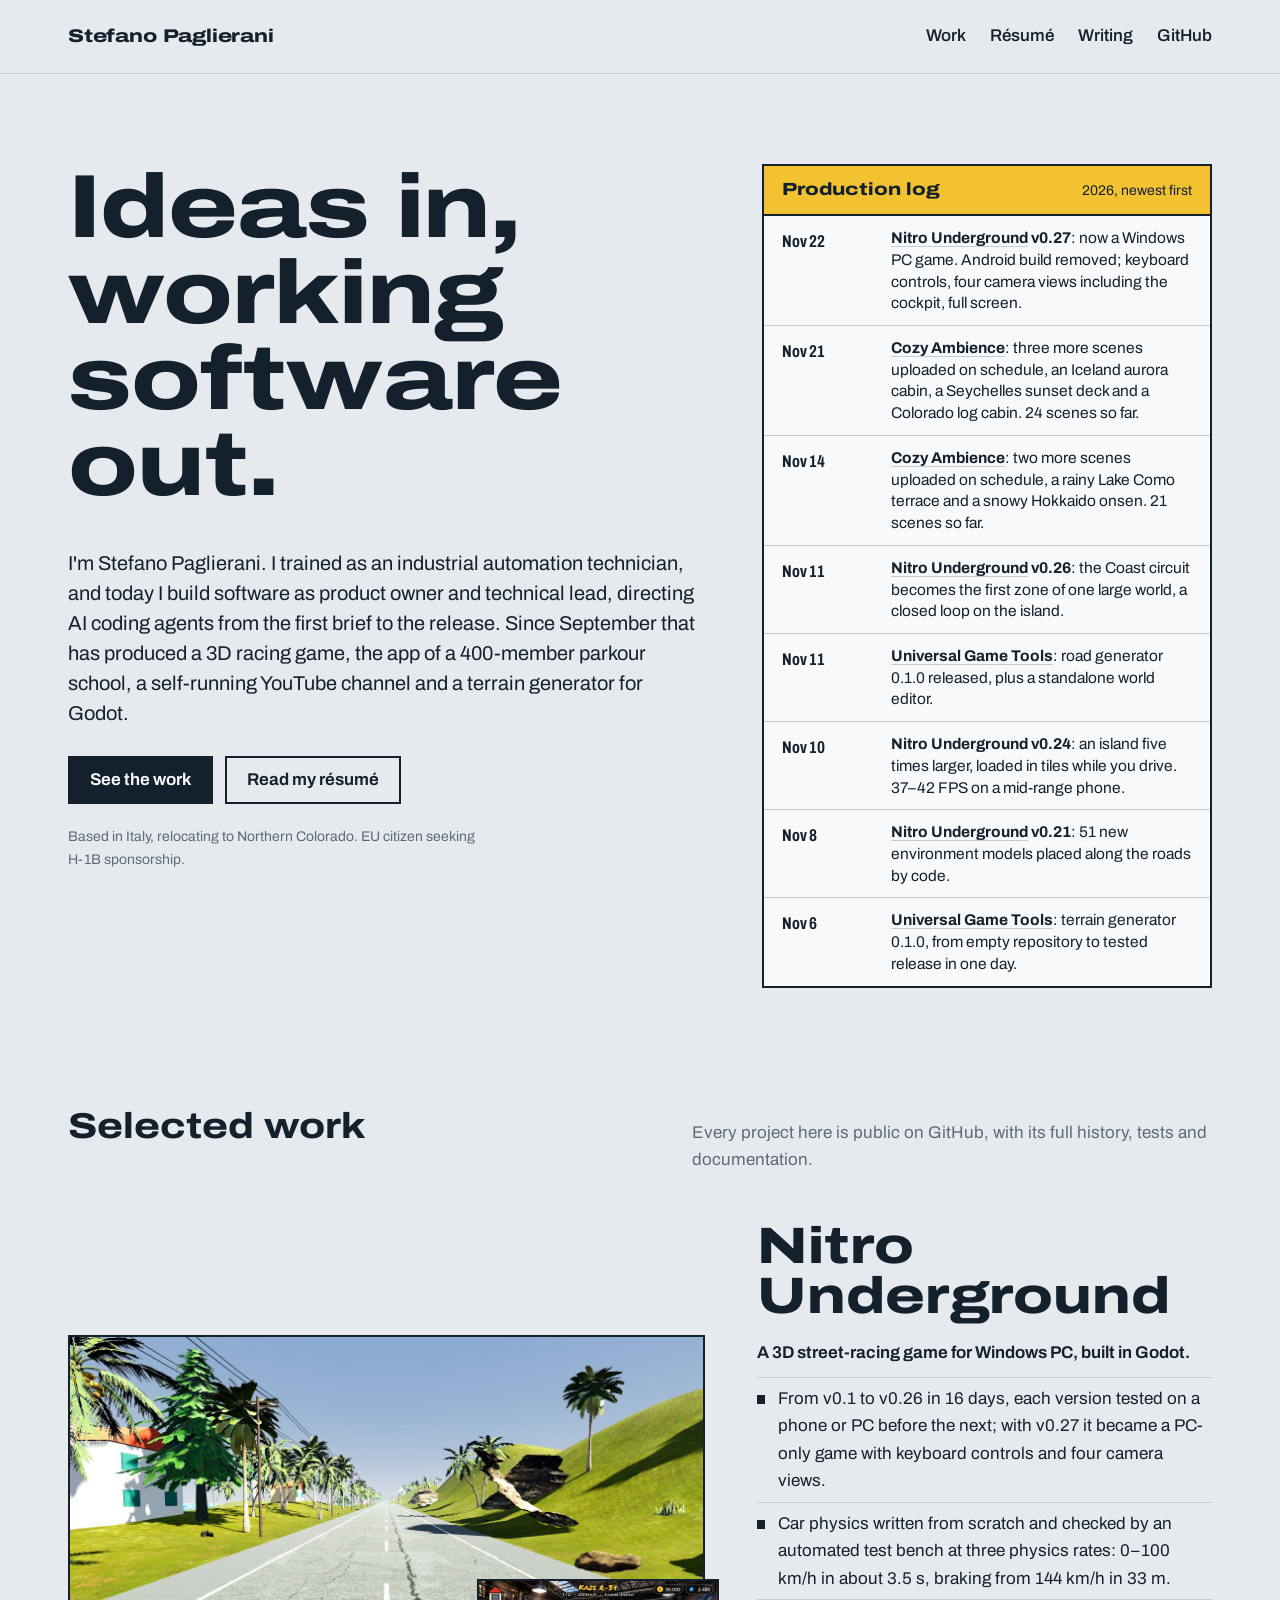
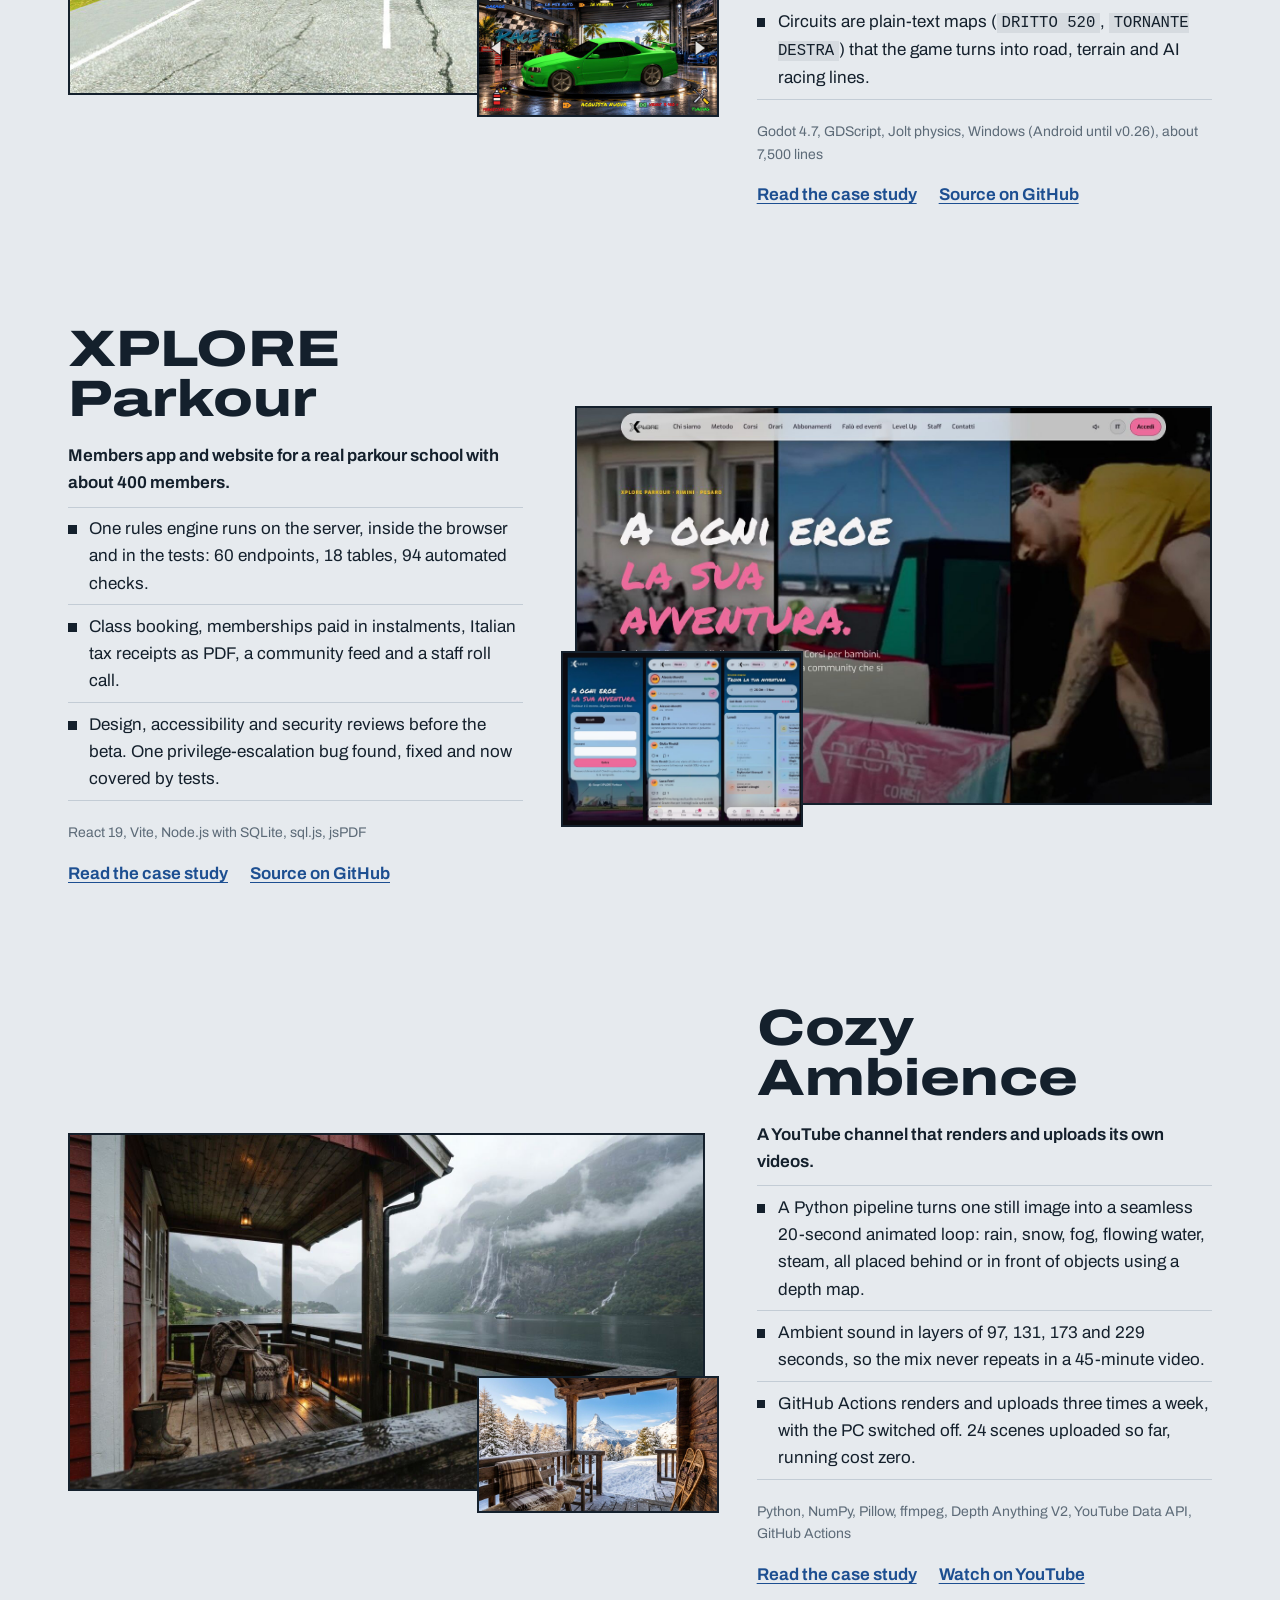
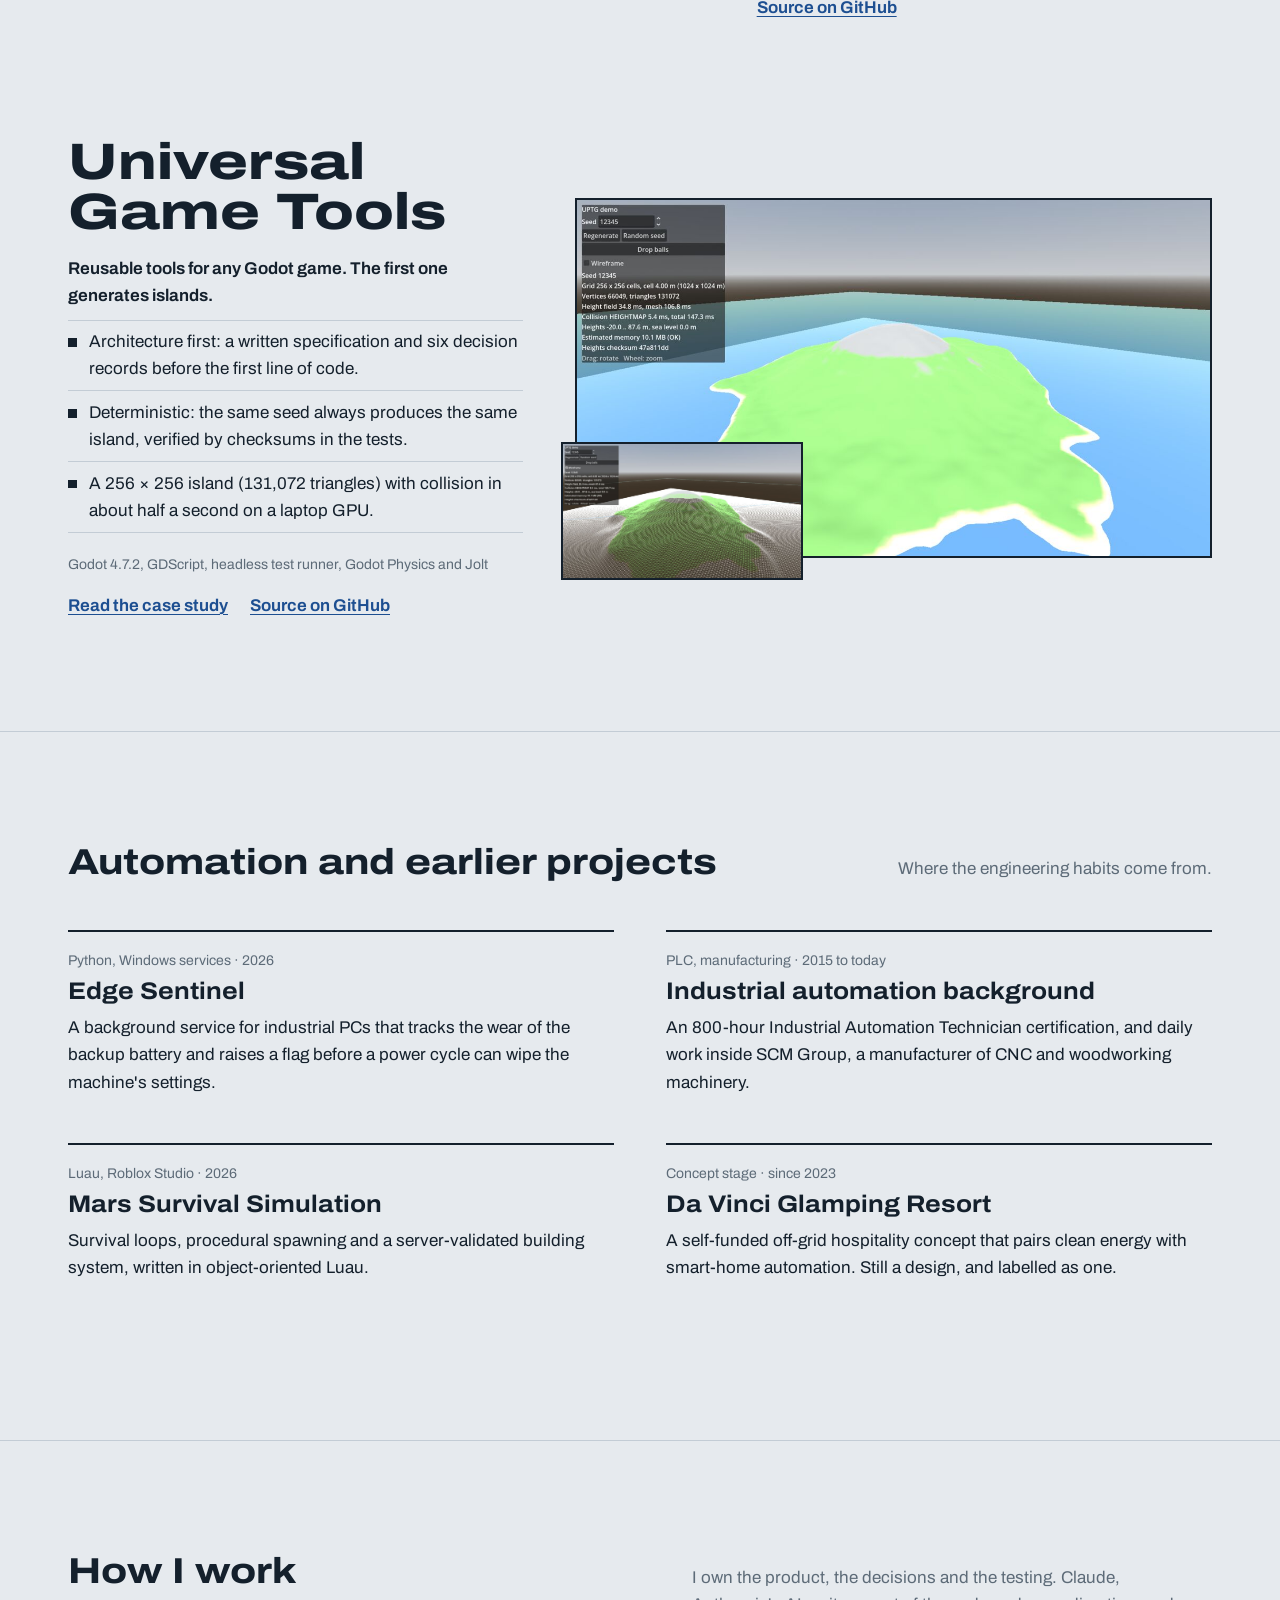
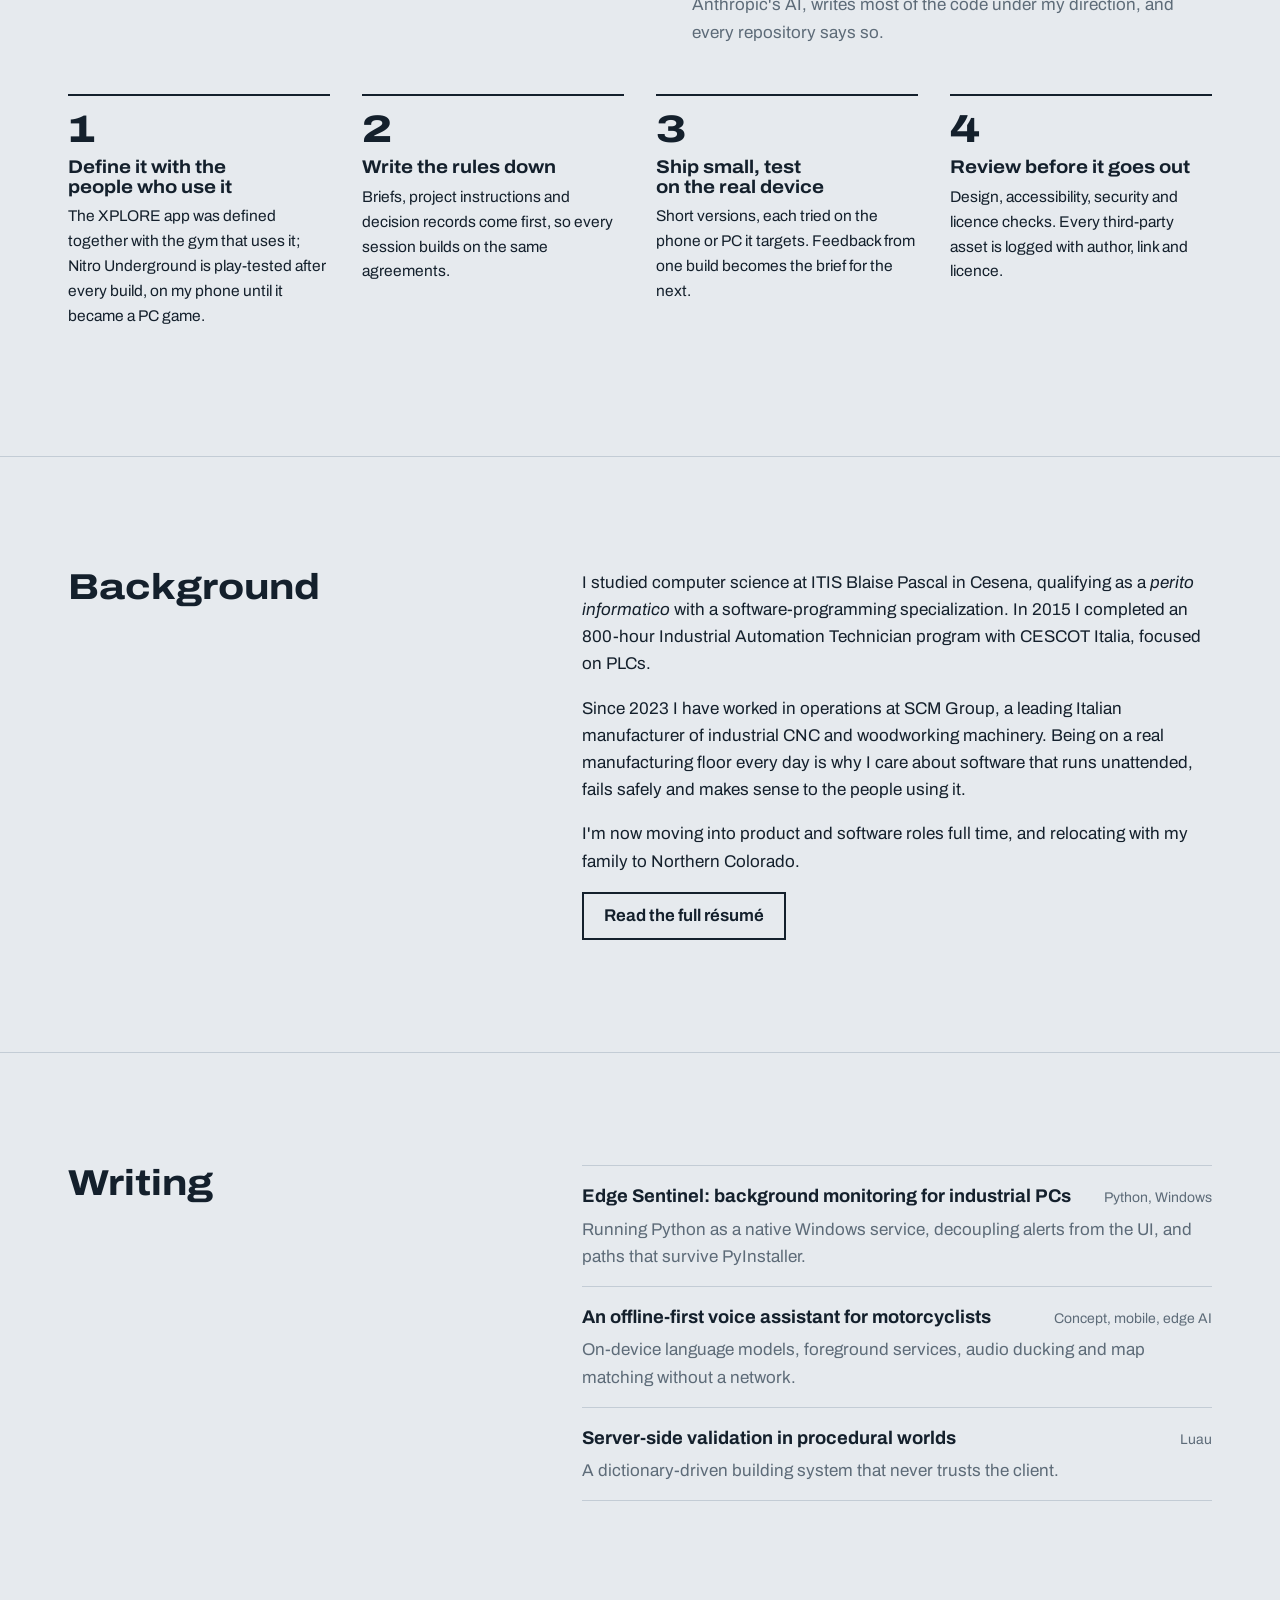
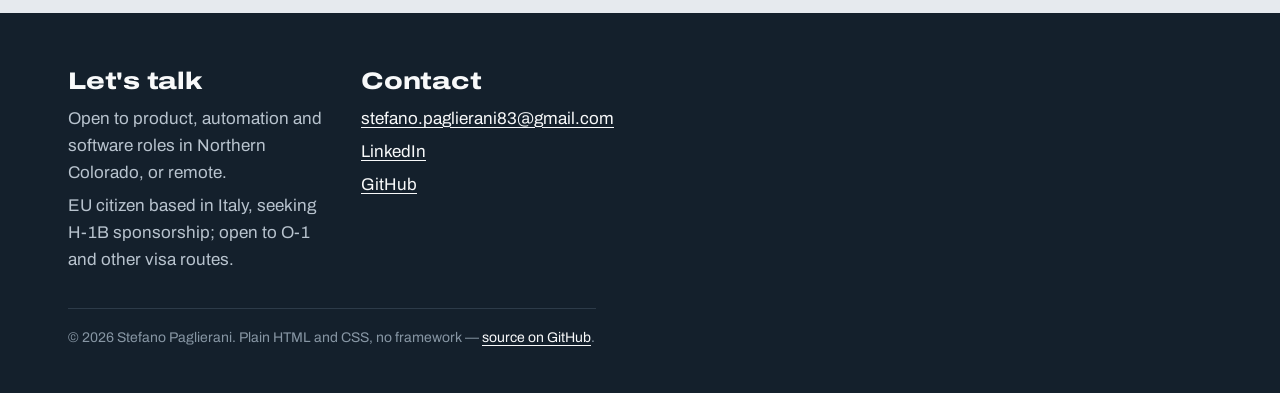
<file: index.html>
<!DOCTYPE html>
<html lang="en">
<head>
<meta charset="UTF-8">
<meta name="viewport" content="width=device-width, initial-scale=1">
<title>Stefano Paglierani — product builder, AI-directed software, industrial automation</title>
<meta name="description" content="Portfolio of Stefano Paglierani: a 3D racing game, a parkour school app, a self-running YouTube channel and a Godot terrain generator, built as product owner directing AI coding agents.">
<meta property="og:title" content="Stefano Paglierani — product builder, AI-directed software, industrial automation">
<meta property="og:description" content="Portfolio of Stefano Paglierani: a 3D racing game, a parkour school app, a self-running YouTube channel and a Godot terrain generator, built as product owner directing AI coding agents.">
<meta property="og:type" content="website">
<meta property="og:image" content="assets/img/nitro/v0.21-costa.jpg">
<meta name="theme-color" content="#e6eaee">
<link rel="icon" href="assets/img/favicon.svg" type="image/svg+xml">
<link rel="preload" href="assets/fonts/archivo-latin-wdth-normal.woff2" as="font" type="font/woff2" crossorigin>
<link rel="stylesheet" href="assets/css/site.css">
<script>document.documentElement.classList.add("js")</script>
</head>
<body>
<a class="skip" href="#main">Skip to content</a>
<header class="site-header">
  <div class="wrap">
    <a class="brand" href="index.html">Stefano Paglierani</a>
    <nav class="site-nav" aria-label="Main"><a href="index.html#work">Work</a><a href="resume.html">Résumé</a><a href="articles.html">Writing</a><a href="https://github.com/stefanopaglierani">GitHub</a></nav>
  </div>
</header>
<main id="main">

<section class="hero">
  <div class="wrap hero-grid">
    <div>
      <h1 class="wide">Ideas in, working software out.</h1>
      <p class="lead">I'm Stefano Paglierani. I trained as an industrial automation technician, and today I build software as product owner and technical lead, directing AI coding agents from the first brief to the release. Since September that has produced a 3D racing game, the app of a 400-member parkour school, a self-running YouTube channel and a terrain generator for Godot.</p>
      <div class="actions">
        <a class="btn solid" href="#work">See the work</a>
        <a class="btn" href="resume.html">Read my résumé</a>
      </div>
      <p class="status-line">Based in Italy, relocating to Northern Colorado. EU citizen seeking H-1B sponsorship.</p>
    </div>
    <aside class="log" aria-labelledby="log-title">
      <div class="log-title"><h2 id="log-title">Production log</h2><span>2026, newest first</span></div>
      <ol>
<li><time datetime="2026-11-22">Nov 22</time><span class="what"><b><a href="project-nitro-underground.html">Nitro Underground</a> v0.27</b>: now a Windows PC game. Android build removed; keyboard controls, four camera views including the cockpit, full screen.</span></li>
<li><time datetime="2026-11-21">Nov 21</time><span class="what"><b><a href="project-cozy-ambience.html">Cozy Ambience</a></b>: three more scenes uploaded on schedule, an Iceland aurora cabin, a Seychelles sunset deck and a Colorado log cabin. 24 scenes so far.</span></li>
<li><time datetime="2026-11-14">Nov 14</time><span class="what"><b><a href="project-cozy-ambience.html">Cozy Ambience</a></b>: two more scenes uploaded on schedule, a rainy Lake Como terrace and a snowy Hokkaido onsen. 21 scenes so far.</span></li>
<li><time datetime="2026-11-11">Nov 11</time><span class="what"><b><a href="project-nitro-underground.html">Nitro Underground</a> v0.26</b>: the Coast circuit becomes the first zone of one large world, a closed loop on the island.</span></li>
<li><time datetime="2026-11-11">Nov 11</time><span class="what"><b><a href="project-universal-game-tools.html">Universal Game Tools</a></b>: road generator 0.1.0 released, plus a standalone world editor.</span></li>
<li><time datetime="2026-11-10">Nov 10</time><span class="what"><b>Nitro Underground v0.24</b>: an island five times larger, loaded in tiles while you drive. 37&ndash;42 FPS on a mid-range phone.</span></li>
<li><time datetime="2026-11-08">Nov 8</time><span class="what"><b><a href="project-nitro-underground.html">Nitro Underground</a> v0.21</b>: 51 new environment models placed along the roads by code.</span></li>
<li><time datetime="2026-11-06">Nov 6</time><span class="what"><b><a href="project-universal-game-tools.html">Universal Game Tools</a></b>: terrain generator 0.1.0, from empty repository to tested release in one day.</span></li>
      </ol>
    </aside>
  </div>
</section>

<section class="section" id="work">
  <div class="wrap">
    <div class="section-head">
      <h2>Selected work</h2>
      <p>Every project here is public on GitHub, with its full history, tests and documentation.</p>
    </div>
    <div class="work">
<article class="work-item">
  <div class="work-media">
    <a href="project-nitro-underground.html" tabindex="-1" aria-hidden="true"><img src="assets/img/nitro/v0.21-costa.jpg" alt="Nitro Underground v0.21: coastal road with palm trees, hills and white houses" width="1280" height="720"></a>
    <img src="assets/img/nitro/v0.20.4-dealer.jpg" alt="The dealer screen with a green coupé on a turntable" width="1280" height="720" loading="lazy" class="inset">
  </div>
  <div class="work-text">
    <h3><a href="project-nitro-underground.html">Nitro Underground</a></h3>
    <p class="kind">A 3D street-racing game for Windows PC, built in Godot.</p>
    <ul class="facts"><li>From v0.1 to v0.26 in 16 days, each version tested on a phone or PC before the next; with v0.27 it became a PC-only game with keyboard controls and four camera views.</li><li>Car physics written from scratch and checked by an automated test bench at three physics rates: 0&ndash;100 km/h in about 3.5 s, braking from 144 km/h in 33 m.</li><li>Circuits are plain-text maps (<code>DRITTO 520</code>, <code>TORNANTE DESTRA</code>) that the game turns into road, terrain and AI racing lines.</li></ul>
    <p class="stack">Godot 4.7, GDScript, Jolt physics, Windows (Android until v0.26), about 7,500 lines</p>
    <div class="links"><a href="project-nitro-underground.html">Read the case study</a><a href="https://github.com/stefanopaglierani/nitro-underground">Source on GitHub</a></div>
  </div>
</article>
<article class="work-item">
  <div class="work-media">
    <a href="project-xplore-parkour.html" tabindex="-1" aria-hidden="true"><img src="assets/img/xplore/site-hero.jpg" alt="XPLORE Parkour website: 'A ogni eroe la sua avventura' over a parkour training video" width="1440" height="900" loading="lazy"></a>
    <img src="assets/img/xplore/app-screens-left.jpg" alt="Three app screens: sign-in, community feed and the weekly class timetable" width="1000" height="723" loading="lazy" class="inset">
  </div>
  <div class="work-text">
    <h3><a href="project-xplore-parkour.html">XPLORE Parkour</a></h3>
    <p class="kind">Members app and website for a real parkour school with about 400 members.</p>
    <ul class="facts"><li>One rules engine runs on the server, inside the browser and in the tests: 60 endpoints, 18 tables, 94 automated checks.</li><li>Class booking, memberships paid in instalments, Italian tax receipts as PDF, a community feed and a staff roll call.</li><li>Design, accessibility and security reviews before the beta. One privilege-escalation bug found, fixed and now covered by tests.</li></ul>
    <p class="stack">React 19, Vite, Node.js with SQLite, sql.js, jsPDF</p>
    <div class="links"><a href="project-xplore-parkour.html">Read the case study</a><a href="https://github.com/stefanopaglierani/xplore-parkour-app">Source on GitHub</a></div>
  </div>
</article>
<article class="work-item">
  <div class="work-media">
    <a href="project-cozy-ambience.html" tabindex="-1" aria-hidden="true"><img src="assets/img/cozy/fjord-porch-rain.jpg" alt="A wooden porch above a Norwegian fjord in the rain, with a lantern and a blanket" width="1376" height="768" loading="lazy"></a>
    <img src="assets/img/cozy/zermatt-snow-porch.jpg" alt="A snowy porch facing the Matterhorn, with a blanket and snowshoes" width="1376" height="768" loading="lazy" class="inset">
  </div>
  <div class="work-text">
    <h3><a href="project-cozy-ambience.html">Cozy Ambience</a></h3>
    <p class="kind">A YouTube channel that renders and uploads its own videos.</p>
    <ul class="facts"><li>A Python pipeline turns one still image into a seamless 20-second animated loop: rain, snow, fog, flowing water, steam, all placed behind or in front of objects using a depth map.</li><li>Ambient sound in layers of 97, 131, 173 and 229 seconds, so the mix never repeats in a 45-minute video.</li><li>GitHub Actions renders and uploads three times a week, with the PC switched off. 24 scenes uploaded so far, running cost zero.</li></ul>
    <p class="stack">Python, NumPy, Pillow, ffmpeg, Depth Anything V2, YouTube Data API, GitHub Actions</p>
    <div class="links"><a href="project-cozy-ambience.html">Read the case study</a><a href="https://www.youtube.com/@relaxing-video-b1k">Watch on YouTube</a><a href="https://github.com/stefanopaglierani/cozy-ambience">Source on GitHub</a></div>
  </div>
</article>
<article class="work-item">
  <div class="work-media">
    <a href="project-universal-game-tools.html" tabindex="-1" aria-hidden="true"><img src="assets/img/ugt/uptg_12345_solid.jpg" alt="A generated island with sandy coast, green slopes and a rocky peak, seed 12345" width="1200" height="675" loading="lazy"></a>
    <img src="assets/img/ugt/uptg_12345_wire.jpg" alt="The same island in wireframe, showing the triangle grid" width="1200" height="675" loading="lazy" class="inset">
  </div>
  <div class="work-text">
    <h3><a href="project-universal-game-tools.html">Universal Game Tools</a></h3>
    <p class="kind">Reusable tools for any Godot game. The first one generates islands.</p>
    <ul class="facts"><li>Architecture first: a written specification and six decision records before the first line of code.</li><li>Deterministic: the same seed always produces the same island, verified by checksums in the tests.</li><li>A 256 &times; 256 island (131,072 triangles) with collision in about half a second on a laptop GPU.</li></ul>
    <p class="stack">Godot 4.7.2, GDScript, headless test runner, Godot Physics and Jolt</p>
    <div class="links"><a href="project-universal-game-tools.html">Read the case study</a><a href="https://github.com/stefanopaglierani/universal-game-tools">Source on GitHub</a></div>
  </div>
</article>
    </div>
  </div>
</section>

<section class="section" id="more">
  <div class="wrap">
    <div class="section-head">
      <h2>Automation and earlier projects</h2>
      <p>Where the engineering habits come from.</p>
    </div>
    <div class="register">
      <article>
        <p class="meta">Python, Windows services &middot; 2026</p>
        <h3><a href="project-edge-sentinel.html">Edge Sentinel</a></h3>
        <p>A background service for industrial PCs that tracks the wear of the backup battery and raises a flag before a power cycle can wipe the machine's settings.</p>
      </article>
      <article>
        <p class="meta">PLC, manufacturing &middot; 2015 to today</p>
        <h3><a href="project-cnc.html">Industrial automation background</a></h3>
        <p>An 800-hour Industrial Automation Technician certification, and daily work inside SCM Group, a manufacturer of CNC and woodworking machinery.</p>
      </article>
      <article>
        <p class="meta">Luau, Roblox Studio &middot; 2026</p>
        <h3><a href="project-mars.html">Mars Survival Simulation</a></h3>
        <p>Survival loops, procedural spawning and a server-validated building system, written in object-oriented Luau.</p>
      </article>
      <article>
        <p class="meta">Concept stage &middot; since 2023</p>
        <h3><a href="project-integration.html">Da Vinci Glamping Resort</a></h3>
        <p>A self-funded off-grid hospitality concept that pairs clean energy with smart-home automation. Still a design, and labelled as one.</p>
      </article>
    </div>
  </div>
</section>

<section class="section" id="how">
  <div class="wrap">
    <div class="section-head">
      <h2>How I work</h2>
      <p>I own the product, the decisions and the testing. Claude, Anthropic's AI, writes most of the code under my direction, and every repository says so.</p>
    </div>
    <ol class="process">
      <li><h3>Define it with the people who use it</h3><p>The XPLORE app was defined together with the gym that uses it; Nitro Underground is play-tested after every build, on my phone until it became a PC game.</p></li>
      <li><h3>Write the rules down</h3><p>Briefs, project instructions and decision records come first, so every session builds on the same agreements.</p></li>
      <li><h3>Ship small, test on the real device</h3><p>Short versions, each tried on the phone or PC it targets. Feedback from one build becomes the brief for the next.</p></li>
      <li><h3>Review before it goes out</h3><p>Design, accessibility, security and licence checks. Every third-party asset is logged with author, link and licence.</p></li>
    </ol>
  </div>
</section>

<section class="section" id="background">
  <div class="wrap split">
    <h2>Background</h2>
    <div>
      <p>I studied computer science at ITIS Blaise Pascal in Cesena, qualifying as a <i>perito informatico</i> with a software-programming specialization. In 2015 I completed an 800-hour Industrial Automation Technician program with CESCOT Italia, focused on PLCs.</p>
      <p>Since 2023 I have worked in operations at SCM Group, a leading Italian manufacturer of industrial CNC and woodworking machinery. Being on a real manufacturing floor every day is why I care about software that runs unattended, fails safely and makes sense to the people using it.</p>
      <p>I'm now moving into product and software roles full time, and relocating with my family to Northern Colorado.</p>
      <div class="actions"><a class="btn" href="resume.html">Read the full résumé</a></div>
    </div>
  </div>
</section>

<section class="section" id="writing">
  <div class="wrap split">
    <h2>Writing</h2>
    <ul class="writing">
      <li><a href="project-edge-sentinel.html">Edge Sentinel: background monitoring for industrial PCs</a><span>Python, Windows</span><p>Running Python as a native Windows service, decoupling alerts from the UI, and paths that survive PyInstaller.</p></li>
      <li><a href="article-motorcycle-ai.html">An offline-first voice assistant for motorcyclists</a><span>Concept, mobile, edge AI</span><p>On-device language models, foreground services, audio ducking and map matching without a network.</p></li>
      <li><a href="article-luau-architecture.html">Server-side validation in procedural worlds</a><span>Luau</span><p>A dictionary-driven building system that never trusts the client.</p></li>
    </ul>
  </div>
</section>

</main>
<footer class="site-footer">
  <div class="wrap">
    <div>
      <h2 class="wide">Let's talk</h2>
      <p>Open to product, automation and software roles in Northern Colorado, or remote.</p>
      <p>EU citizen based in Italy, seeking H-1B sponsorship; open to O-1 and other visa routes.</p>
    </div>
    <div>
      <h2 class="wide">Contact</h2>
      <p><a href="mailto:stefano.paglierani83@gmail.com">stefano.paglierani83@gmail.com</a></p>
      <p><a href="https://www.linkedin.com/in/stefano-paglierani-a4067a398/">LinkedIn</a></p>
      <p><a href="https://github.com/stefanopaglierani">GitHub</a></p>
    </div>
    <p class="fine">&copy; 2026 Stefano Paglierani. Plain HTML and CSS, no framework &mdash; <a href="https://github.com/stefanopaglierani/Portfolio">source on GitHub</a>.</p>
  </div>
</footer>
<script src="assets/js/site.js" defer></script>
</body>
</html>
</file>
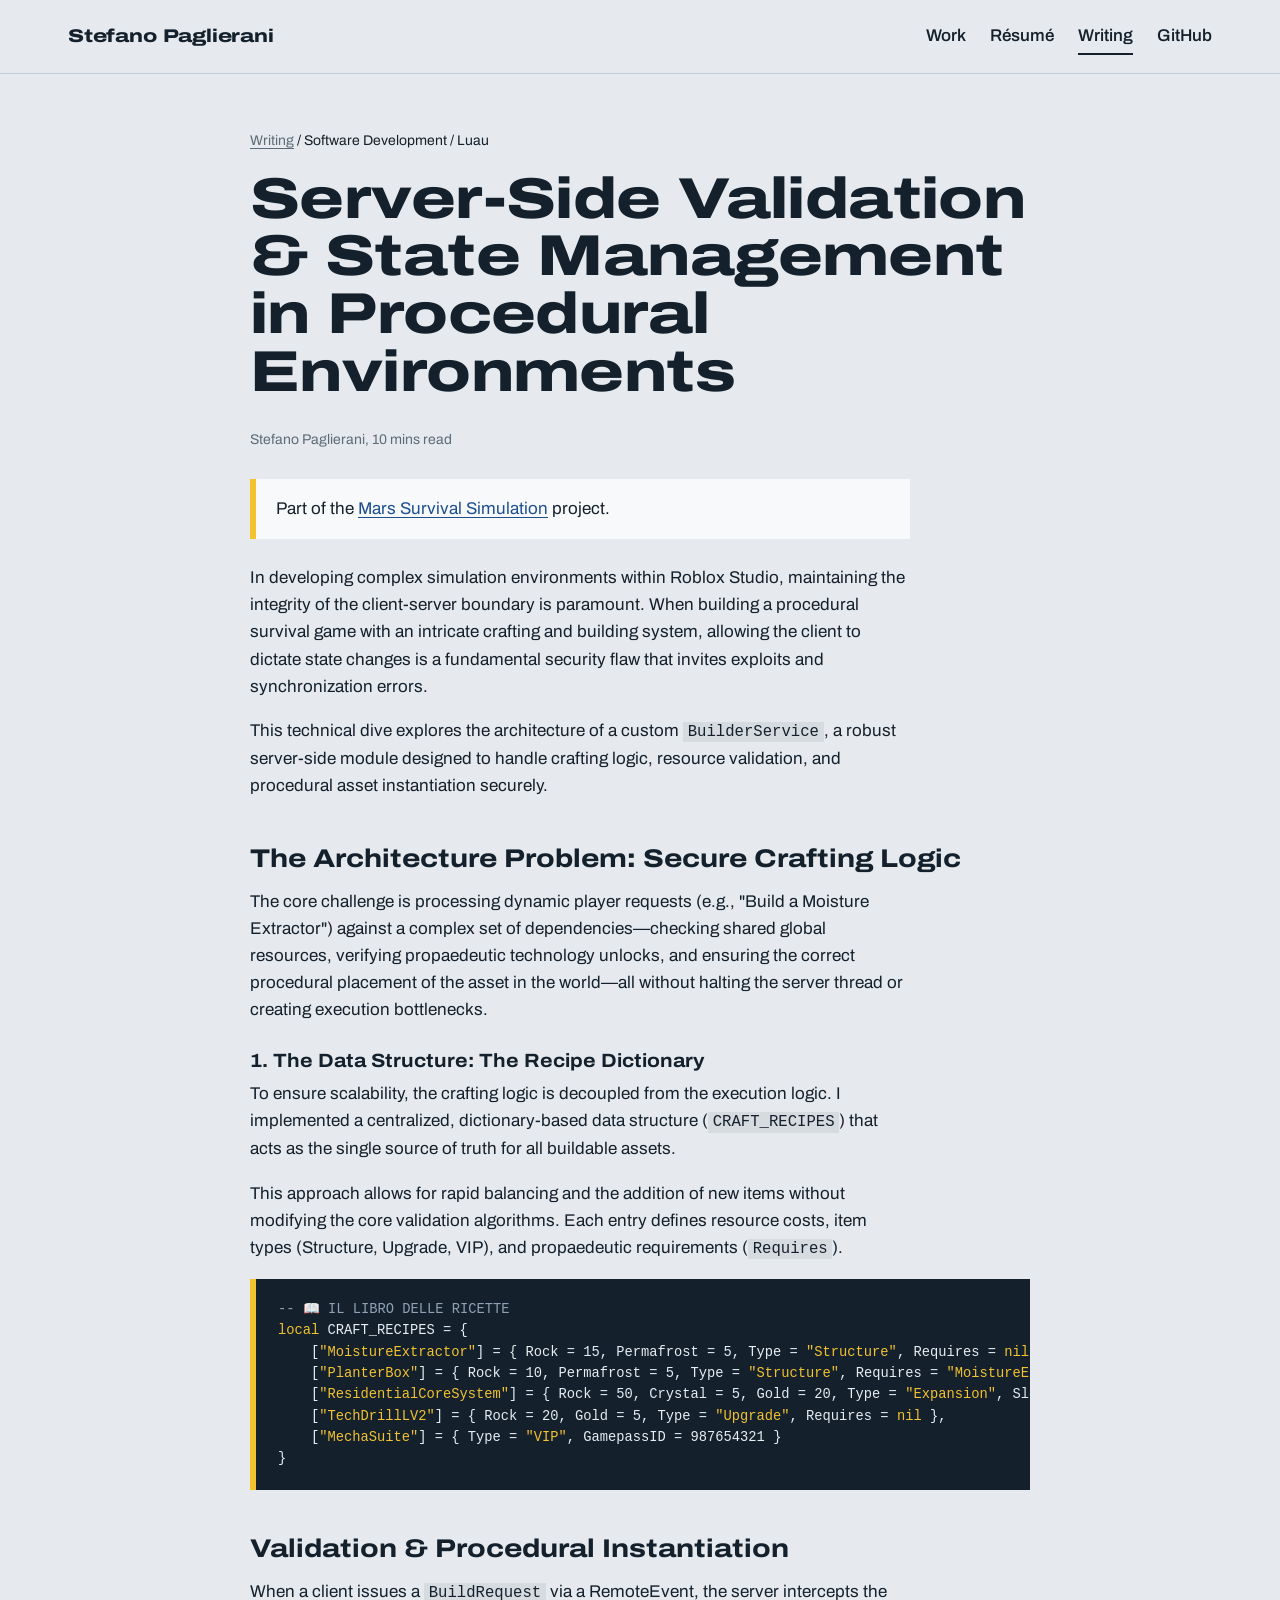
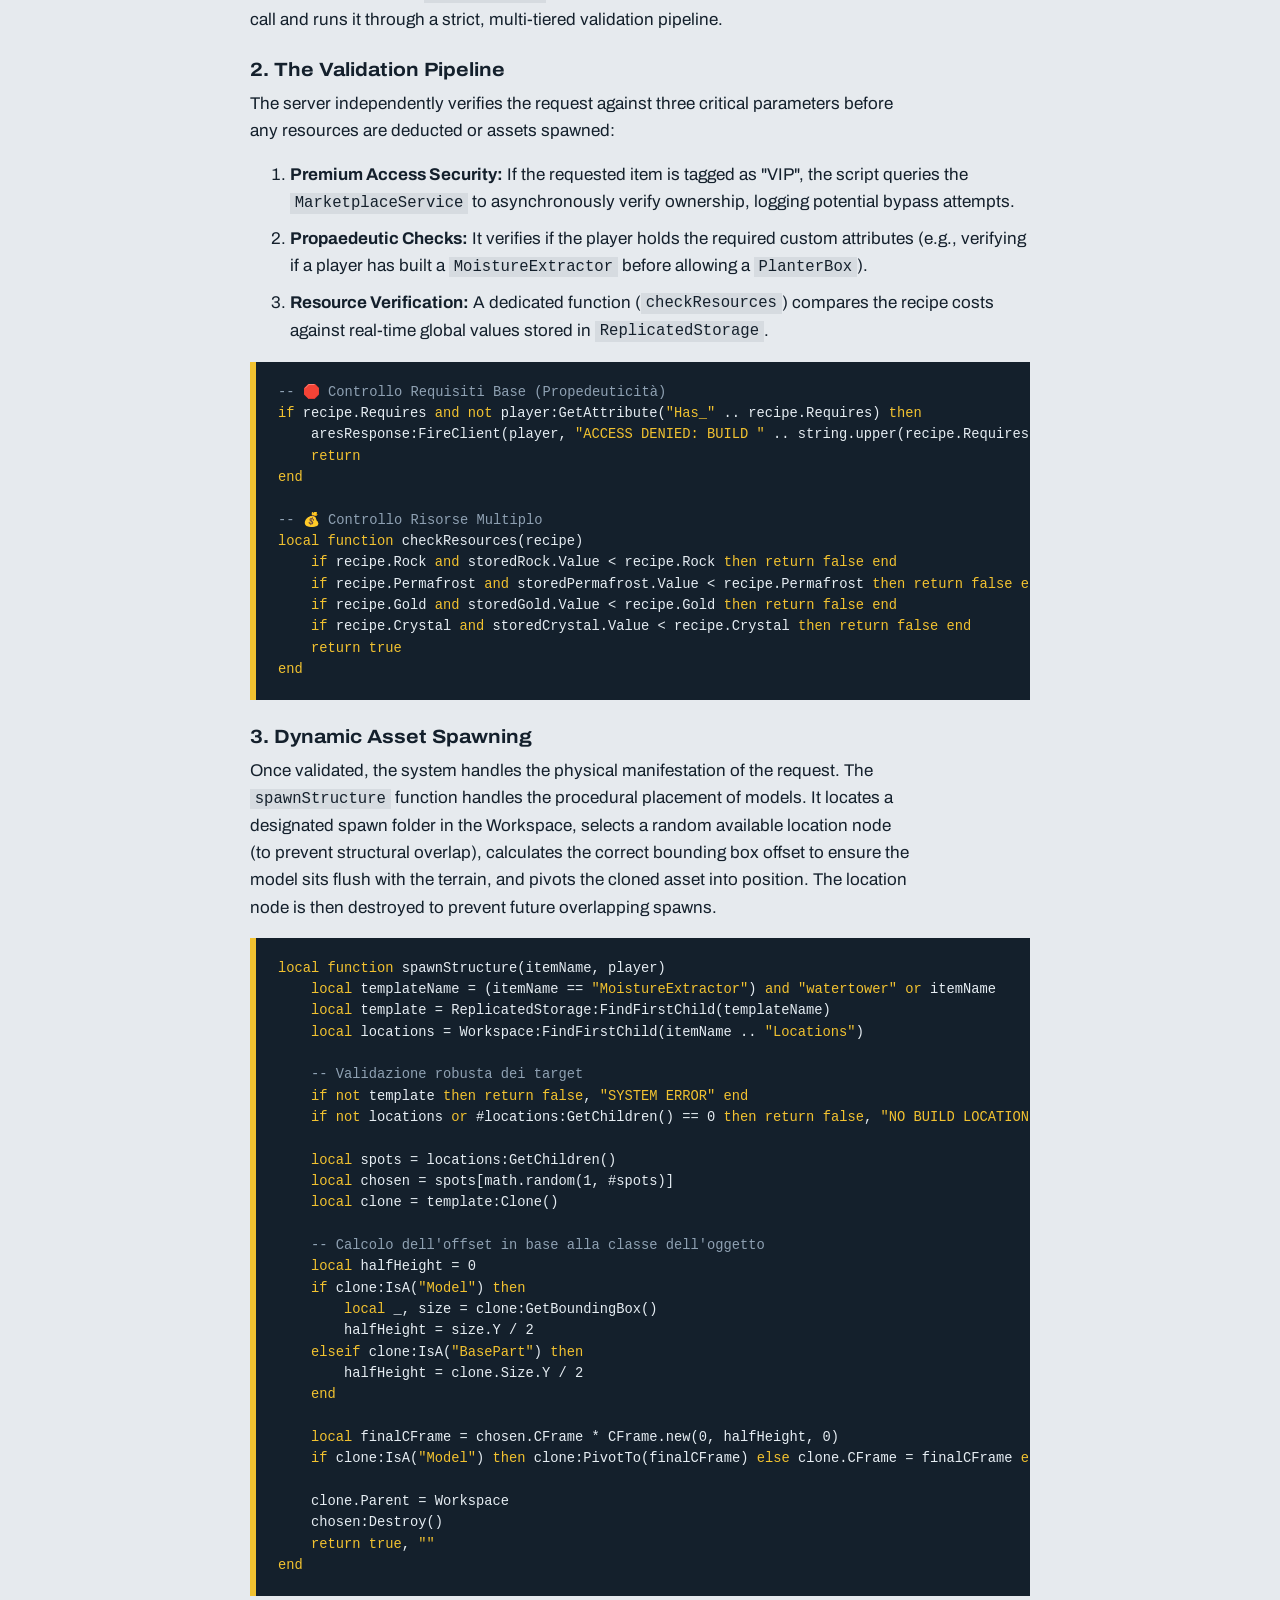
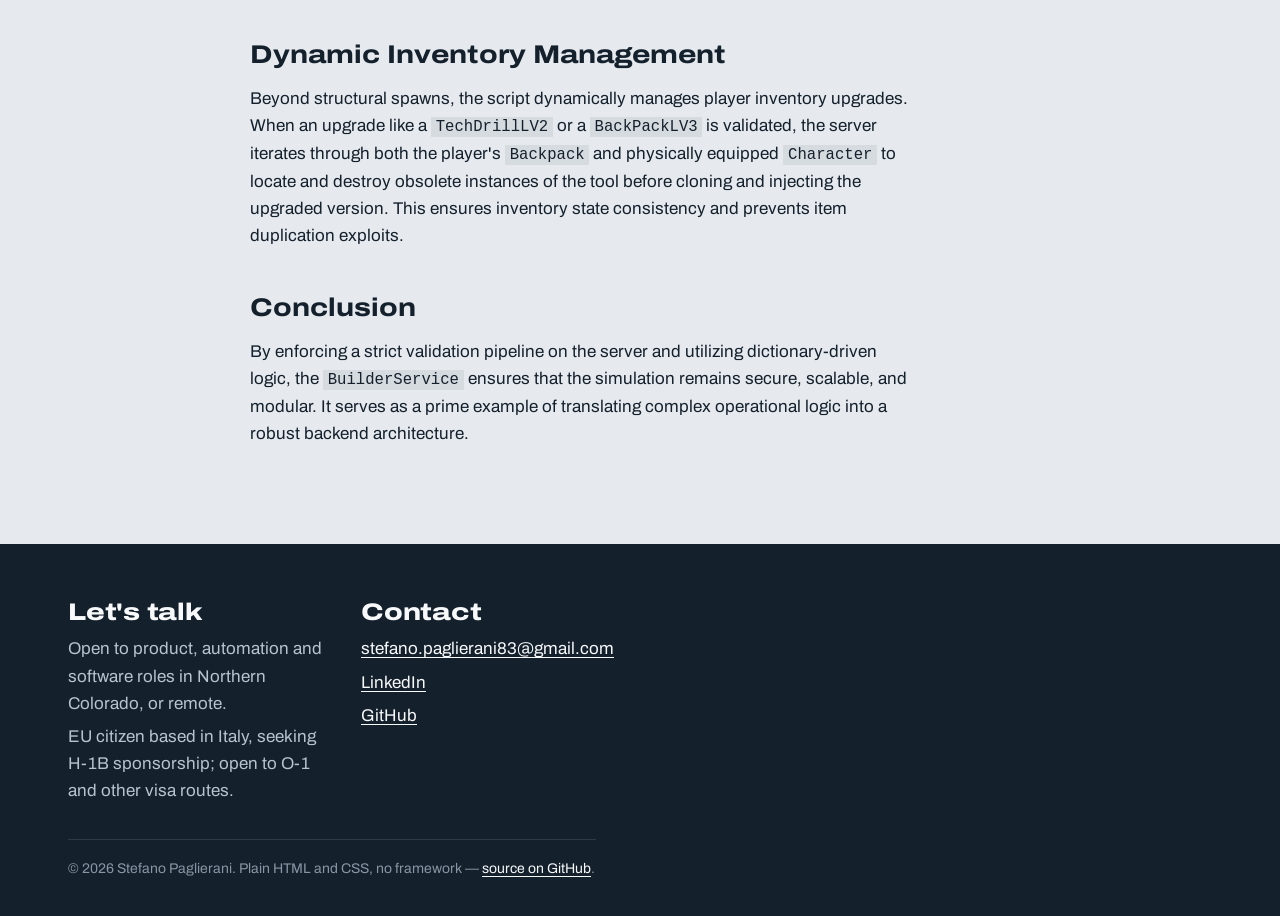
<file: article-luau-architecture.html>
<!DOCTYPE html>
<html lang="en">
<head>
<meta charset="UTF-8">
<meta name="viewport" content="width=device-width, initial-scale=1">
<title>Server-side validation in procedural worlds | Stefano Paglierani</title>
<meta name="description" content="A dictionary-driven, server-validated building system in Luau: recipes, prerequisite checks, resource verification and procedural placement.">
<meta property="og:title" content="Server-side validation in procedural worlds | Stefano Paglierani">
<meta property="og:description" content="A dictionary-driven, server-validated building system in Luau: recipes, prerequisite checks, resource verification and procedural placement.">
<meta property="og:type" content="website">
<meta name="theme-color" content="#e6eaee">
<link rel="icon" href="assets/img/favicon.svg" type="image/svg+xml">
<link rel="preload" href="assets/fonts/archivo-latin-wdth-normal.woff2" as="font" type="font/woff2" crossorigin>
<link rel="stylesheet" href="assets/css/site.css">
<script>document.documentElement.classList.add("js")</script>
</head>
<body>
<a class="skip" href="#main">Skip to content</a>
<header class="site-header">
  <div class="wrap">
    <a class="brand" href="index.html">Stefano Paglierani</a>
    <nav class="site-nav" aria-label="Main"><a href="index.html#work">Work</a><a href="resume.html">Résumé</a><a href="articles.html" aria-current="page">Writing</a><a href="https://github.com/stefanopaglierani">GitHub</a></nav>
  </div>
</header>
<main id="main">
<div class="wrap"><article class="article">
  <p class="crumbs"><a href="articles.html">Writing</a> / Software Development / Luau</p>
  <h1 class="wide">Server-Side Validation & State Management in Procedural Environments</h1>
  <p class="byline">Stefano Paglierani, 10 mins read</p>
  <div class="callout"><p>Part of the <a href="project-mars.html">Mars Survival Simulation</a> project.</p></div>

        
        <p>In developing complex simulation environments within Roblox Studio, maintaining the integrity of the client-server boundary is paramount. When building a procedural survival game with an intricate crafting and building system, allowing the client to dictate state changes is a fundamental security flaw that invites exploits and synchronization errors.</p>
        
        <p>This technical dive explores the architecture of a custom <code>BuilderService</code>, a robust server-side module designed to handle crafting logic, resource validation, and procedural asset instantiation securely.</p>

        <h2>The Architecture Problem: Secure Crafting Logic</h2>
        <p>The core challenge is processing dynamic player requests (e.g., "Build a Moisture Extractor") against a complex set of dependencies—checking shared global resources, verifying propaedeutic technology unlocks, and ensuring the correct procedural placement of the asset in the world—all without halting the server thread or creating execution bottlenecks.</p>

        <h3>1. The Data Structure: The Recipe Dictionary</h3>
        <p>To ensure scalability, the crafting logic is decoupled from the execution logic. I implemented a centralized, dictionary-based data structure (<code>CRAFT_RECIPES</code>) that acts as the single source of truth for all buildable assets.</p>
        
        <p>This approach allows for rapid balancing and the addition of new items without modifying the core validation algorithms. Each entry defines resource costs, item types (Structure, Upgrade, VIP), and propaedeutic requirements (<code>Requires</code>).</p>

        <pre class="code"><code><span class="c">-- 📖 IL LIBRO DELLE RICETTE</span>
<span class="k">local</span> CRAFT_RECIPES = {
    [<span class="k">"MoistureExtractor"</span>] = { Rock = 15, Permafrost = 5, Type = <span class="k">"Structure"</span>, Requires = <span class="k">nil</span> },
    [<span class="k">"PlanterBox"</span>] = { Rock = 10, Permafrost = 5, Type = <span class="k">"Structure"</span>, Requires = <span class="k">"MoistureExtractor"</span> },
    [<span class="k">"ResidentialCoreSystem"</span>] = { Rock = 50, Crystal = 5, Gold = 20, Type = <span class="k">"Expansion"</span>, Slot = <span class="k">"Slot_Residential"</span>, Blueprint = <span class="k">"Residential"</span> },
    [<span class="k">"TechDrillLV2"</span>] = { Rock = 20, Gold = 5, Type = <span class="k">"Upgrade"</span>, Requires = <span class="k">nil</span> },
    [<span class="k">"MechaSuite"</span>] = { Type = <span class="k">"VIP"</span>, GamepassID = 987654321 }      
}</code></pre>

        <h2>Validation & Procedural Instantiation</h2>
        <p>When a client issues a <code>BuildRequest</code> via a RemoteEvent, the server intercepts the call and runs it through a strict, multi-tiered validation pipeline.</p>

        <h3>2. The Validation Pipeline</h3>
        <p>The server independently verifies the request against three critical parameters before any resources are deducted or assets spawned:</p>
        <ol>
            <li><strong>Premium Access Security:</strong> If the requested item is tagged as "VIP", the script queries the <code>MarketplaceService</code> to asynchronously verify ownership, logging potential bypass attempts.</li>
            <li><strong>Propaedeutic Checks:</strong> It verifies if the player holds the required custom attributes (e.g., verifying if a player has built a <code>MoistureExtractor</code> before allowing a <code>PlanterBox</code>).</li>
            <li><strong>Resource Verification:</strong> A dedicated function (<code>checkResources</code>) compares the recipe costs against real-time global values stored in <code>ReplicatedStorage</code>.</li>
        </ol>

        <pre class="code"><code><span class="c">-- 🛑 Controllo Requisiti Base (Propedeuticità)</span>
<span class="k">if</span> recipe.Requires <span class="k">and not</span> player:GetAttribute(<span class="k">"Has_"</span> .. recipe.Requires) <span class="k">then</span>
    aresResponse:FireClient(player, <span class="k">"ACCESS DENIED: BUILD "</span> .. string.upper(recipe.Requires) .. <span class="k">" FIRST."</span>, <span class="k">true</span>)
    <span class="k">return</span>
<span class="k">end</span>

<span class="c">-- 💰 Controllo Risorse Multiplo</span>
<span class="k">local function</span> checkResources(recipe)
    <span class="k">if</span> recipe.Rock <span class="k">and</span> storedRock.Value < recipe.Rock <span class="k">then return false end</span>
    <span class="k">if</span> recipe.Permafrost <span class="k">and</span> storedPermafrost.Value < recipe.Permafrost <span class="k">then return false end</span>
    <span class="k">if</span> recipe.Gold <span class="k">and</span> storedGold.Value < recipe.Gold <span class="k">then return false end</span>
    <span class="k">if</span> recipe.Crystal <span class="k">and</span> storedCrystal.Value < recipe.Crystal <span class="k">then return false end</span>
    <span class="k">return true</span>
<span class="k">end</span></code></pre>

        <h3>3. Dynamic Asset Spawning</h3>
        <p>Once validated, the system handles the physical manifestation of the request. The <code>spawnStructure</code> function handles the procedural placement of models. It locates a designated spawn folder in the Workspace, selects a random available location node (to prevent structural overlap), calculates the correct bounding box offset to ensure the model sits flush with the terrain, and pivots the cloned asset into position. The location node is then destroyed to prevent future overlapping spawns.</p>

        <pre class="code"><code><span class="k">local function</span> spawnStructure(itemName, player)
    <span class="k">local</span> templateName = (itemName == <span class="k">"MoistureExtractor"</span>) <span class="k">and "watertower" or</span> itemName
    <span class="k">local</span> template = ReplicatedStorage:FindFirstChild(templateName)
    <span class="k">local</span> locations = Workspace:FindFirstChild(itemName .. <span class="k">"Locations"</span>)

    <span class="c">-- Validazione robusta dei target</span>
    <span class="k">if not</span> template <span class="k">then return false</span>, <span class="k">"SYSTEM ERROR" end</span>
    <span class="k">if not</span> locations <span class="k">or</span> #locations:GetChildren() == 0 <span class="k">then return false</span>, <span class="k">"NO BUILD LOCATION" end</span>

    <span class="k">local</span> spots = locations:GetChildren()
    <span class="k">local</span> chosen = spots[math.random(1, #spots)]
    <span class="k">local</span> clone = template:Clone()

    <span class="c">-- Calcolo dell'offset in base alla classe dell'oggetto</span>
    <span class="k">local</span> halfHeight = 0
    <span class="k">if</span> clone:IsA(<span class="k">"Model"</span>) <span class="k">then</span>
        <span class="k">local</span> _, size = clone:GetBoundingBox()
        halfHeight = size.Y / 2
    <span class="k">elseif</span> clone:IsA(<span class="k">"BasePart"</span>) <span class="k">then</span>
        halfHeight = clone.Size.Y / 2
    <span class="k">end</span>

    <span class="k">local</span> finalCFrame = chosen.CFrame * CFrame.new(0, halfHeight, 0)
    <span class="k">if</span> clone:IsA(<span class="k">"Model"</span>) <span class="k">then</span> clone:PivotTo(finalCFrame) <span class="k">else</span> clone.CFrame = finalCFrame <span class="k">end</span>

    clone.Parent = Workspace
    chosen:Destroy()
    <span class="k">return true</span>, <span class="k">""</span>
<span class="k">end</span></code></pre>

        <h2>Dynamic Inventory Management</h2>
        <p>Beyond structural spawns, the script dynamically manages player inventory upgrades. When an upgrade like a <code>TechDrillLV2</code> or a <code>BackPackLV3</code> is validated, the server iterates through both the player's <code>Backpack</code> and physically equipped <code>Character</code> to locate and destroy obsolete instances of the tool before cloning and injecting the upgraded version. This ensures inventory state consistency and prevents item duplication exploits.</p>

        <h2>Conclusion</h2>
        <p>By enforcing a strict validation pipeline on the server and utilizing dictionary-driven logic, the <code>BuilderService</code> ensures that the simulation remains secure, scalable, and modular. It serves as a prime example of translating complex operational logic into a robust backend architecture.</p>

    
</article></div>
</main>
<footer class="site-footer">
  <div class="wrap">
    <div>
      <h2 class="wide">Let's talk</h2>
      <p>Open to product, automation and software roles in Northern Colorado, or remote.</p>
      <p>EU citizen based in Italy, seeking H-1B sponsorship; open to O-1 and other visa routes.</p>
    </div>
    <div>
      <h2 class="wide">Contact</h2>
      <p><a href="mailto:stefano.paglierani83@gmail.com">stefano.paglierani83@gmail.com</a></p>
      <p><a href="https://www.linkedin.com/in/stefano-paglierani-a4067a398/">LinkedIn</a></p>
      <p><a href="https://github.com/stefanopaglierani">GitHub</a></p>
    </div>
    <p class="fine">&copy; 2026 Stefano Paglierani. Plain HTML and CSS, no framework &mdash; <a href="https://github.com/stefanopaglierani/Portfolio">source on GitHub</a>.</p>
  </div>
</footer>
<script src="assets/js/site.js" defer></script>
</body>
</html>
</file>
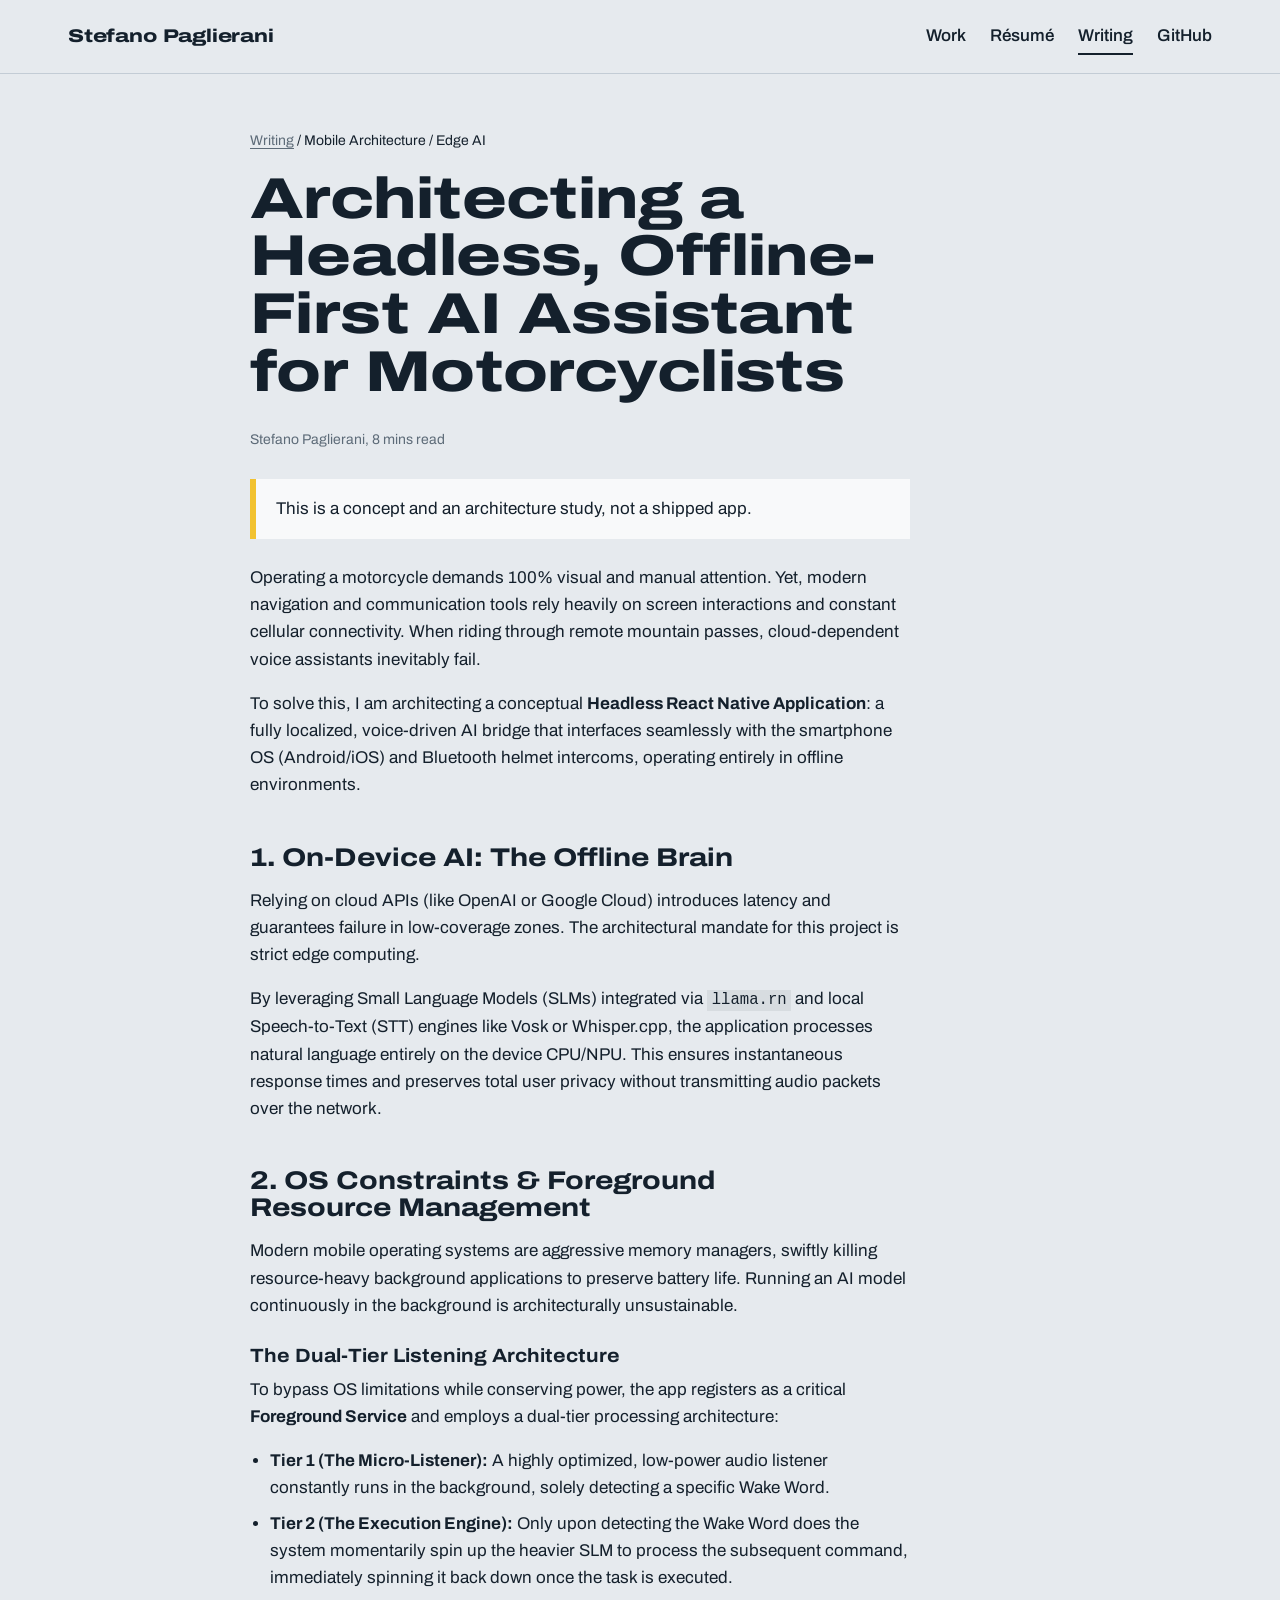
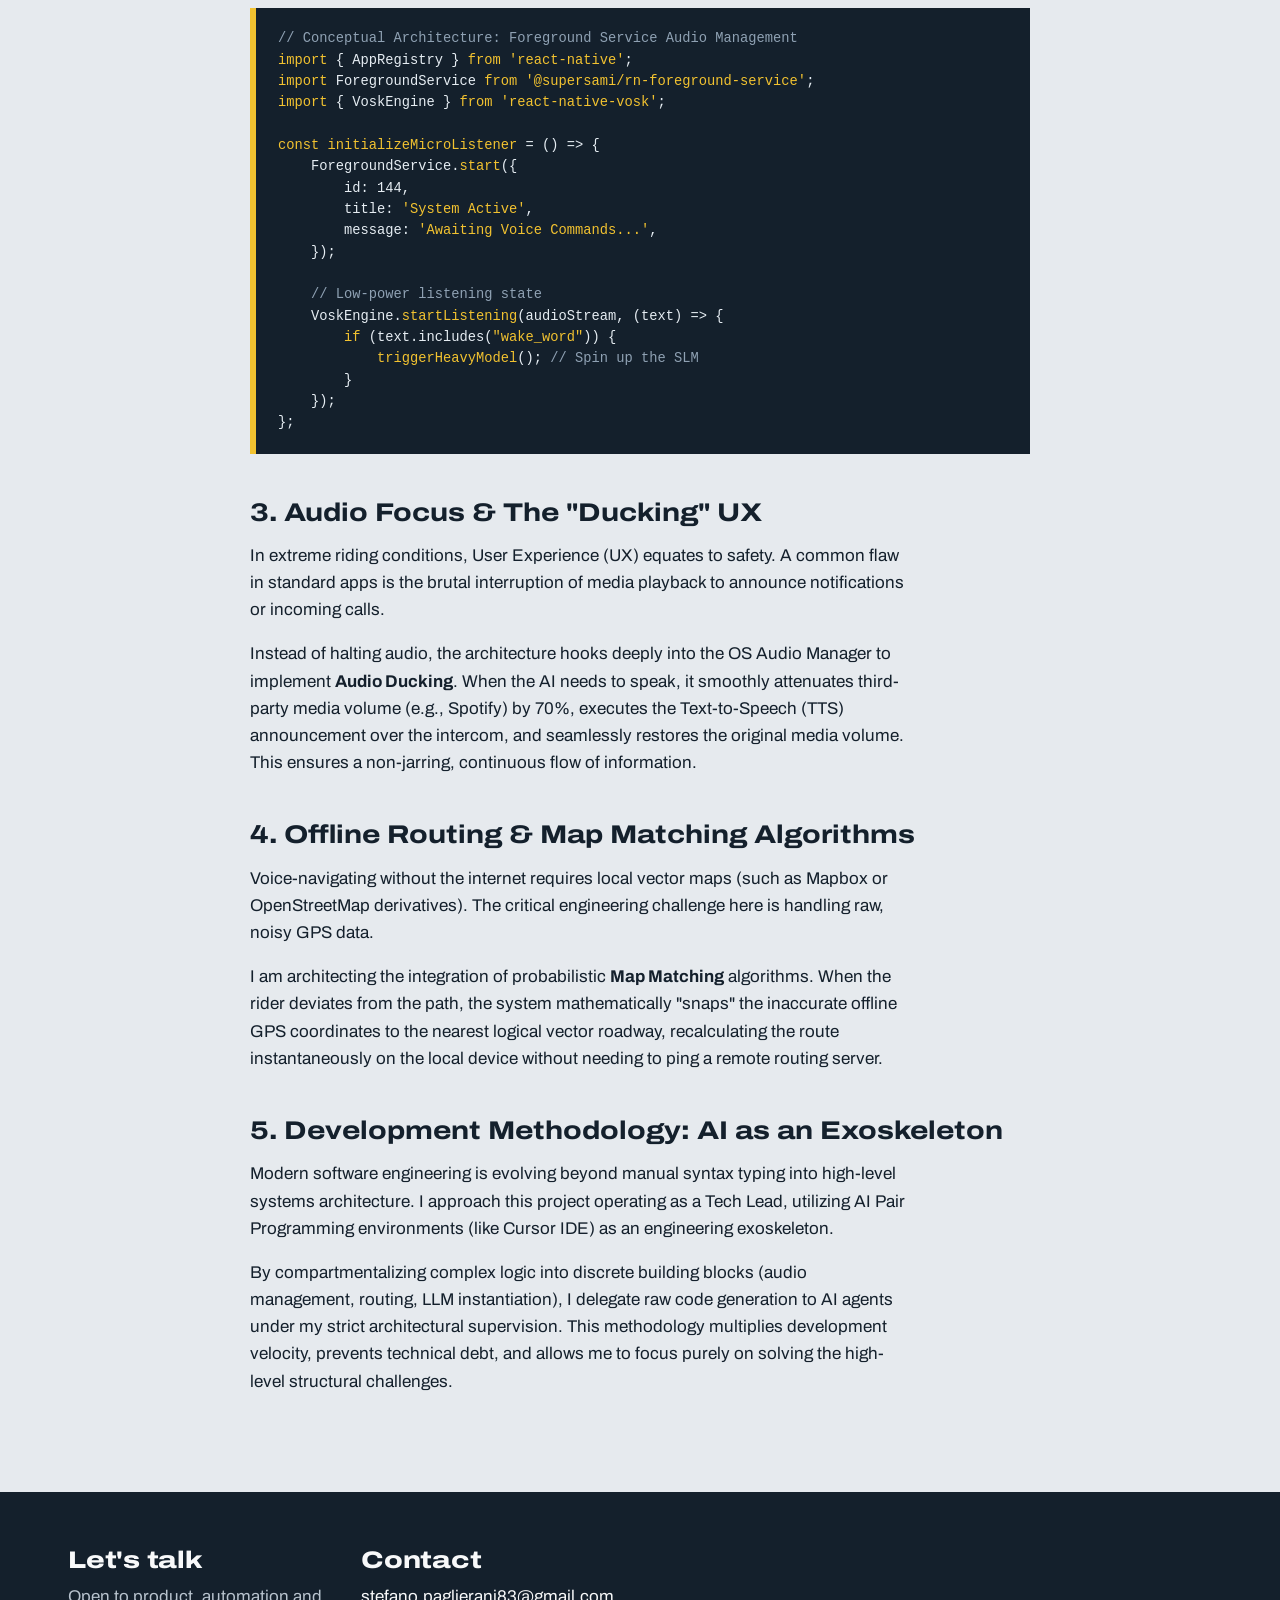
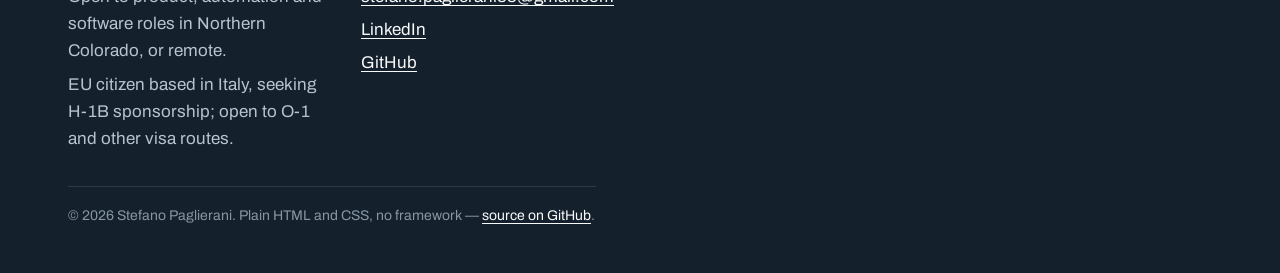
<file: article-motorcycle-ai.html>
<!DOCTYPE html>
<html lang="en">
<head>
<meta charset="UTF-8">
<meta name="viewport" content="width=device-width, initial-scale=1">
<title>An offline-first voice assistant for motorcyclists | Stefano Paglierani</title>
<meta name="description" content="A conceptual architecture for a headless, offline React Native voice assistant: on-device language models, foreground services, audio ducking and map matching.">
<meta property="og:title" content="An offline-first voice assistant for motorcyclists | Stefano Paglierani">
<meta property="og:description" content="A conceptual architecture for a headless, offline React Native voice assistant: on-device language models, foreground services, audio ducking and map matching.">
<meta property="og:type" content="website">
<meta name="theme-color" content="#e6eaee">
<link rel="icon" href="assets/img/favicon.svg" type="image/svg+xml">
<link rel="preload" href="assets/fonts/archivo-latin-wdth-normal.woff2" as="font" type="font/woff2" crossorigin>
<link rel="stylesheet" href="assets/css/site.css">
<script>document.documentElement.classList.add("js")</script>
</head>
<body>
<a class="skip" href="#main">Skip to content</a>
<header class="site-header">
  <div class="wrap">
    <a class="brand" href="index.html">Stefano Paglierani</a>
    <nav class="site-nav" aria-label="Main"><a href="index.html#work">Work</a><a href="resume.html">Résumé</a><a href="articles.html" aria-current="page">Writing</a><a href="https://github.com/stefanopaglierani">GitHub</a></nav>
  </div>
</header>
<main id="main">
<div class="wrap"><article class="article">
  <p class="crumbs"><a href="articles.html">Writing</a> / Mobile Architecture / Edge AI</p>
  <h1 class="wide">Architecting a Headless, Offline-First AI Assistant for Motorcyclists</h1>
  <p class="byline">Stefano Paglierani, 8 mins read</p>
  <div class="callout"><p>This is a concept and an architecture study, not a shipped app.</p></div>

        
        <p>Operating a motorcycle demands 100% visual and manual attention. Yet, modern navigation and communication tools rely heavily on screen interactions and constant cellular connectivity. When riding through remote mountain passes, cloud-dependent voice assistants inevitably fail.</p>
        
        <p>To solve this, I am architecting a conceptual <strong>Headless React Native Application</strong>: a fully localized, voice-driven AI bridge that interfaces seamlessly with the smartphone OS (Android/iOS) and Bluetooth helmet intercoms, operating entirely in offline environments.</p>

        <h2>1. On-Device AI: The Offline Brain</h2>
        <p>Relying on cloud APIs (like OpenAI or Google Cloud) introduces latency and guarantees failure in low-coverage zones. The architectural mandate for this project is strict edge computing.</p>
        
        <p>By leveraging Small Language Models (SLMs) integrated via <code>llama.rn</code> and local Speech-to-Text (STT) engines like Vosk or Whisper.cpp, the application processes natural language entirely on the device CPU/NPU. This ensures instantaneous response times and preserves total user privacy without transmitting audio packets over the network.</p>

        <h2>2. OS Constraints & Foreground Resource Management</h2>
        <p>Modern mobile operating systems are aggressive memory managers, swiftly killing resource-heavy background applications to preserve battery life. Running an AI model continuously in the background is architecturally unsustainable.</p>

        <h3>The Dual-Tier Listening Architecture</h3>
        <p>To bypass OS limitations while conserving power, the app registers as a critical <strong>Foreground Service</strong> and employs a dual-tier processing architecture:</p>
        <ul>
            <li><strong>Tier 1 (The Micro-Listener):</strong> A highly optimized, low-power audio listener constantly runs in the background, solely detecting a specific Wake Word.</li>
            <li><strong>Tier 2 (The Execution Engine):</strong> Only upon detecting the Wake Word does the system momentarily spin up the heavier SLM to process the subsequent command, immediately spinning it back down once the task is executed.</li>
        </ul>

        
        <pre class="code"><code><span class="c">// Conceptual Architecture: Foreground Service Audio Management</span>
<span class="k">import</span> { AppRegistry } <span class="k">from</span> <span class="k">'react-native'</span>;
<span class="k">import</span> ForegroundService <span class="k">from</span> <span class="k">'@supersami/rn-foreground-service'</span>;
<span class="k">import</span> { VoskEngine } <span class="k">from</span> <span class="k">'react-native-vosk'</span>;

<span class="k">const</span> <span class="k">initializeMicroListener</span> = () => {
    ForegroundService.<span class="k">start</span>({
        id: 144,
        title: <span class="k">'System Active'</span>,
        message: <span class="k">'Awaiting Voice Commands...'</span>,
    });

    <span class="c">// Low-power listening state</span>
    VoskEngine.<span class="k">startListening</span>(audioStream, (text) => {
        <span class="k">if</span> (text.includes(<span class="k">"wake_word"</span>)) {
            <span class="k">triggerHeavyModel</span>(); <span class="c">// Spin up the SLM</span>
        }
    });
};</code></pre>

        <h2>3. Audio Focus & The "Ducking" UX</h2>
        <p>In extreme riding conditions, User Experience (UX) equates to safety. A common flaw in standard apps is the brutal interruption of media playback to announce notifications or incoming calls.</p>
        
        <p>Instead of halting audio, the architecture hooks deeply into the OS Audio Manager to implement <strong>Audio Ducking</strong>. When the AI needs to speak, it smoothly attenuates third-party media volume (e.g., Spotify) by 70%, executes the Text-to-Speech (TTS) announcement over the intercom, and seamlessly restores the original media volume. This ensures a non-jarring, continuous flow of information.</p>

        <h2>4. Offline Routing & Map Matching Algorithms</h2>
        <p>Voice-navigating without the internet requires local vector maps (such as Mapbox or OpenStreetMap derivatives). The critical engineering challenge here is handling raw, noisy GPS data.</p>
        
        <p>I am architecting the integration of probabilistic <strong>Map Matching</strong> algorithms. When the rider deviates from the path, the system mathematically "snaps" the inaccurate offline GPS coordinates to the nearest logical vector roadway, recalculating the route instantaneously on the local device without needing to ping a remote routing server.</p>

        <h2>5. Development Methodology: AI as an Exoskeleton</h2>
        <p>Modern software engineering is evolving beyond manual syntax typing into high-level systems architecture. I approach this project operating as a Tech Lead, utilizing AI Pair Programming environments (like Cursor IDE) as an engineering exoskeleton.</p>
        
        <p>By compartmentalizing complex logic into discrete building blocks (audio management, routing, LLM instantiation), I delegate raw code generation to AI agents under my strict architectural supervision. This methodology multiplies development velocity, prevents technical debt, and allows me to focus purely on solving the high-level structural challenges.</p>

    
</article></div>
</main>
<footer class="site-footer">
  <div class="wrap">
    <div>
      <h2 class="wide">Let's talk</h2>
      <p>Open to product, automation and software roles in Northern Colorado, or remote.</p>
      <p>EU citizen based in Italy, seeking H-1B sponsorship; open to O-1 and other visa routes.</p>
    </div>
    <div>
      <h2 class="wide">Contact</h2>
      <p><a href="mailto:stefano.paglierani83@gmail.com">stefano.paglierani83@gmail.com</a></p>
      <p><a href="https://www.linkedin.com/in/stefano-paglierani-a4067a398/">LinkedIn</a></p>
      <p><a href="https://github.com/stefanopaglierani">GitHub</a></p>
    </div>
    <p class="fine">&copy; 2026 Stefano Paglierani. Plain HTML and CSS, no framework &mdash; <a href="https://github.com/stefanopaglierani/Portfolio">source on GitHub</a>.</p>
  </div>
</footer>
<script src="assets/js/site.js" defer></script>
</body>
</html>
</file>
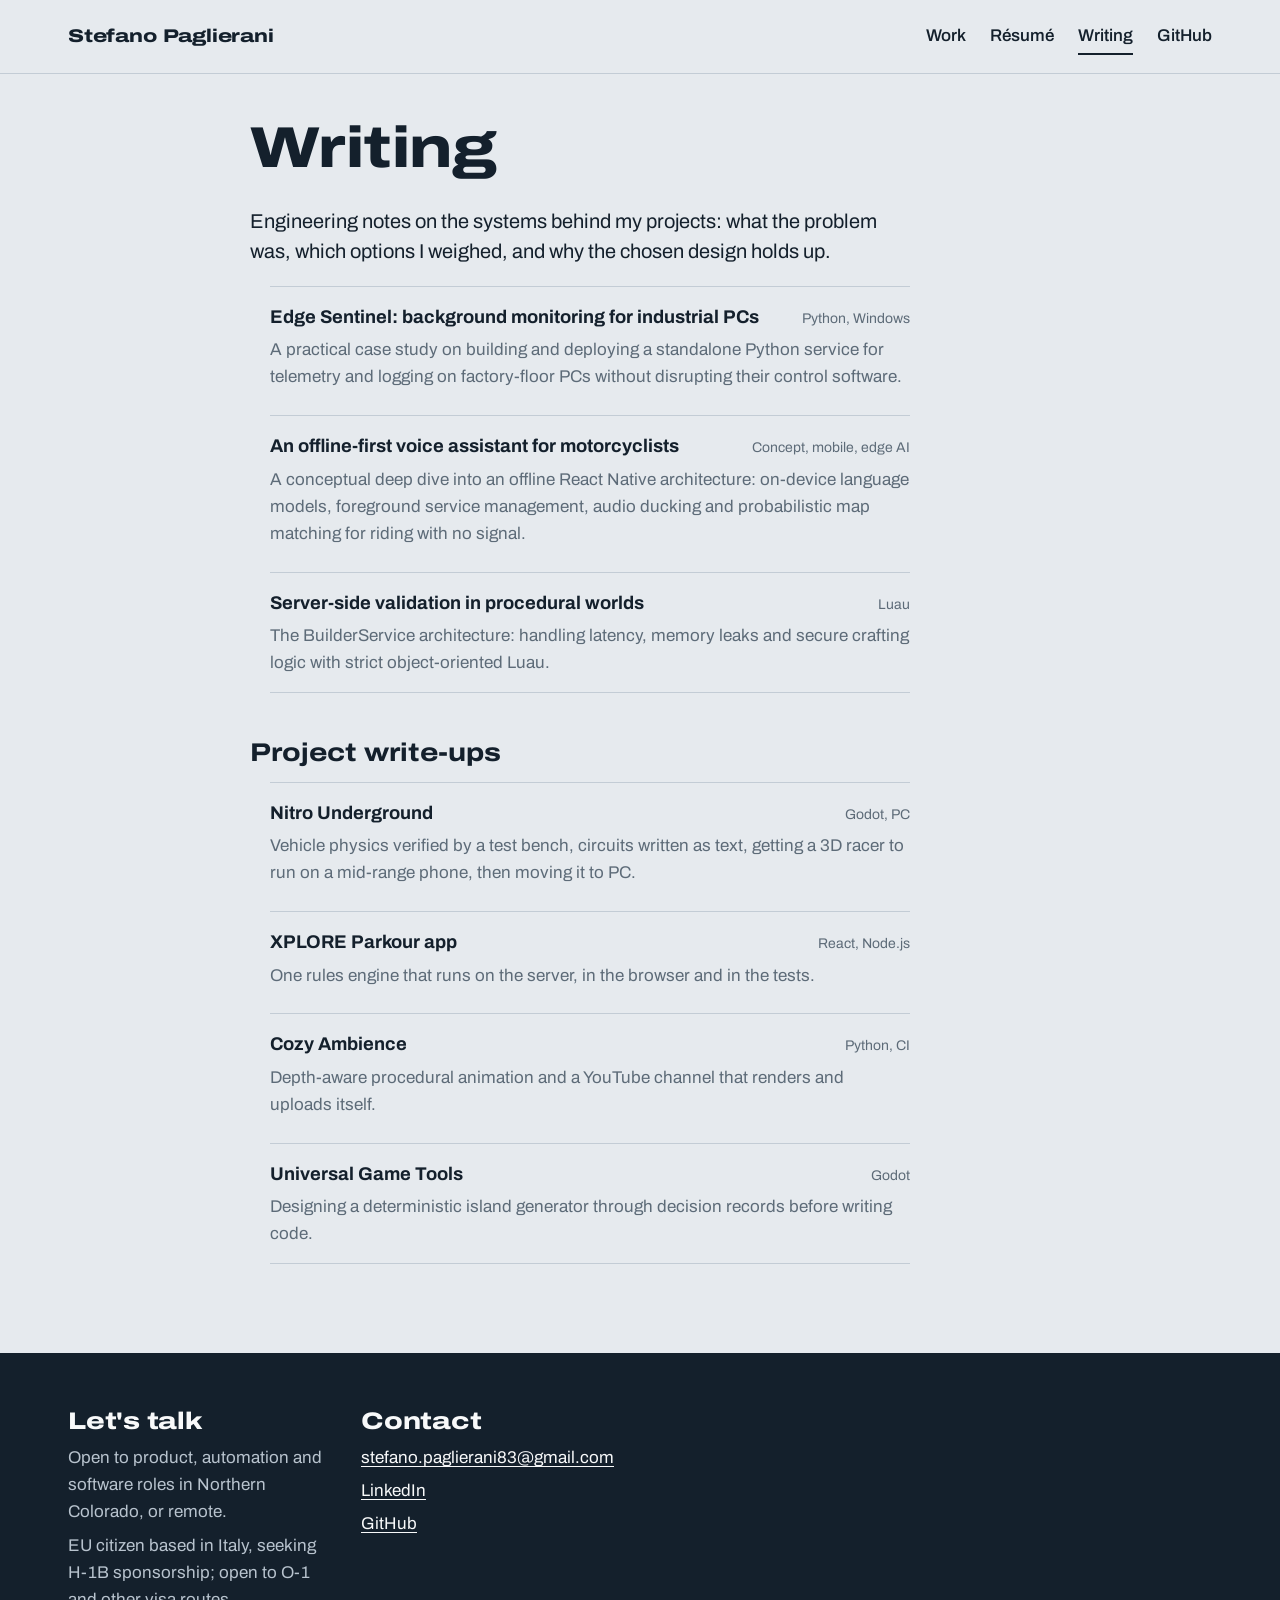
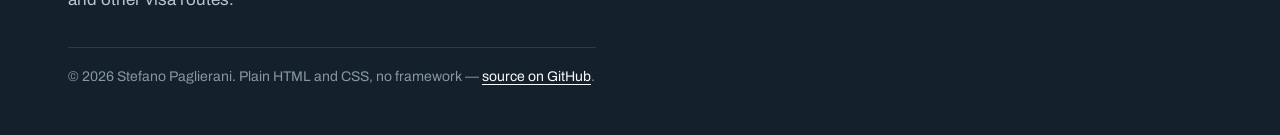
<file: articles.html>
<!DOCTYPE html>
<html lang="en">
<head>
<meta charset="UTF-8">
<meta name="viewport" content="width=device-width, initial-scale=1">
<title>Writing | Stefano Paglierani</title>
<meta name="description" content="Engineering notes by Stefano Paglierani on industrial PC monitoring, offline mobile AI, Luau server validation and the systems behind his projects.">
<meta property="og:title" content="Writing | Stefano Paglierani">
<meta property="og:description" content="Engineering notes by Stefano Paglierani on industrial PC monitoring, offline mobile AI, Luau server validation and the systems behind his projects.">
<meta property="og:type" content="website">
<meta name="theme-color" content="#e6eaee">
<link rel="icon" href="assets/img/favicon.svg" type="image/svg+xml">
<link rel="preload" href="assets/fonts/archivo-latin-wdth-normal.woff2" as="font" type="font/woff2" crossorigin>
<link rel="stylesheet" href="assets/css/site.css">
<script>document.documentElement.classList.add("js")</script>
</head>
<body>
<a class="skip" href="#main">Skip to content</a>
<header class="site-header">
  <div class="wrap">
    <a class="brand" href="index.html">Stefano Paglierani</a>
    <nav class="site-nav" aria-label="Main"><a href="index.html#work">Work</a><a href="resume.html">Résumé</a><a href="articles.html" aria-current="page">Writing</a><a href="https://github.com/stefanopaglierani">GitHub</a></nav>
  </div>
</header>
<main id="main">
<div class="wrap"><div class="article">
  <h1 class="wide">Writing</h1>
  <p class="lead">Engineering notes on the systems behind my projects: what the problem was, which options I weighed, and why the chosen design holds up.</p>
  <ul class="writing">
    <li><a href="project-edge-sentinel.html">Edge Sentinel: background monitoring for industrial PCs</a><span>Python, Windows</span><p>A practical case study on building and deploying a standalone Python service for telemetry and logging on factory-floor PCs without disrupting their control software.</p></li>
    <li><a href="article-motorcycle-ai.html">An offline-first voice assistant for motorcyclists</a><span>Concept, mobile, edge AI</span><p>A conceptual deep dive into an offline React Native architecture: on-device language models, foreground service management, audio ducking and probabilistic map matching for riding with no signal.</p></li>
    <li><a href="article-luau-architecture.html">Server-side validation in procedural worlds</a><span>Luau</span><p>The BuilderService architecture: handling latency, memory leaks and secure crafting logic with strict object-oriented Luau.</p></li>
  </ul>
  <h2>Project write-ups</h2>
  <ul class="writing">
    <li><a href="project-nitro-underground.html">Nitro Underground</a><span>Godot, PC</span><p>Vehicle physics verified by a test bench, circuits written as text, getting a 3D racer to run on a mid-range phone, then moving it to PC.</p></li>
    <li><a href="project-xplore-parkour.html">XPLORE Parkour app</a><span>React, Node.js</span><p>One rules engine that runs on the server, in the browser and in the tests.</p></li>
    <li><a href="project-cozy-ambience.html">Cozy Ambience</a><span>Python, CI</span><p>Depth-aware procedural animation and a YouTube channel that renders and uploads itself.</p></li>
    <li><a href="project-universal-game-tools.html">Universal Game Tools</a><span>Godot</span><p>Designing a deterministic island generator through decision records before writing code.</p></li>
  </ul>
</div></div>
</main>
<footer class="site-footer">
  <div class="wrap">
    <div>
      <h2 class="wide">Let's talk</h2>
      <p>Open to product, automation and software roles in Northern Colorado, or remote.</p>
      <p>EU citizen based in Italy, seeking H-1B sponsorship; open to O-1 and other visa routes.</p>
    </div>
    <div>
      <h2 class="wide">Contact</h2>
      <p><a href="mailto:stefano.paglierani83@gmail.com">stefano.paglierani83@gmail.com</a></p>
      <p><a href="https://www.linkedin.com/in/stefano-paglierani-a4067a398/">LinkedIn</a></p>
      <p><a href="https://github.com/stefanopaglierani">GitHub</a></p>
    </div>
    <p class="fine">&copy; 2026 Stefano Paglierani. Plain HTML and CSS, no framework &mdash; <a href="https://github.com/stefanopaglierani/Portfolio">source on GitHub</a>.</p>
  </div>
</footer>
<script src="assets/js/site.js" defer></script>
</body>
</html>
</file>
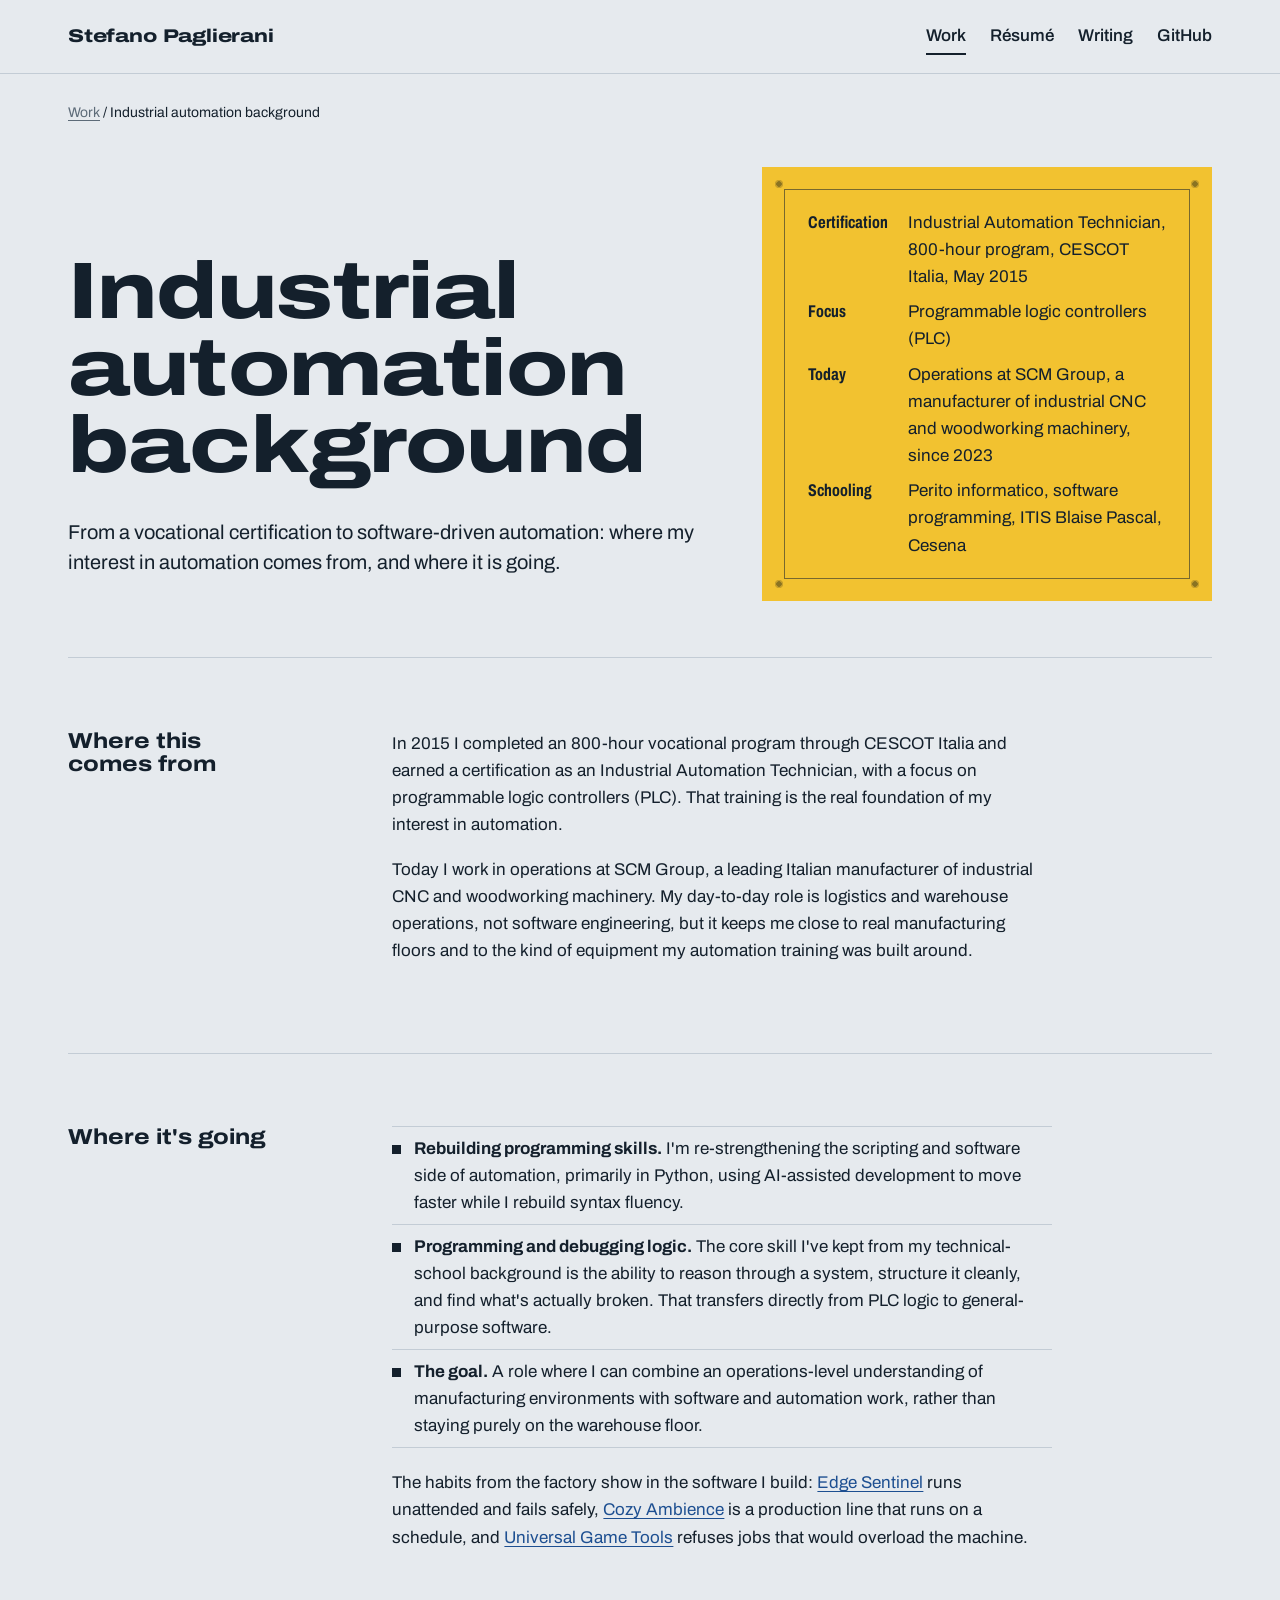
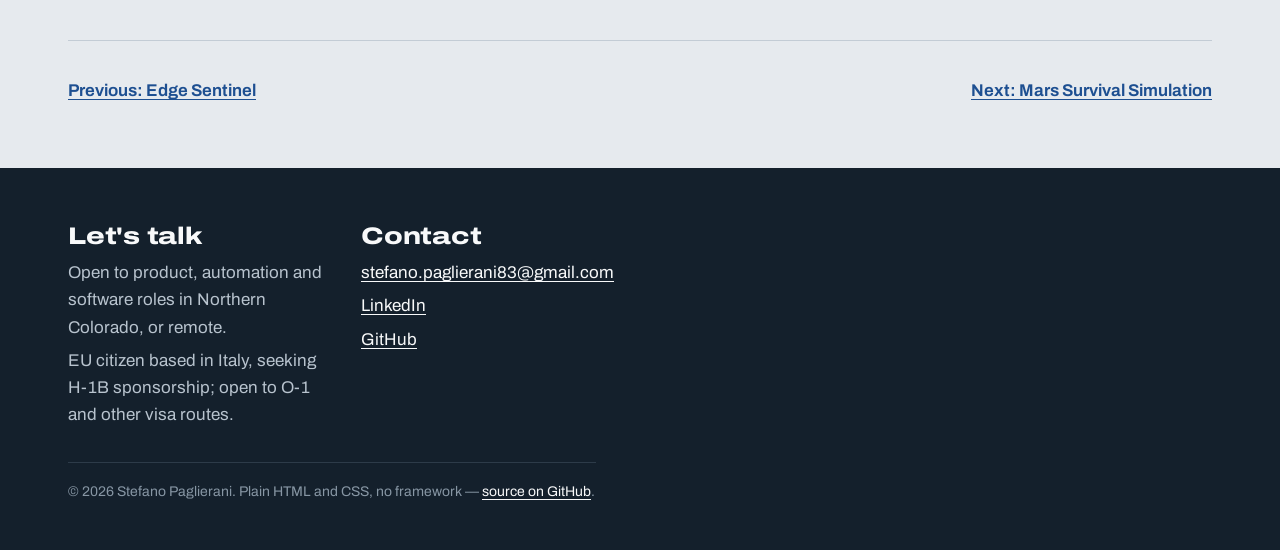
<file: project-cnc.html>
<!DOCTYPE html>
<html lang="en">
<head>
<meta charset="UTF-8">
<meta name="viewport" content="width=device-width, initial-scale=1">
<title>Industrial automation background | Stefano Paglierani</title>
<meta name="description" content="Industrial Automation Technician (800 hours, CESCOT Italia, PLC focus), working in operations at SCM Group, moving into automation-adjacent software.">
<meta property="og:title" content="Industrial automation background | Stefano Paglierani">
<meta property="og:description" content="Industrial Automation Technician (800 hours, CESCOT Italia, PLC focus), working in operations at SCM Group, moving into automation-adjacent software.">
<meta property="og:type" content="website">
<meta name="theme-color" content="#e6eaee">
<link rel="icon" href="assets/img/favicon.svg" type="image/svg+xml">
<link rel="preload" href="assets/fonts/archivo-latin-wdth-normal.woff2" as="font" type="font/woff2" crossorigin>
<link rel="stylesheet" href="assets/css/site.css">
<script>document.documentElement.classList.add("js")</script>
</head>
<body>
<a class="skip" href="#main">Skip to content</a>
<header class="site-header">
  <div class="wrap">
    <a class="brand" href="index.html">Stefano Paglierani</a>
    <nav class="site-nav" aria-label="Main"><a href="index.html#work" aria-current="page">Work</a><a href="resume.html">Résumé</a><a href="articles.html">Writing</a><a href="https://github.com/stefanopaglierani">GitHub</a></nav>
  </div>
</header>
<main id="main">
<div class="wrap">
  <p class="crumbs"><a href="index.html#work">Work</a> / Industrial automation background</p>
  <div class="case-head">
    <div>
      <h1 class="wide">Industrial automation background</h1>
      <p class="lead">From a vocational certification to software-driven automation: where my interest in automation comes from, and where it is going.</p>
      
    </div>
    <div class="plate"><dl><dt>Certification</dt><dd>Industrial Automation Technician, 800-hour program, CESCOT Italia, May 2015</dd><dt>Focus</dt><dd>Programmable logic controllers (PLC)</dd><dt>Today</dt><dd>Operations at SCM Group, a manufacturer of industrial CNC and woodworking machinery, since 2023</dd><dt>Schooling</dt><dd>Perito informatico, software programming, ITIS Blaise Pascal, Cesena</dd></dl></div>
  </div>
</div><div class="wrap"><section class="case-body">
  <h2>Where this comes from</h2>
  <div>

<p>In 2015 I completed an 800-hour vocational program through CESCOT Italia and earned a certification as an Industrial Automation Technician, with a focus on programmable logic controllers (PLC). That training is the real foundation of my interest in automation.</p>
<p>Today I work in operations at SCM Group, a leading Italian manufacturer of industrial CNC and woodworking machinery. My day-to-day role is logistics and warehouse operations, not software engineering, but it keeps me close to real manufacturing floors and to the kind of equipment my automation training was built around.</p>

  </div>
</section></div><div class="wrap"><section class="case-body">
  <h2>Where it's going</h2>
  <div>

<ul class="facts">
<li><b>Rebuilding programming skills.</b> I'm re-strengthening the scripting and software side of automation, primarily in Python, using AI-assisted development to move faster while I rebuild syntax fluency.</li>
<li><b>Programming and debugging logic.</b> The core skill I've kept from my technical-school background is the ability to reason through a system, structure it cleanly, and find what's actually broken. That transfers directly from PLC logic to general-purpose software.</li>
<li><b>The goal.</b> A role where I can combine an operations-level understanding of manufacturing environments with software and automation work, rather than staying purely on the warehouse floor.</li>
</ul>
<p>The habits from the factory show in the software I build: <a href="project-edge-sentinel.html">Edge Sentinel</a> runs unattended and fails safely, <a href="project-cozy-ambience.html">Cozy Ambience</a> is a production line that runs on a schedule, and <a href="project-universal-game-tools.html">Universal Game Tools</a> refuses jobs that would overload the machine.</p>

  </div>
</section></div><div class="wrap"><nav class="next" aria-label="Projects"><a href="project-edge-sentinel.html">Previous: Edge Sentinel</a><a href="project-mars.html">Next: Mars Survival Simulation</a></nav></div>
</main>
<footer class="site-footer">
  <div class="wrap">
    <div>
      <h2 class="wide">Let's talk</h2>
      <p>Open to product, automation and software roles in Northern Colorado, or remote.</p>
      <p>EU citizen based in Italy, seeking H-1B sponsorship; open to O-1 and other visa routes.</p>
    </div>
    <div>
      <h2 class="wide">Contact</h2>
      <p><a href="mailto:stefano.paglierani83@gmail.com">stefano.paglierani83@gmail.com</a></p>
      <p><a href="https://www.linkedin.com/in/stefano-paglierani-a4067a398/">LinkedIn</a></p>
      <p><a href="https://github.com/stefanopaglierani">GitHub</a></p>
    </div>
    <p class="fine">&copy; 2026 Stefano Paglierani. Plain HTML and CSS, no framework &mdash; <a href="https://github.com/stefanopaglierani/Portfolio">source on GitHub</a>.</p>
  </div>
</footer>
<script src="assets/js/site.js" defer></script>
</body>
</html>
</file>
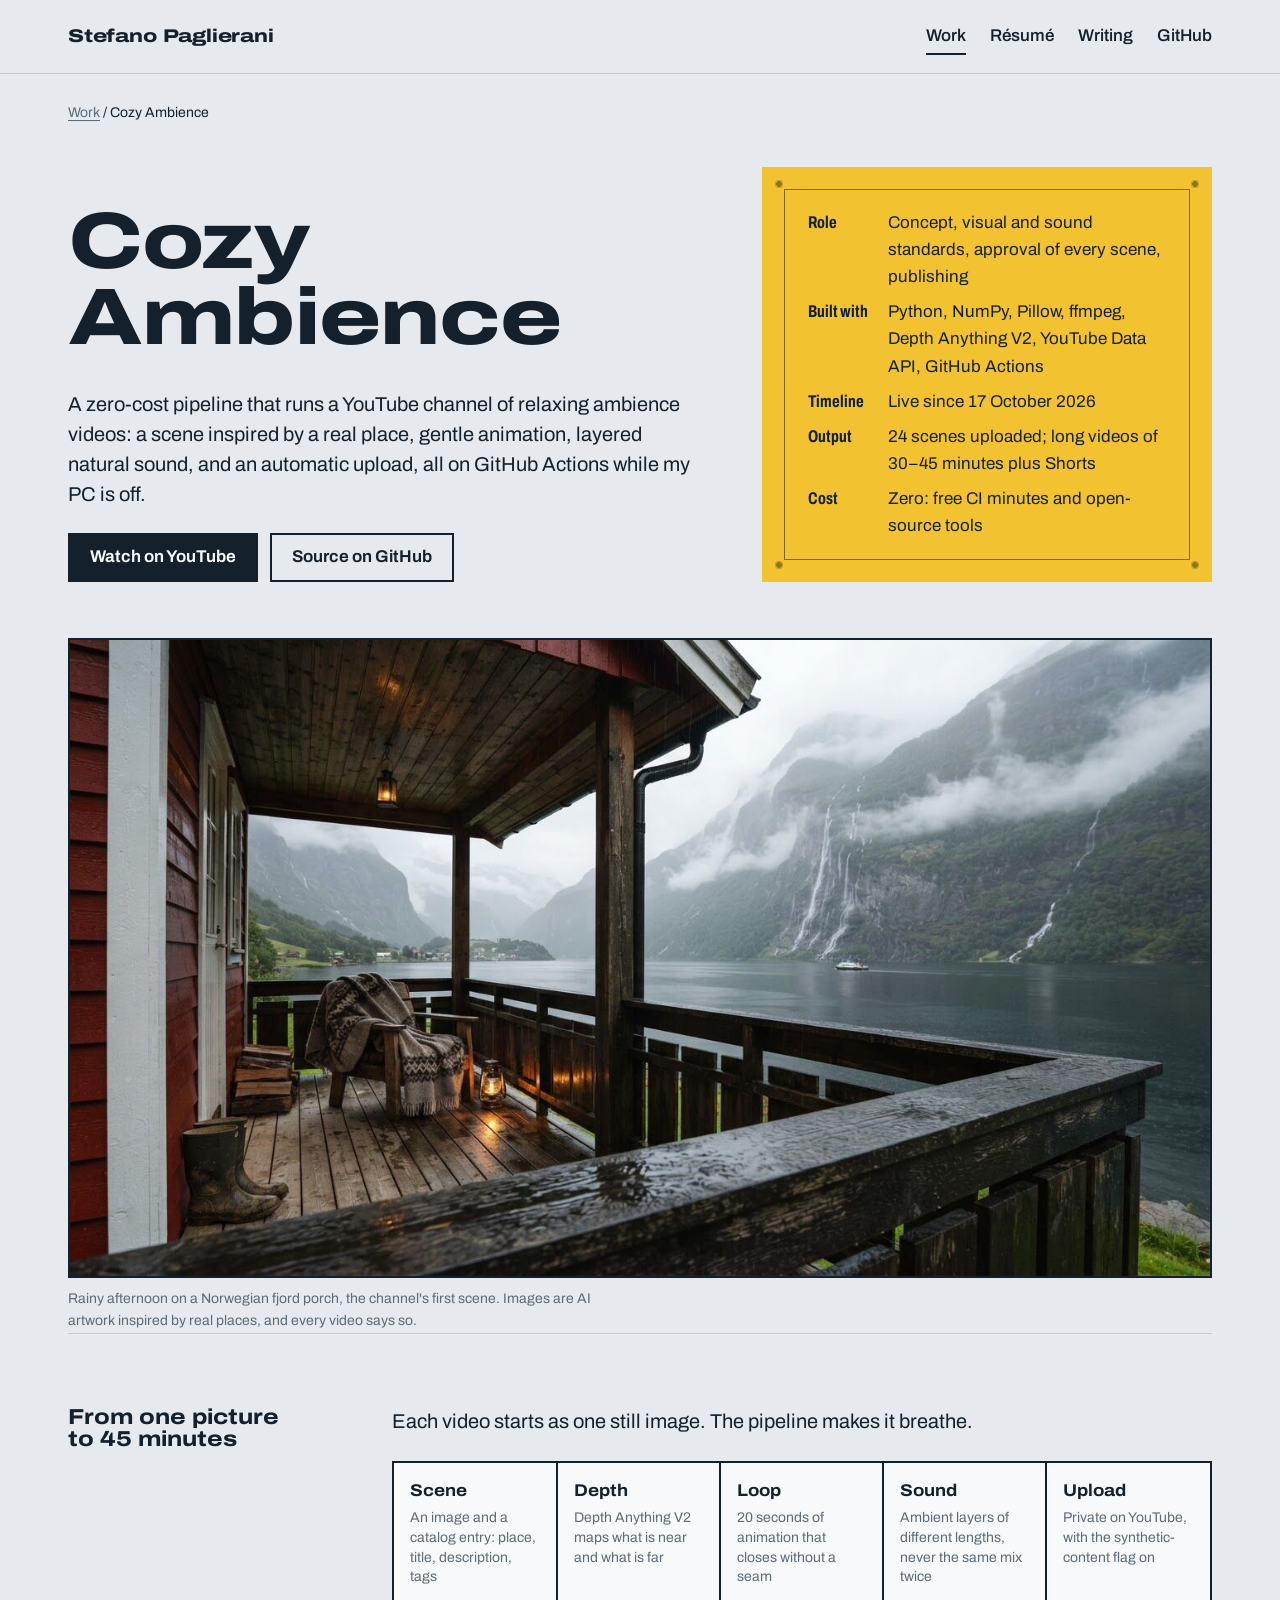
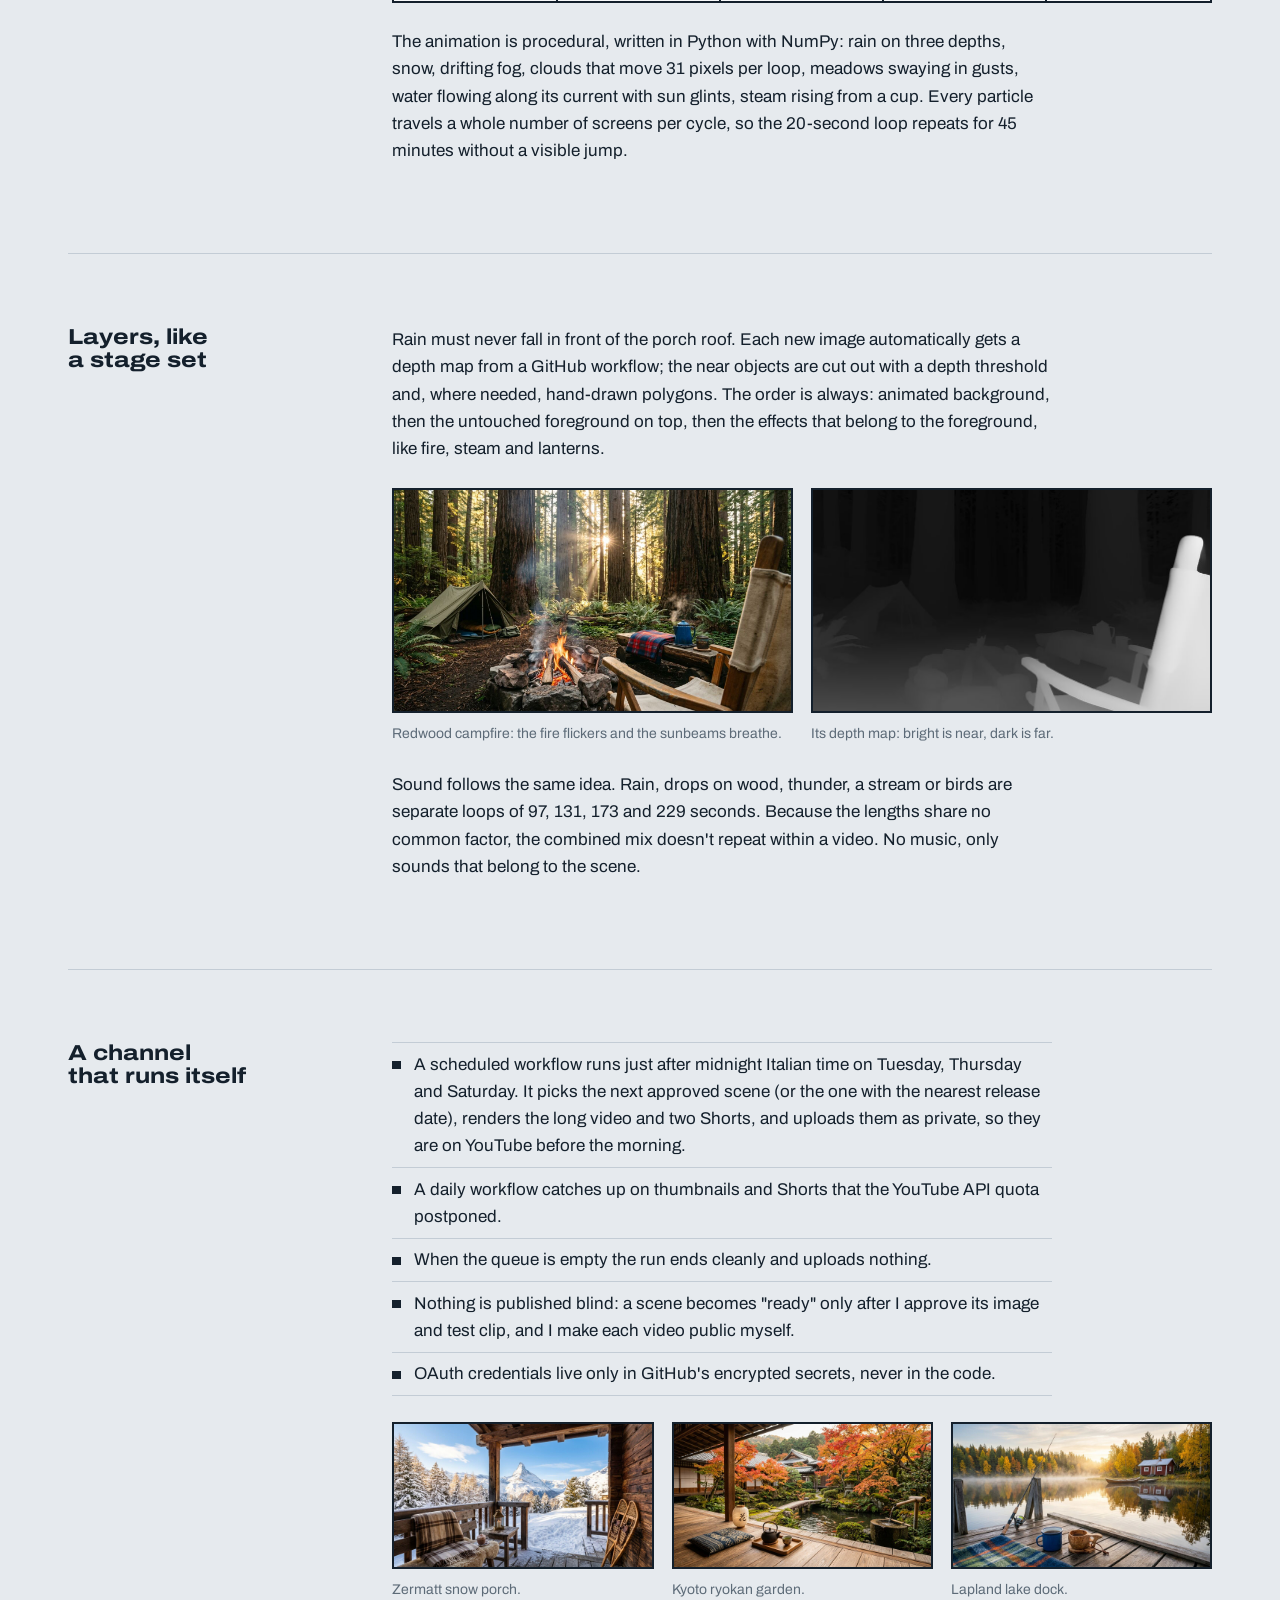
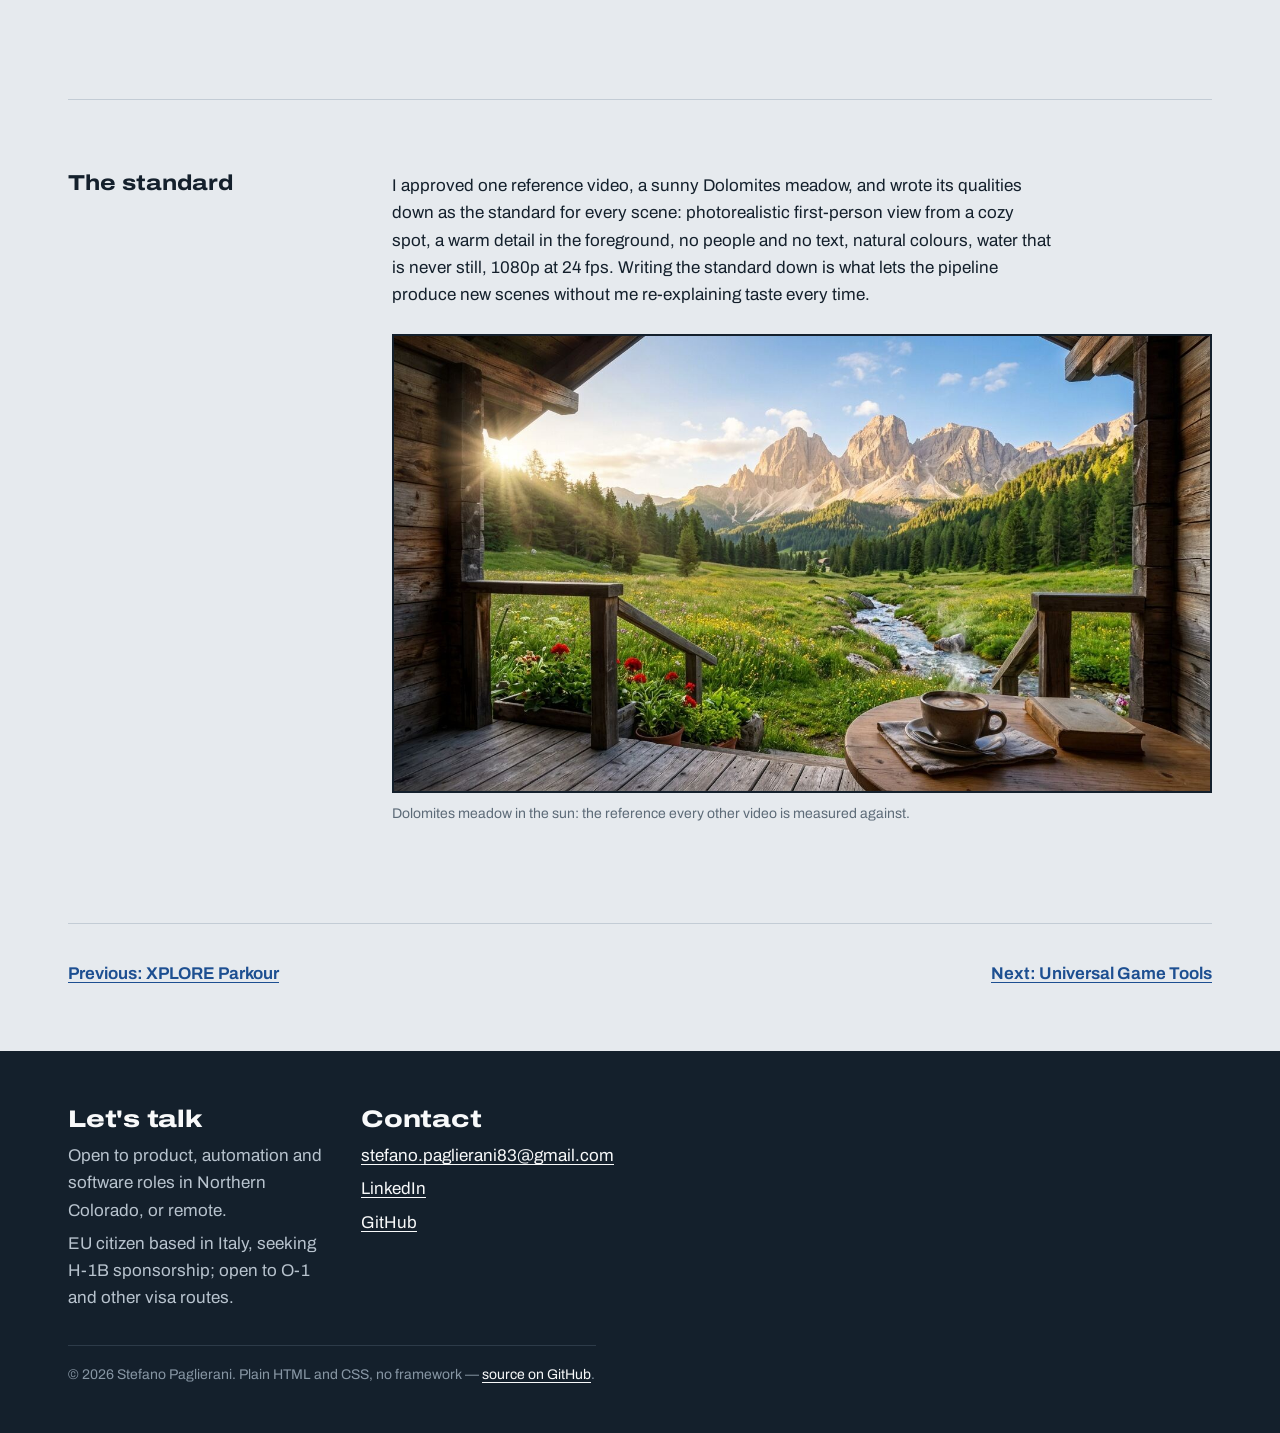
<file: project-cozy-ambience.html>
<!DOCTYPE html>
<html lang="en">
<head>
<meta charset="UTF-8">
<meta name="viewport" content="width=device-width, initial-scale=1">
<title>Cozy Ambience — case study | Stefano Paglierani</title>
<meta name="description" content="A zero-cost pipeline on GitHub Actions that animates a still image with depth-aware rain, snow and water, layers ambient sound and uploads relaxing videos to YouTube on a schedule.">
<meta property="og:title" content="Cozy Ambience — case study | Stefano Paglierani">
<meta property="og:description" content="A zero-cost pipeline on GitHub Actions that animates a still image with depth-aware rain, snow and water, layers ambient sound and uploads relaxing videos to YouTube on a schedule.">
<meta property="og:type" content="website">
<meta property="og:image" content="assets/img/cozy/fjord-porch-rain.jpg">
<meta name="theme-color" content="#e6eaee">
<link rel="icon" href="assets/img/favicon.svg" type="image/svg+xml">
<link rel="preload" href="assets/fonts/archivo-latin-wdth-normal.woff2" as="font" type="font/woff2" crossorigin>
<link rel="stylesheet" href="assets/css/site.css">
<script>document.documentElement.classList.add("js")</script>
</head>
<body>
<a class="skip" href="#main">Skip to content</a>
<header class="site-header">
  <div class="wrap">
    <a class="brand" href="index.html">Stefano Paglierani</a>
    <nav class="site-nav" aria-label="Main"><a href="index.html#work" aria-current="page">Work</a><a href="resume.html">Résumé</a><a href="articles.html">Writing</a><a href="https://github.com/stefanopaglierani">GitHub</a></nav>
  </div>
</header>
<main id="main">
<div class="wrap">
  <p class="crumbs"><a href="index.html#work">Work</a> / Cozy Ambience</p>
  <div class="case-head">
    <div>
      <h1 class="wide">Cozy Ambience</h1>
      <p class="lead">A zero-cost pipeline that runs a YouTube channel of relaxing ambience videos: a scene inspired by a real place, gentle animation, layered natural sound, and an automatic upload, all on GitHub Actions while my PC is off.</p>
      <div class="actions"><a class="btn solid" href="https://www.youtube.com/@relaxing-video-b1k">Watch on YouTube</a><a class="btn" href="https://github.com/stefanopaglierani/cozy-ambience">Source on GitHub</a></div>
    </div>
    <div class="plate"><dl><dt>Role</dt><dd>Concept, visual and sound standards, approval of every scene, publishing</dd><dt>Built with</dt><dd>Python, NumPy, Pillow, ffmpeg, Depth Anything V2, YouTube Data API, GitHub Actions</dd><dt>Timeline</dt><dd>Live since 17 October 2026</dd><dt>Output</dt><dd>24 scenes uploaded; long videos of 30&ndash;45 minutes plus Shorts</dd><dt>Cost</dt><dd>Zero: free CI minutes and open-source tools</dd></dl></div>
  </div>
</div><div class="wrap"><figure class="case-hero"><img src="assets/img/cozy/fjord-porch-rain.jpg" alt="A wooden porch above a Norwegian fjord on a rainy afternoon, with a lantern, a blanket and waterfalls on the cliffs" width="1376" height="768" loading="lazy"><figcaption>Rainy afternoon on a Norwegian fjord porch, the channel's first scene. Images are AI artwork inspired by real places, and every video says so.</figcaption></figure></div><div class="wrap"><section class="case-body">
  <h2>From one picture to 45 minutes</h2>
  <div>

<p class="lead">Each video starts as one still image. The pipeline makes it breathe.</p>
<div class="flow">
  <div><b>Scene</b><span>An image and a catalog entry: place, title, description, tags</span></div>
  <div><b>Depth</b><span>Depth Anything V2 maps what is near and what is far</span></div>
  <div><b>Loop</b><span>20 seconds of animation that closes without a seam</span></div>
  <div><b>Sound</b><span>Ambient layers of different lengths, never the same mix twice</span></div>
  <div><b>Upload</b><span>Private on YouTube, with the synthetic-content flag on</span></div>
</div>
<p>The animation is procedural, written in Python with NumPy: rain on three depths, snow, drifting fog, clouds that move 31 pixels per loop, meadows swaying in gusts, water flowing along its current with sun glints, steam rising from a cup. Every particle travels a whole number of screens per cycle, so the 20-second loop repeats for 45 minutes without a visible jump.</p>

  </div>
</section></div><div class="wrap"><section class="case-body">
  <h2>Layers, like a stage set</h2>
  <div>

<p>Rain must never fall in front of the porch roof. Each new image automatically gets a depth map from a GitHub workflow; the near objects are cut out with a depth threshold and, where needed, hand-drawn polygons. The order is always: animated background, then the untouched foreground on top, then the effects that belong to the foreground, like fire, steam and lanterns.</p>
<div class="gallery">
  <figure class=""><img src="assets/img/cozy/redwood-campfire.jpg" alt="A campfire and a camp chair in a redwood forest with sunbeams" width="1376" height="768" loading="lazy"><figcaption>Redwood campfire: the fire flickers and the sunbeams breathe.</figcaption></figure>
  <figure class=""><img src="assets/img/cozy/redwood-campfire-depth.jpg" alt="Grayscale depth map of the same forest scene" width="800" height="447" loading="lazy"><figcaption>Its depth map: bright is near, dark is far.</figcaption></figure>
</div>
<p>Sound follows the same idea. Rain, drops on wood, thunder, a stream or birds are separate loops of 97, 131, 173 and 229 seconds. Because the lengths share no common factor, the combined mix doesn't repeat within a video. No music, only sounds that belong to the scene.</p>

  </div>
</section></div><div class="wrap"><section class="case-body">
  <h2>A channel that runs itself</h2>
  <div>

<ul class="facts">
<li>A scheduled workflow runs just after midnight Italian time on Tuesday, Thursday and Saturday. It picks the next approved scene (or the one with the nearest release date), renders the long video and two Shorts, and uploads them as private, so they are on YouTube before the morning.</li>
<li>A daily workflow catches up on thumbnails and Shorts that the YouTube API quota postponed.</li>
<li>When the queue is empty the run ends cleanly and uploads nothing.</li>
<li>Nothing is published blind: a scene becomes "ready" only after I approve its image and test clip, and I make each video public myself.</li>
<li>OAuth credentials live only in GitHub's encrypted secrets, never in the code.</li>
</ul>
<div class="gallery three">
  <figure class=""><img src="assets/img/cozy/zermatt-snow-porch.jpg" alt="Snowy porch facing the Matterhorn with a blanket and snowshoes" width="1376" height="768" loading="lazy"><figcaption>Zermatt snow porch.</figcaption></figure>
  <figure class=""><img src="assets/img/cozy/kyoto-ryokan-garden.jpg" alt="Veranda of a Japanese ryokan over an autumn garden with a teapot" width="1376" height="768" loading="lazy"><figcaption>Kyoto ryokan garden.</figcaption></figure>
  <figure class=""><img src="assets/img/cozy/lapland-lake-dock.jpg" alt="Misty lake dock in Lapland at sunrise with a mug and a fishing rod" width="1376" height="768" loading="lazy"><figcaption>Lapland lake dock.</figcaption></figure>
</div>

  </div>
</section></div><div class="wrap"><section class="case-body">
  <h2>The standard</h2>
  <div>

<p>I approved one reference video, a sunny Dolomites meadow, and wrote its qualities down as the standard for every scene: photorealistic first-person view from a cozy spot, a warm detail in the foreground, no people and no text, natural colours, water that is never still, 1080p at 24 fps. Writing the standard down is what lets the pipeline produce new scenes without me re-explaining taste every time.</p>
<figure class="wide-figure"><img src="assets/img/cozy/dolomites-meadow-sun.jpg" alt="Sunny alpine meadow in the Dolomites seen from a wooden porch with a coffee cup and a stream" width="1376" height="768" loading="lazy"><figcaption>Dolomites meadow in the sun: the reference every other video is measured against.</figcaption></figure>

  </div>
</section></div><div class="wrap"><nav class="next" aria-label="Projects"><a href="project-xplore-parkour.html">Previous: XPLORE Parkour</a><a href="project-universal-game-tools.html">Next: Universal Game Tools</a></nav></div>
</main>
<footer class="site-footer">
  <div class="wrap">
    <div>
      <h2 class="wide">Let's talk</h2>
      <p>Open to product, automation and software roles in Northern Colorado, or remote.</p>
      <p>EU citizen based in Italy, seeking H-1B sponsorship; open to O-1 and other visa routes.</p>
    </div>
    <div>
      <h2 class="wide">Contact</h2>
      <p><a href="mailto:stefano.paglierani83@gmail.com">stefano.paglierani83@gmail.com</a></p>
      <p><a href="https://www.linkedin.com/in/stefano-paglierani-a4067a398/">LinkedIn</a></p>
      <p><a href="https://github.com/stefanopaglierani">GitHub</a></p>
    </div>
    <p class="fine">&copy; 2026 Stefano Paglierani. Plain HTML and CSS, no framework &mdash; <a href="https://github.com/stefanopaglierani/Portfolio">source on GitHub</a>.</p>
  </div>
</footer>
<script src="assets/js/site.js" defer></script>
</body>
</html>
</file>
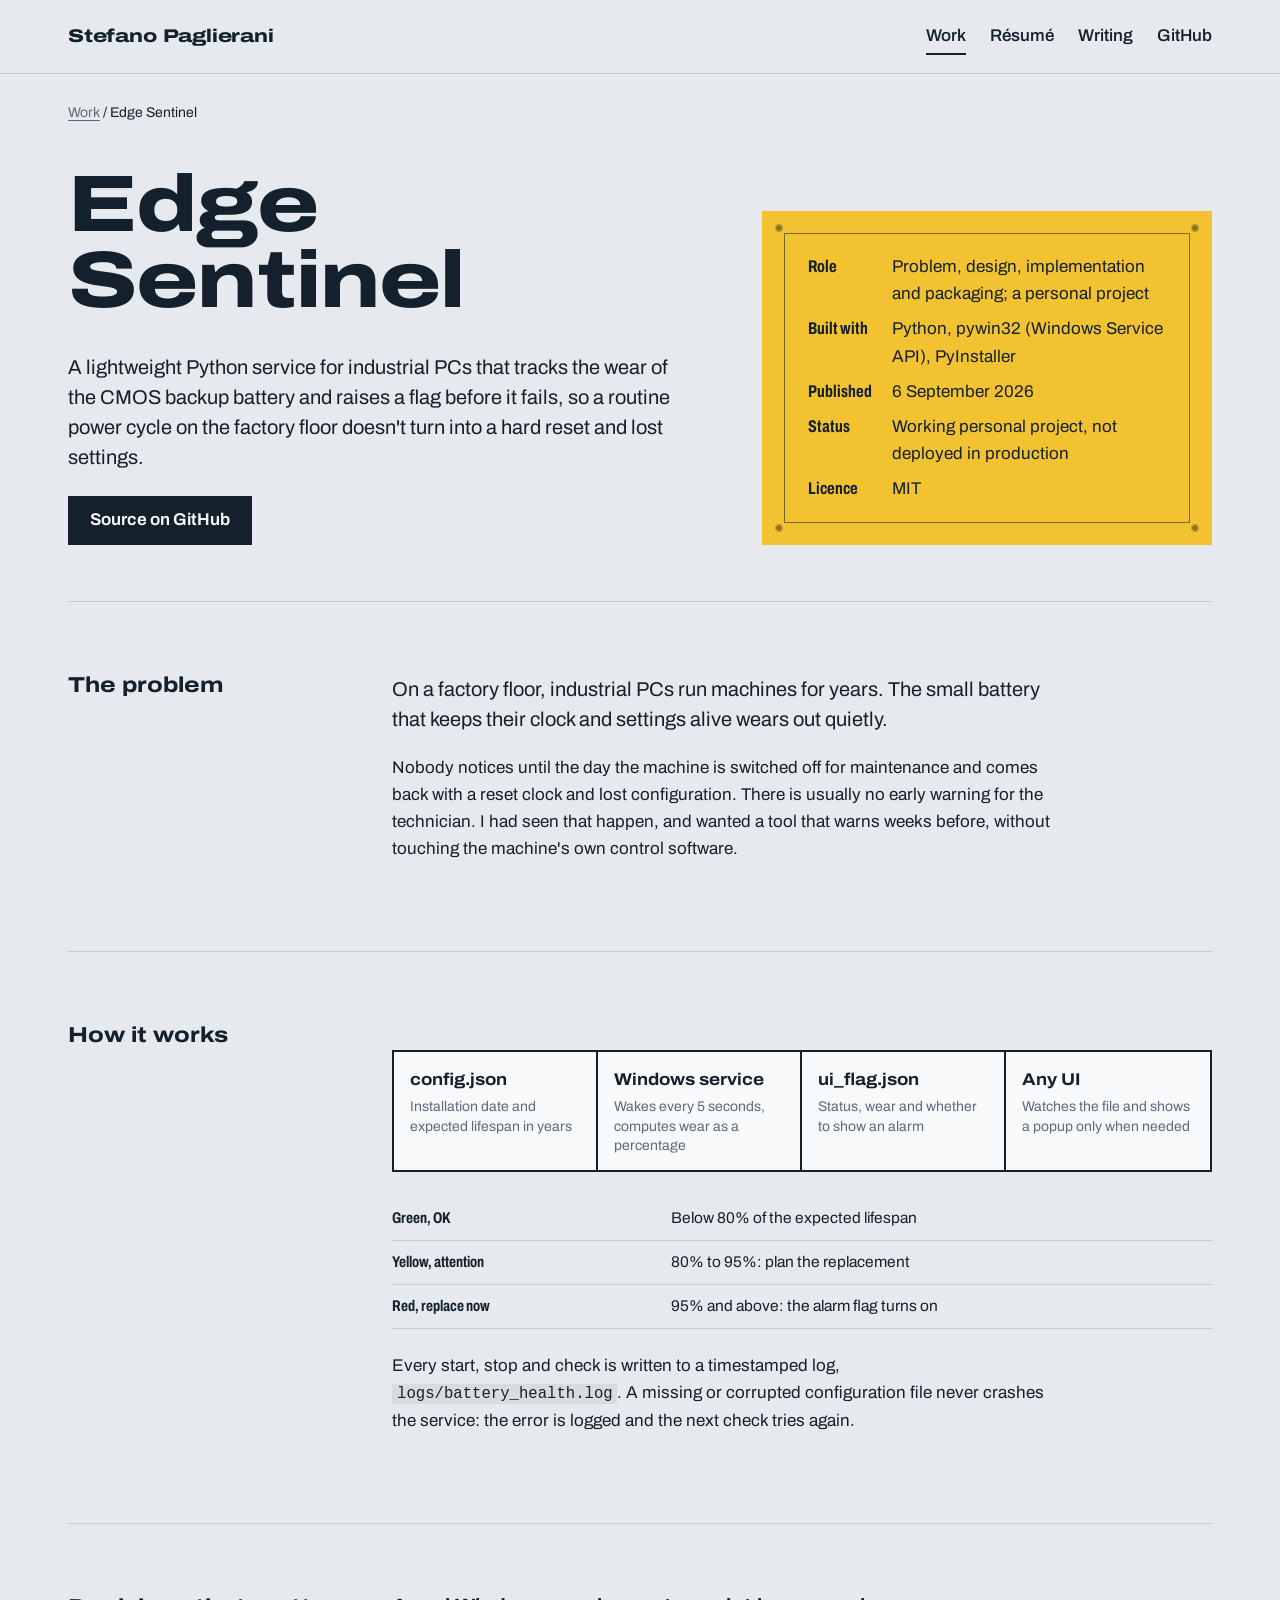
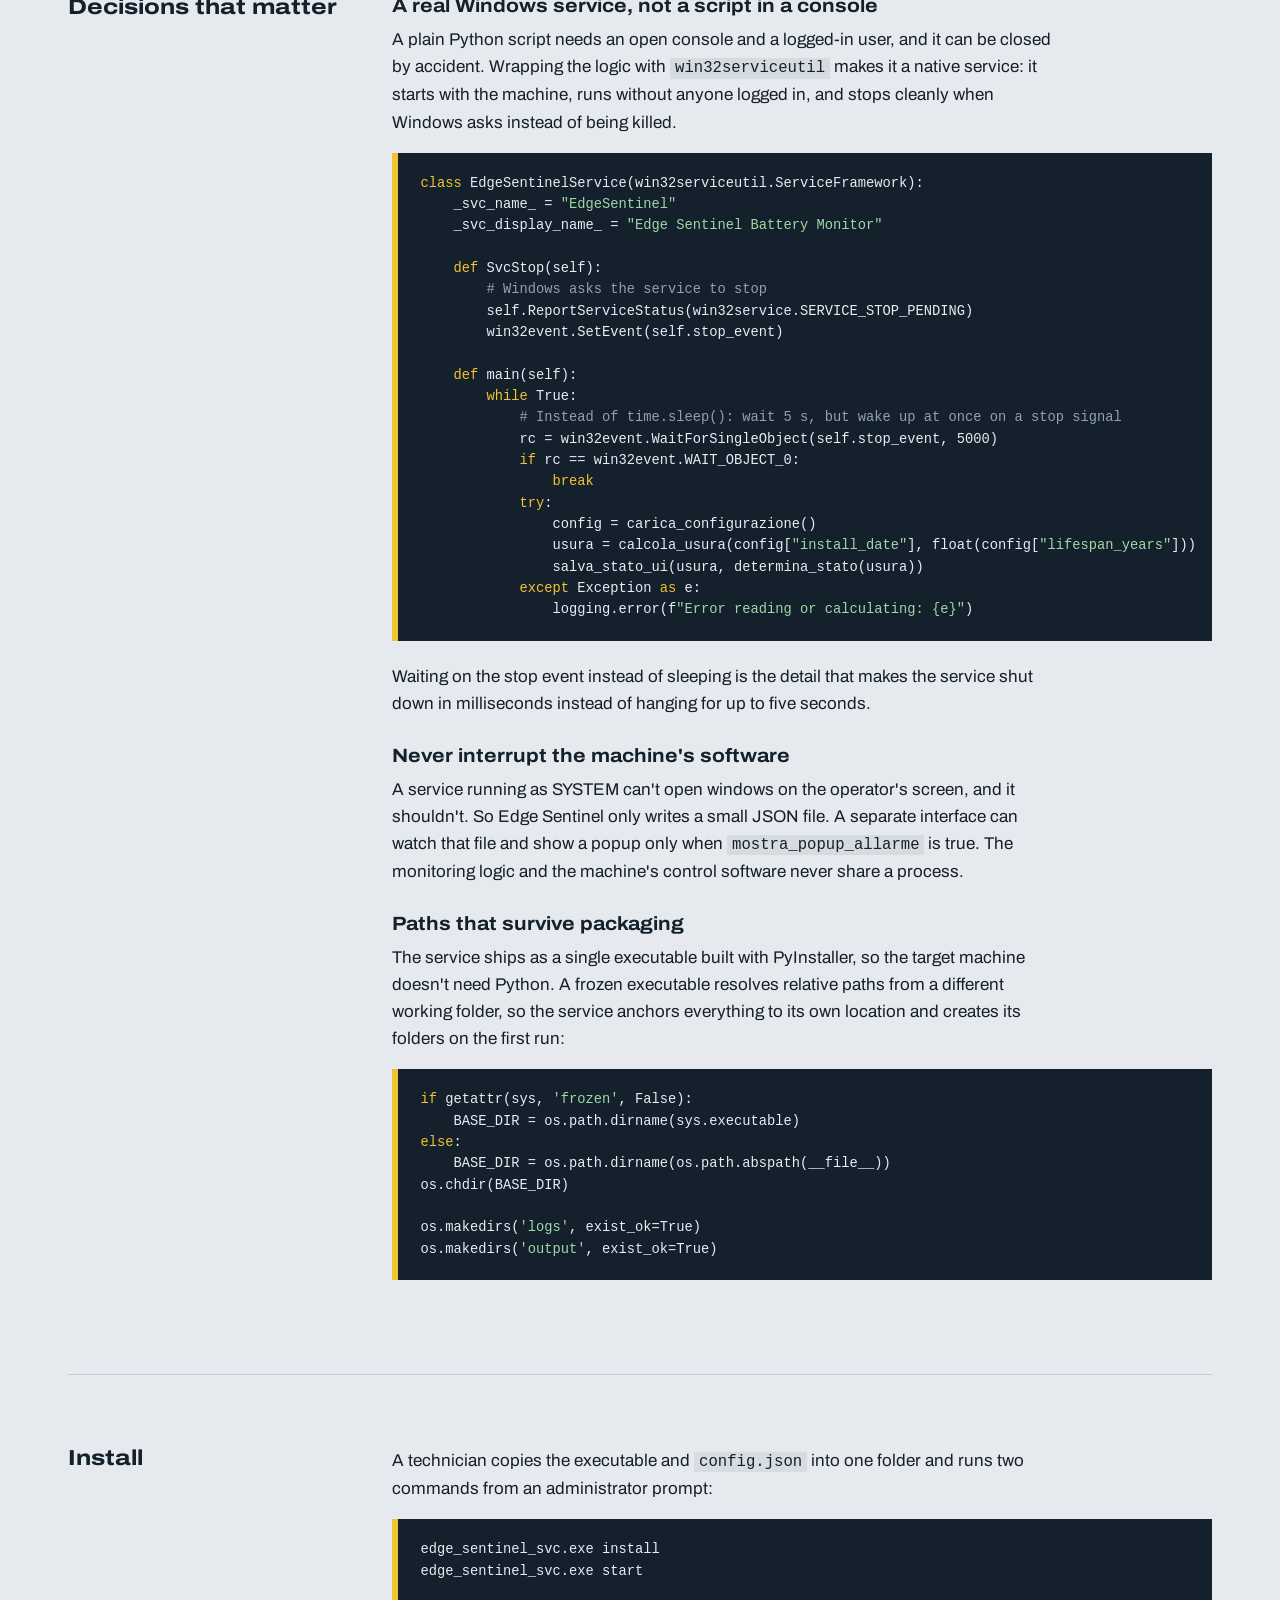
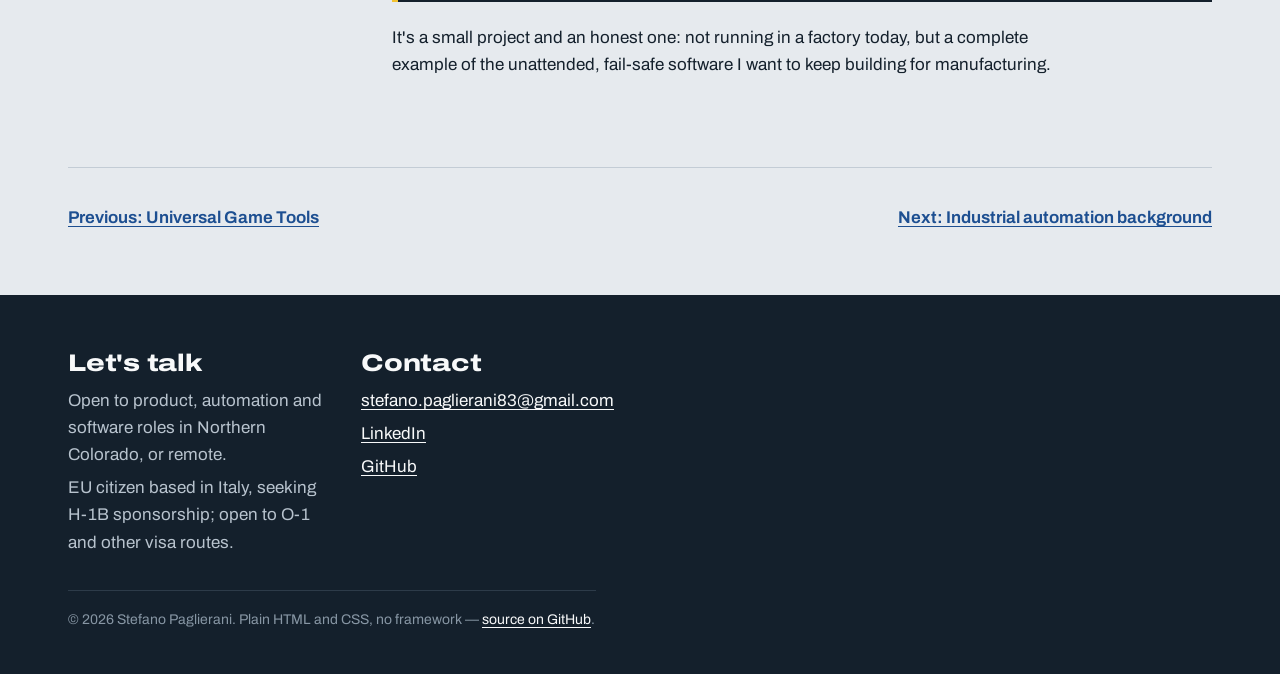
<file: project-edge-sentinel.html>
<!DOCTYPE html>
<html lang="en">
<head>
<meta charset="UTF-8">
<meta name="viewport" content="width=device-width, initial-scale=1">
<title>Edge Sentinel — case study | Stefano Paglierani</title>
<meta name="description" content="A Python Windows service that monitors the backup battery of industrial PCs and raises an alarm flag before failure, packaged with PyInstaller for zero-dependency deployment.">
<meta property="og:title" content="Edge Sentinel — case study | Stefano Paglierani">
<meta property="og:description" content="A Python Windows service that monitors the backup battery of industrial PCs and raises an alarm flag before failure, packaged with PyInstaller for zero-dependency deployment.">
<meta property="og:type" content="website">
<meta name="theme-color" content="#e6eaee">
<link rel="icon" href="assets/img/favicon.svg" type="image/svg+xml">
<link rel="preload" href="assets/fonts/archivo-latin-wdth-normal.woff2" as="font" type="font/woff2" crossorigin>
<link rel="stylesheet" href="assets/css/site.css">
<script>document.documentElement.classList.add("js")</script>
</head>
<body>
<a class="skip" href="#main">Skip to content</a>
<header class="site-header">
  <div class="wrap">
    <a class="brand" href="index.html">Stefano Paglierani</a>
    <nav class="site-nav" aria-label="Main"><a href="index.html#work" aria-current="page">Work</a><a href="resume.html">Résumé</a><a href="articles.html">Writing</a><a href="https://github.com/stefanopaglierani">GitHub</a></nav>
  </div>
</header>
<main id="main">
<div class="wrap">
  <p class="crumbs"><a href="index.html#work">Work</a> / Edge Sentinel</p>
  <div class="case-head">
    <div>
      <h1 class="wide">Edge Sentinel</h1>
      <p class="lead">A lightweight Python service for industrial PCs that tracks the wear of the CMOS backup battery and raises a flag before it fails, so a routine power cycle on the factory floor doesn't turn into a hard reset and lost settings.</p>
      <div class="actions"><a class="btn solid" href="https://github.com/stefanopaglierani/Edge-sentinel">Source on GitHub</a></div>
    </div>
    <div class="plate"><dl><dt>Role</dt><dd>Problem, design, implementation and packaging; a personal project</dd><dt>Built with</dt><dd>Python, pywin32 (Windows Service API), PyInstaller</dd><dt>Published</dt><dd>6 September 2026</dd><dt>Status</dt><dd>Working personal project, not deployed in production</dd><dt>Licence</dt><dd>MIT</dd></dl></div>
  </div>
</div><div class="wrap"><section class="case-body">
  <h2>The problem</h2>
  <div>

<p class="lead">On a factory floor, industrial PCs run machines for years. The small battery that keeps their clock and settings alive wears out quietly.</p>
<p>Nobody notices until the day the machine is switched off for maintenance and comes back with a reset clock and lost configuration. There is usually no early warning for the technician. I had seen that happen, and wanted a tool that warns weeks before, without touching the machine's own control software.</p>

  </div>
</section></div><div class="wrap"><section class="case-body">
  <h2>How it works</h2>
  <div>

<div class="flow">
  <div><b>config.json</b><span>Installation date and expected lifespan in years</span></div>
  <div><b>Windows service</b><span>Wakes every 5 seconds, computes wear as a percentage</span></div>
  <div><b>ui_flag.json</b><span>Status, wear and whether to show an alarm</span></div>
  <div><b>Any UI</b><span>Watches the file and shows a popup only when needed</span></div>
</div>
<table class="numbers">
<tbody>
<tr><th>Green, OK</th><td>Below 80% of the expected lifespan</td></tr>
<tr><th>Yellow, attention</th><td>80% to 95%: plan the replacement</td></tr>
<tr><th>Red, replace now</th><td>95% and above: the alarm flag turns on</td></tr>
</tbody></table>
<p>Every start, stop and check is written to a timestamped log, <code>logs/battery_health.log</code>. A missing or corrupted configuration file never crashes the service: the error is logged and the next check tries again.</p>

  </div>
</section></div><div class="wrap"><section class="case-body">
  <h2>Decisions that matter</h2>
  <div>

<h3>A real Windows service, not a script in a console</h3>
<p>A plain Python script needs an open console and a logged-in user, and it can be closed by accident. Wrapping the logic with <code>win32serviceutil</code> makes it a native service: it starts with the machine, runs without anyone logged in, and stops cleanly when Windows asks instead of being killed.</p>
<pre class="code"><code><span class="k">class</span> EdgeSentinelService(win32serviceutil.ServiceFramework):
    _svc_name_ = <span class="s">"EdgeSentinel"</span>
    _svc_display_name_ = <span class="s">"Edge Sentinel Battery Monitor"</span>

    <span class="k">def</span> SvcStop(self):
        <span class="c"># Windows asks the service to stop</span>
        self.ReportServiceStatus(win32service.SERVICE_STOP_PENDING)
        win32event.SetEvent(self.stop_event)

    <span class="k">def</span> main(self):
        <span class="k">while</span> True:
            <span class="c"># Instead of time.sleep(): wait 5 s, but wake up at once on a stop signal</span>
            rc = win32event.WaitForSingleObject(self.stop_event, 5000)
            <span class="k">if</span> rc == win32event.WAIT_OBJECT_0:
                <span class="k">break</span>
            <span class="k">try</span>:
                config = carica_configurazione()
                usura = calcola_usura(config[<span class="s">"install_date"</span>], float(config[<span class="s">"lifespan_years"</span>]))
                salva_stato_ui(usura, determina_stato(usura))
            <span class="k">except</span> Exception <span class="k">as</span> e:
                logging.error(f<span class="s">"Error reading or calculating: {e}"</span>)</code></pre>
<p>Waiting on the stop event instead of sleeping is the detail that makes the service shut down in milliseconds instead of hanging for up to five seconds.</p>

<h3>Never interrupt the machine's software</h3>
<p>A service running as SYSTEM can't open windows on the operator's screen, and it shouldn't. So Edge Sentinel only writes a small JSON file. A separate interface can watch that file and show a popup only when <code>mostra_popup_allarme</code> is true. The monitoring logic and the machine's control software never share a process.</p>

<h3>Paths that survive packaging</h3>
<p>The service ships as a single executable built with PyInstaller, so the target machine doesn't need Python. A frozen executable resolves relative paths from a different working folder, so the service anchors everything to its own location and creates its folders on the first run:</p>
<pre class="code"><code><span class="k">if</span> getattr(sys, <span class="s">'frozen'</span>, False):
    BASE_DIR = os.path.dirname(sys.executable)
<span class="k">else</span>:
    BASE_DIR = os.path.dirname(os.path.abspath(__file__))
os.chdir(BASE_DIR)

os.makedirs(<span class="s">'logs'</span>, exist_ok=True)
os.makedirs(<span class="s">'output'</span>, exist_ok=True)</code></pre>

  </div>
</section></div><div class="wrap"><section class="case-body">
  <h2>Install</h2>
  <div>

<p>A technician copies the executable and <code>config.json</code> into one folder and runs two commands from an administrator prompt:</p>
<pre class="code"><code>edge_sentinel_svc.exe install
edge_sentinel_svc.exe start</code></pre>
<p>It's a small project and an honest one: not running in a factory today, but a complete example of the unattended, fail-safe software I want to keep building for manufacturing.</p>

  </div>
</section></div><div class="wrap"><nav class="next" aria-label="Projects"><a href="project-universal-game-tools.html">Previous: Universal Game Tools</a><a href="project-cnc.html">Next: Industrial automation background</a></nav></div>
</main>
<footer class="site-footer">
  <div class="wrap">
    <div>
      <h2 class="wide">Let's talk</h2>
      <p>Open to product, automation and software roles in Northern Colorado, or remote.</p>
      <p>EU citizen based in Italy, seeking H-1B sponsorship; open to O-1 and other visa routes.</p>
    </div>
    <div>
      <h2 class="wide">Contact</h2>
      <p><a href="mailto:stefano.paglierani83@gmail.com">stefano.paglierani83@gmail.com</a></p>
      <p><a href="https://www.linkedin.com/in/stefano-paglierani-a4067a398/">LinkedIn</a></p>
      <p><a href="https://github.com/stefanopaglierani">GitHub</a></p>
    </div>
    <p class="fine">&copy; 2026 Stefano Paglierani. Plain HTML and CSS, no framework &mdash; <a href="https://github.com/stefanopaglierani/Portfolio">source on GitHub</a>.</p>
  </div>
</footer>
<script src="assets/js/site.js" defer></script>
</body>
</html>
</file>
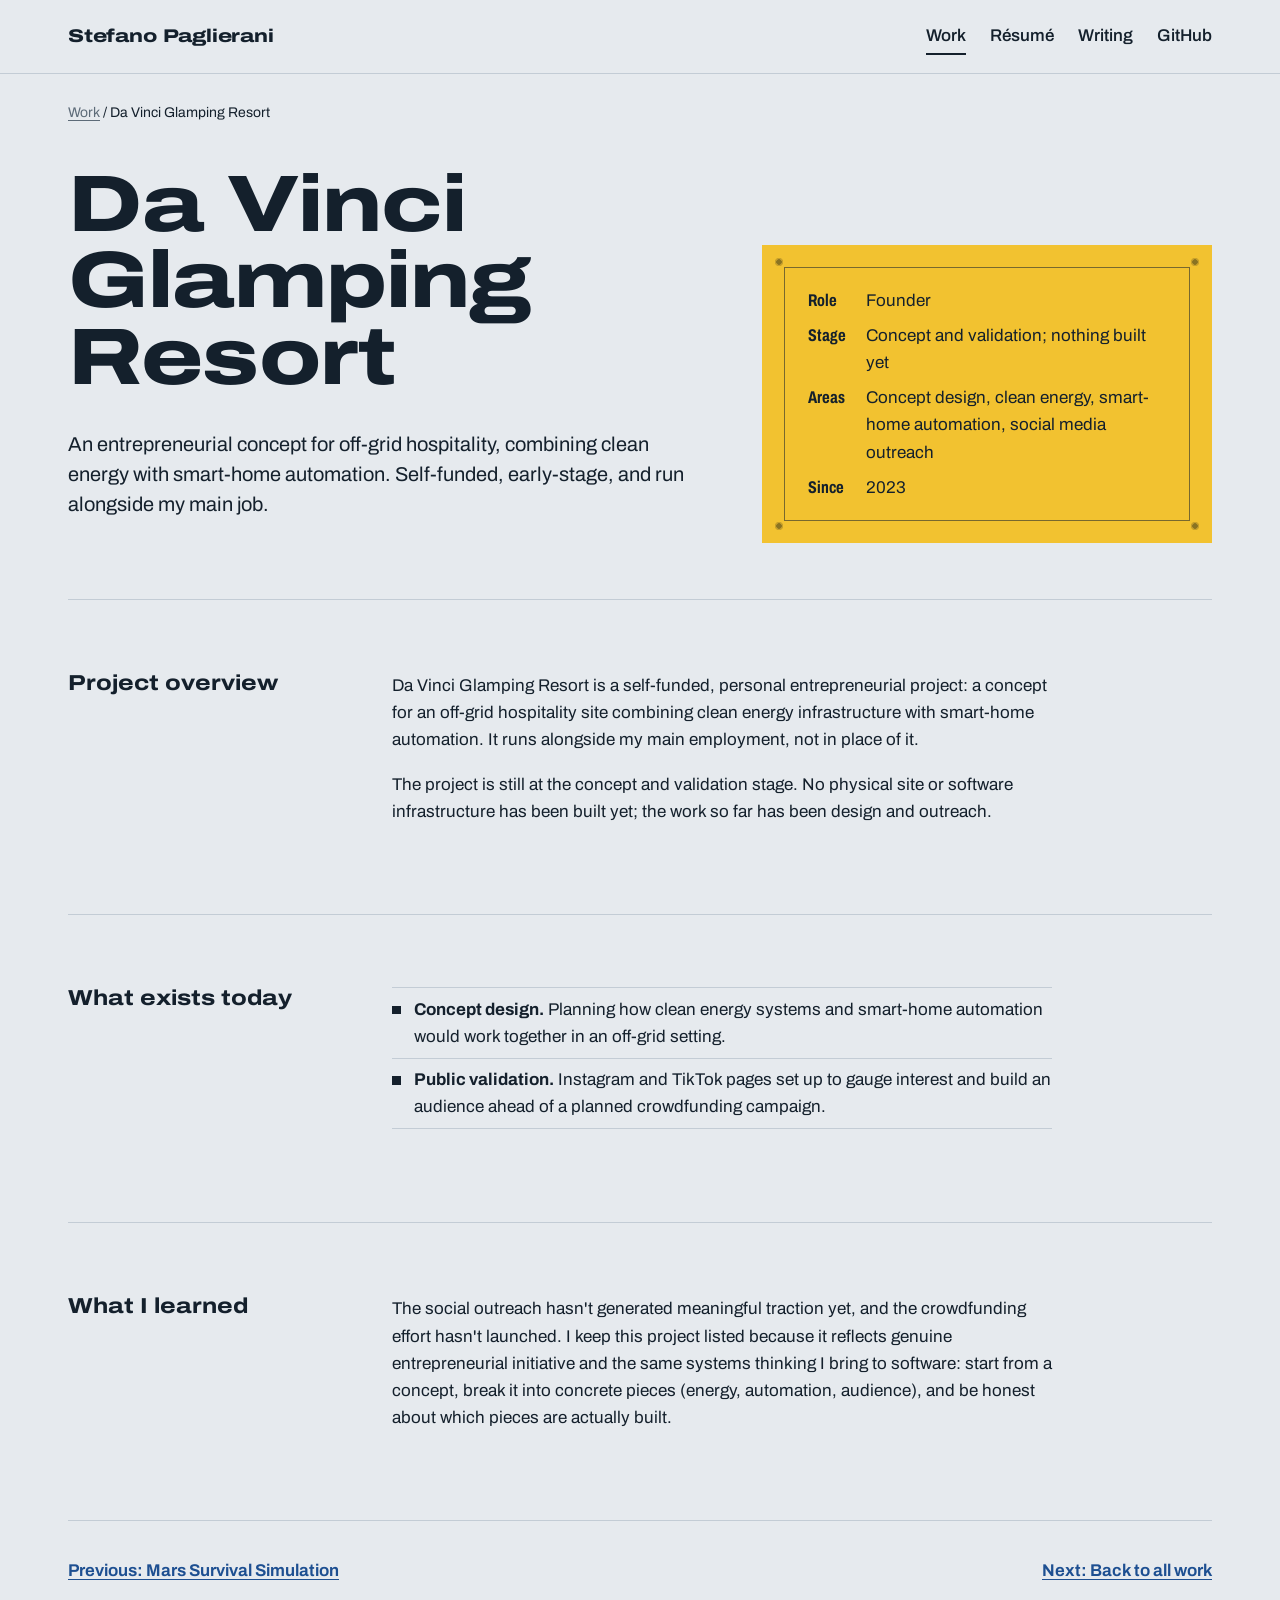
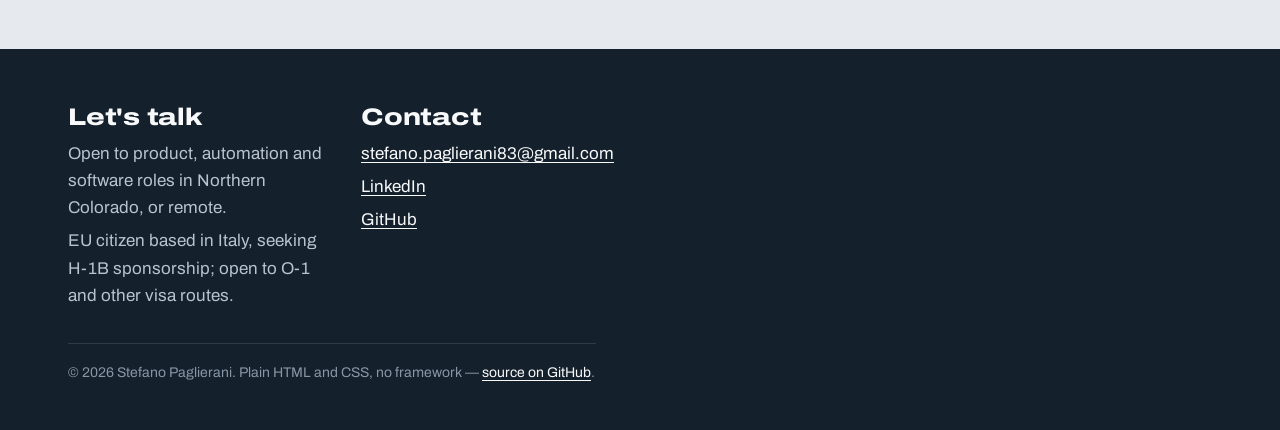
<file: project-integration.html>
<!DOCTYPE html>
<html lang="en">
<head>
<meta charset="UTF-8">
<meta name="viewport" content="width=device-width, initial-scale=1">
<title>Da Vinci Glamping Resort | Stefano Paglierani</title>
<meta name="description" content="A self-funded, early-stage off-grid hospitality concept combining clean energy and smart-home automation, honestly labelled as not yet built.">
<meta property="og:title" content="Da Vinci Glamping Resort | Stefano Paglierani">
<meta property="og:description" content="A self-funded, early-stage off-grid hospitality concept combining clean energy and smart-home automation, honestly labelled as not yet built.">
<meta property="og:type" content="website">
<meta name="theme-color" content="#e6eaee">
<link rel="icon" href="assets/img/favicon.svg" type="image/svg+xml">
<link rel="preload" href="assets/fonts/archivo-latin-wdth-normal.woff2" as="font" type="font/woff2" crossorigin>
<link rel="stylesheet" href="assets/css/site.css">
<script>document.documentElement.classList.add("js")</script>
</head>
<body>
<a class="skip" href="#main">Skip to content</a>
<header class="site-header">
  <div class="wrap">
    <a class="brand" href="index.html">Stefano Paglierani</a>
    <nav class="site-nav" aria-label="Main"><a href="index.html#work" aria-current="page">Work</a><a href="resume.html">Résumé</a><a href="articles.html">Writing</a><a href="https://github.com/stefanopaglierani">GitHub</a></nav>
  </div>
</header>
<main id="main">
<div class="wrap">
  <p class="crumbs"><a href="index.html#work">Work</a> / Da Vinci Glamping Resort</p>
  <div class="case-head">
    <div>
      <h1 class="wide">Da Vinci Glamping Resort</h1>
      <p class="lead">An entrepreneurial concept for off-grid hospitality, combining clean energy with smart-home automation. Self-funded, early-stage, and run alongside my main job.</p>
      
    </div>
    <div class="plate"><dl><dt>Role</dt><dd>Founder</dd><dt>Stage</dt><dd>Concept and validation; nothing built yet</dd><dt>Areas</dt><dd>Concept design, clean energy, smart-home automation, social media outreach</dd><dt>Since</dt><dd>2023</dd></dl></div>
  </div>
</div><div class="wrap"><section class="case-body">
  <h2>Project overview</h2>
  <div>

<p>Da Vinci Glamping Resort is a self-funded, personal entrepreneurial project: a concept for an off-grid hospitality site combining clean energy infrastructure with smart-home automation. It runs alongside my main employment, not in place of it.</p>
<p>The project is still at the concept and validation stage. No physical site or software infrastructure has been built yet; the work so far has been design and outreach.</p>

  </div>
</section></div><div class="wrap"><section class="case-body">
  <h2>What exists today</h2>
  <div>

<ul class="facts">
<li><b>Concept design.</b> Planning how clean energy systems and smart-home automation would work together in an off-grid setting.</li>
<li><b>Public validation.</b> Instagram and TikTok pages set up to gauge interest and build an audience ahead of a planned crowdfunding campaign.</li>
</ul>

  </div>
</section></div><div class="wrap"><section class="case-body">
  <h2>What I learned</h2>
  <div>

<p>The social outreach hasn't generated meaningful traction yet, and the crowdfunding effort hasn't launched. I keep this project listed because it reflects genuine entrepreneurial initiative and the same systems thinking I bring to software: start from a concept, break it into concrete pieces (energy, automation, audience), and be honest about which pieces are actually built.</p>

  </div>
</section></div><div class="wrap"><nav class="next" aria-label="Projects"><a href="project-mars.html">Previous: Mars Survival Simulation</a><a href="index.html#work">Next: Back to all work</a></nav></div>
</main>
<footer class="site-footer">
  <div class="wrap">
    <div>
      <h2 class="wide">Let's talk</h2>
      <p>Open to product, automation and software roles in Northern Colorado, or remote.</p>
      <p>EU citizen based in Italy, seeking H-1B sponsorship; open to O-1 and other visa routes.</p>
    </div>
    <div>
      <h2 class="wide">Contact</h2>
      <p><a href="mailto:stefano.paglierani83@gmail.com">stefano.paglierani83@gmail.com</a></p>
      <p><a href="https://www.linkedin.com/in/stefano-paglierani-a4067a398/">LinkedIn</a></p>
      <p><a href="https://github.com/stefanopaglierani">GitHub</a></p>
    </div>
    <p class="fine">&copy; 2026 Stefano Paglierani. Plain HTML and CSS, no framework &mdash; <a href="https://github.com/stefanopaglierani/Portfolio">source on GitHub</a>.</p>
  </div>
</footer>
<script src="assets/js/site.js" defer></script>
</body>
</html>
</file>
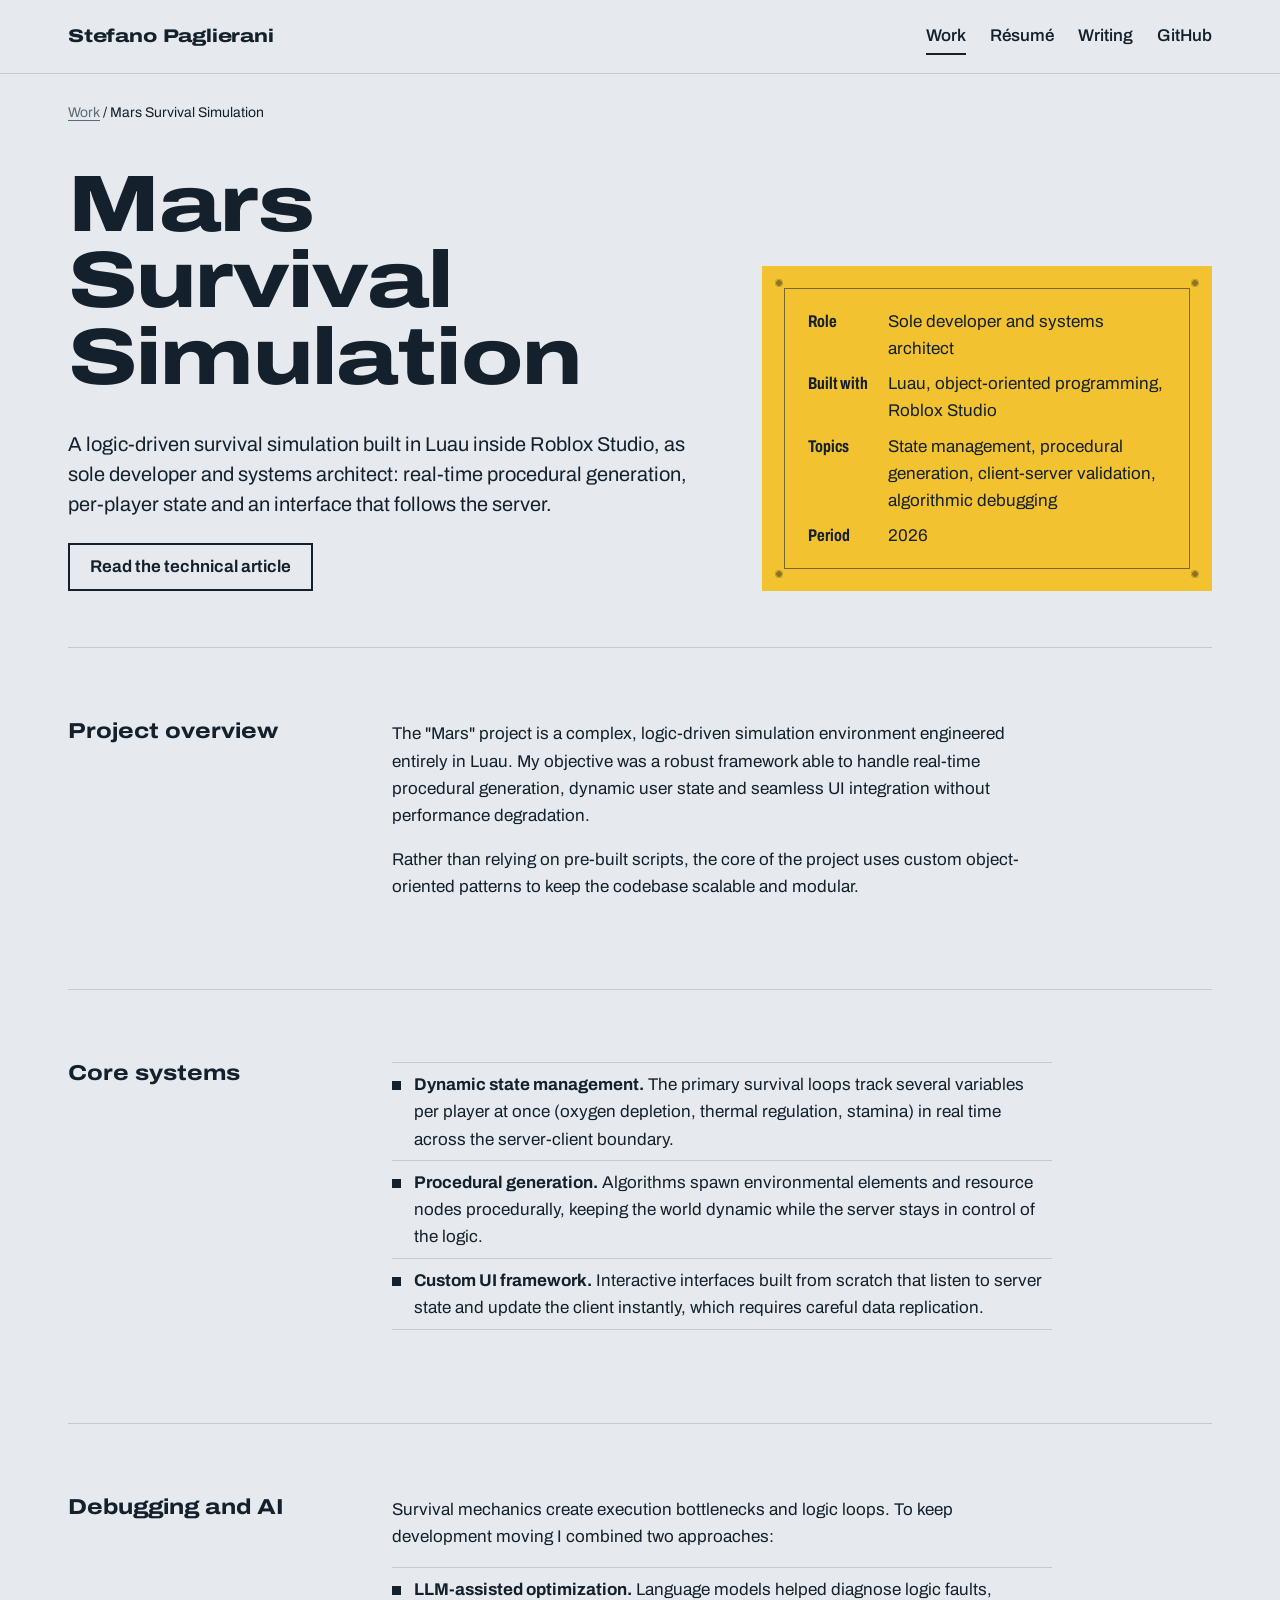
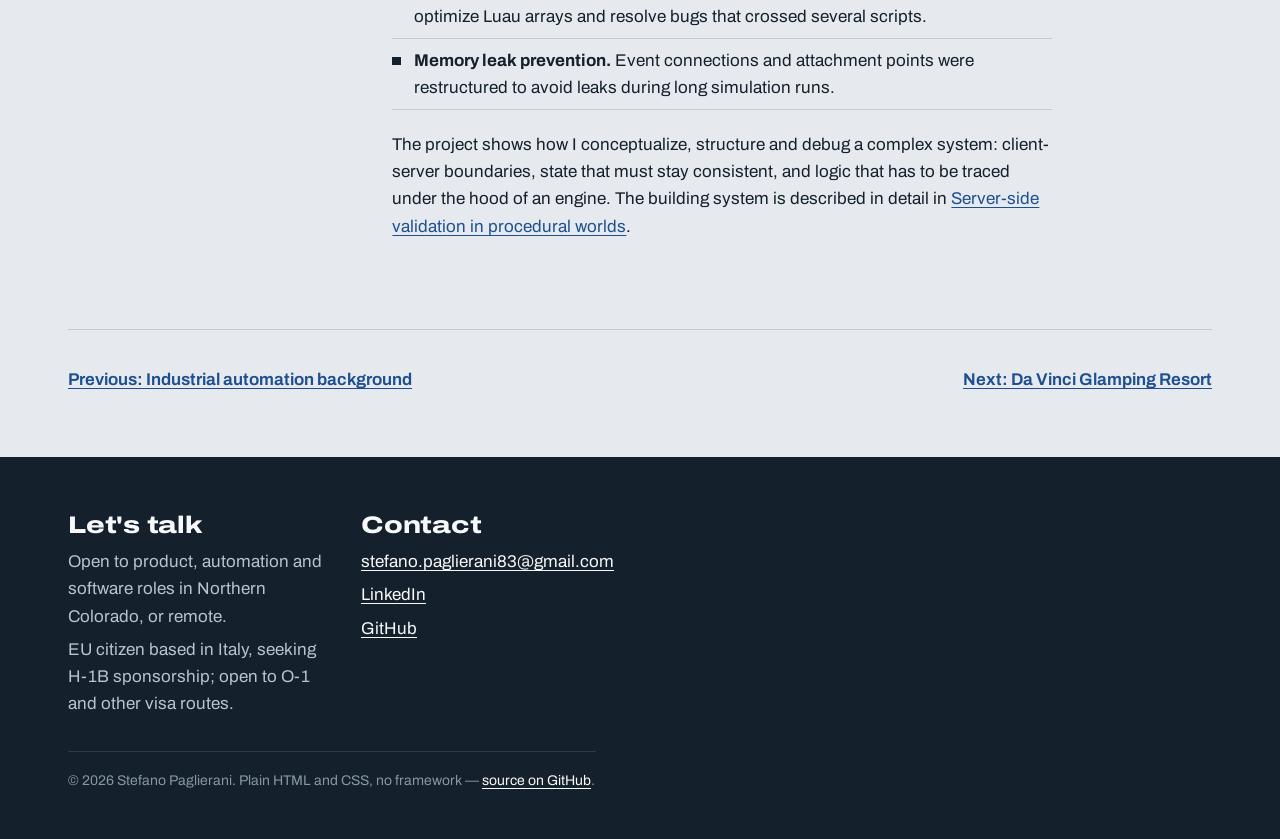
<file: project-mars.html>
<!DOCTYPE html>
<html lang="en">
<head>
<meta charset="UTF-8">
<meta name="viewport" content="width=device-width, initial-scale=1">
<title>Mars Survival Simulation — case study | Stefano Paglierani</title>
<meta name="description" content="A survival simulation in Luau: per-player state loops, procedural spawning, a custom UI and server-side validation.">
<meta property="og:title" content="Mars Survival Simulation — case study | Stefano Paglierani">
<meta property="og:description" content="A survival simulation in Luau: per-player state loops, procedural spawning, a custom UI and server-side validation.">
<meta property="og:type" content="website">
<meta name="theme-color" content="#e6eaee">
<link rel="icon" href="assets/img/favicon.svg" type="image/svg+xml">
<link rel="preload" href="assets/fonts/archivo-latin-wdth-normal.woff2" as="font" type="font/woff2" crossorigin>
<link rel="stylesheet" href="assets/css/site.css">
<script>document.documentElement.classList.add("js")</script>
</head>
<body>
<a class="skip" href="#main">Skip to content</a>
<header class="site-header">
  <div class="wrap">
    <a class="brand" href="index.html">Stefano Paglierani</a>
    <nav class="site-nav" aria-label="Main"><a href="index.html#work" aria-current="page">Work</a><a href="resume.html">Résumé</a><a href="articles.html">Writing</a><a href="https://github.com/stefanopaglierani">GitHub</a></nav>
  </div>
</header>
<main id="main">
<div class="wrap">
  <p class="crumbs"><a href="index.html#work">Work</a> / Mars Survival Simulation</p>
  <div class="case-head">
    <div>
      <h1 class="wide">Mars Survival Simulation</h1>
      <p class="lead">A logic-driven survival simulation built in Luau inside Roblox Studio, as sole developer and systems architect: real-time procedural generation, per-player state and an interface that follows the server.</p>
      <div class="actions"><a class="btn" href="article-luau-architecture.html">Read the technical article</a></div>
    </div>
    <div class="plate"><dl><dt>Role</dt><dd>Sole developer and systems architect</dd><dt>Built with</dt><dd>Luau, object-oriented programming, Roblox Studio</dd><dt>Topics</dt><dd>State management, procedural generation, client-server validation, algorithmic debugging</dd><dt>Period</dt><dd>2026</dd></dl></div>
  </div>
</div><div class="wrap"><section class="case-body">
  <h2>Project overview</h2>
  <div>

<p>The "Mars" project is a complex, logic-driven simulation environment engineered entirely in Luau. My objective was a robust framework able to handle real-time procedural generation, dynamic user state and seamless UI integration without performance degradation.</p>
<p>Rather than relying on pre-built scripts, the core of the project uses custom object-oriented patterns to keep the codebase scalable and modular.</p>

  </div>
</section></div><div class="wrap"><section class="case-body">
  <h2>Core systems</h2>
  <div>

<ul class="facts">
<li><b>Dynamic state management.</b> The primary survival loops track several variables per player at once (oxygen depletion, thermal regulation, stamina) in real time across the server-client boundary.</li>
<li><b>Procedural generation.</b> Algorithms spawn environmental elements and resource nodes procedurally, keeping the world dynamic while the server stays in control of the logic.</li>
<li><b>Custom UI framework.</b> Interactive interfaces built from scratch that listen to server state and update the client instantly, which requires careful data replication.</li>
</ul>

  </div>
</section></div><div class="wrap"><section class="case-body">
  <h2>Debugging and AI</h2>
  <div>

<p>Survival mechanics create execution bottlenecks and logic loops. To keep development moving I combined two approaches:</p>
<ul class="facts">
<li><b>LLM-assisted optimization.</b> Language models helped diagnose logic faults, optimize Luau arrays and resolve bugs that crossed several scripts.</li>
<li><b>Memory leak prevention.</b> Event connections and attachment points were restructured to avoid leaks during long simulation runs.</li>
</ul>
<p>The project shows how I conceptualize, structure and debug a complex system: client-server boundaries, state that must stay consistent, and logic that has to be traced under the hood of an engine. The building system is described in detail in <a href="article-luau-architecture.html">Server-side validation in procedural worlds</a>.</p>

  </div>
</section></div><div class="wrap"><nav class="next" aria-label="Projects"><a href="project-cnc.html">Previous: Industrial automation background</a><a href="project-integration.html">Next: Da Vinci Glamping Resort</a></nav></div>
</main>
<footer class="site-footer">
  <div class="wrap">
    <div>
      <h2 class="wide">Let's talk</h2>
      <p>Open to product, automation and software roles in Northern Colorado, or remote.</p>
      <p>EU citizen based in Italy, seeking H-1B sponsorship; open to O-1 and other visa routes.</p>
    </div>
    <div>
      <h2 class="wide">Contact</h2>
      <p><a href="mailto:stefano.paglierani83@gmail.com">stefano.paglierani83@gmail.com</a></p>
      <p><a href="https://www.linkedin.com/in/stefano-paglierani-a4067a398/">LinkedIn</a></p>
      <p><a href="https://github.com/stefanopaglierani">GitHub</a></p>
    </div>
    <p class="fine">&copy; 2026 Stefano Paglierani. Plain HTML and CSS, no framework &mdash; <a href="https://github.com/stefanopaglierani/Portfolio">source on GitHub</a>.</p>
  </div>
</footer>
<script src="assets/js/site.js" defer></script>
</body>
</html>
</file>
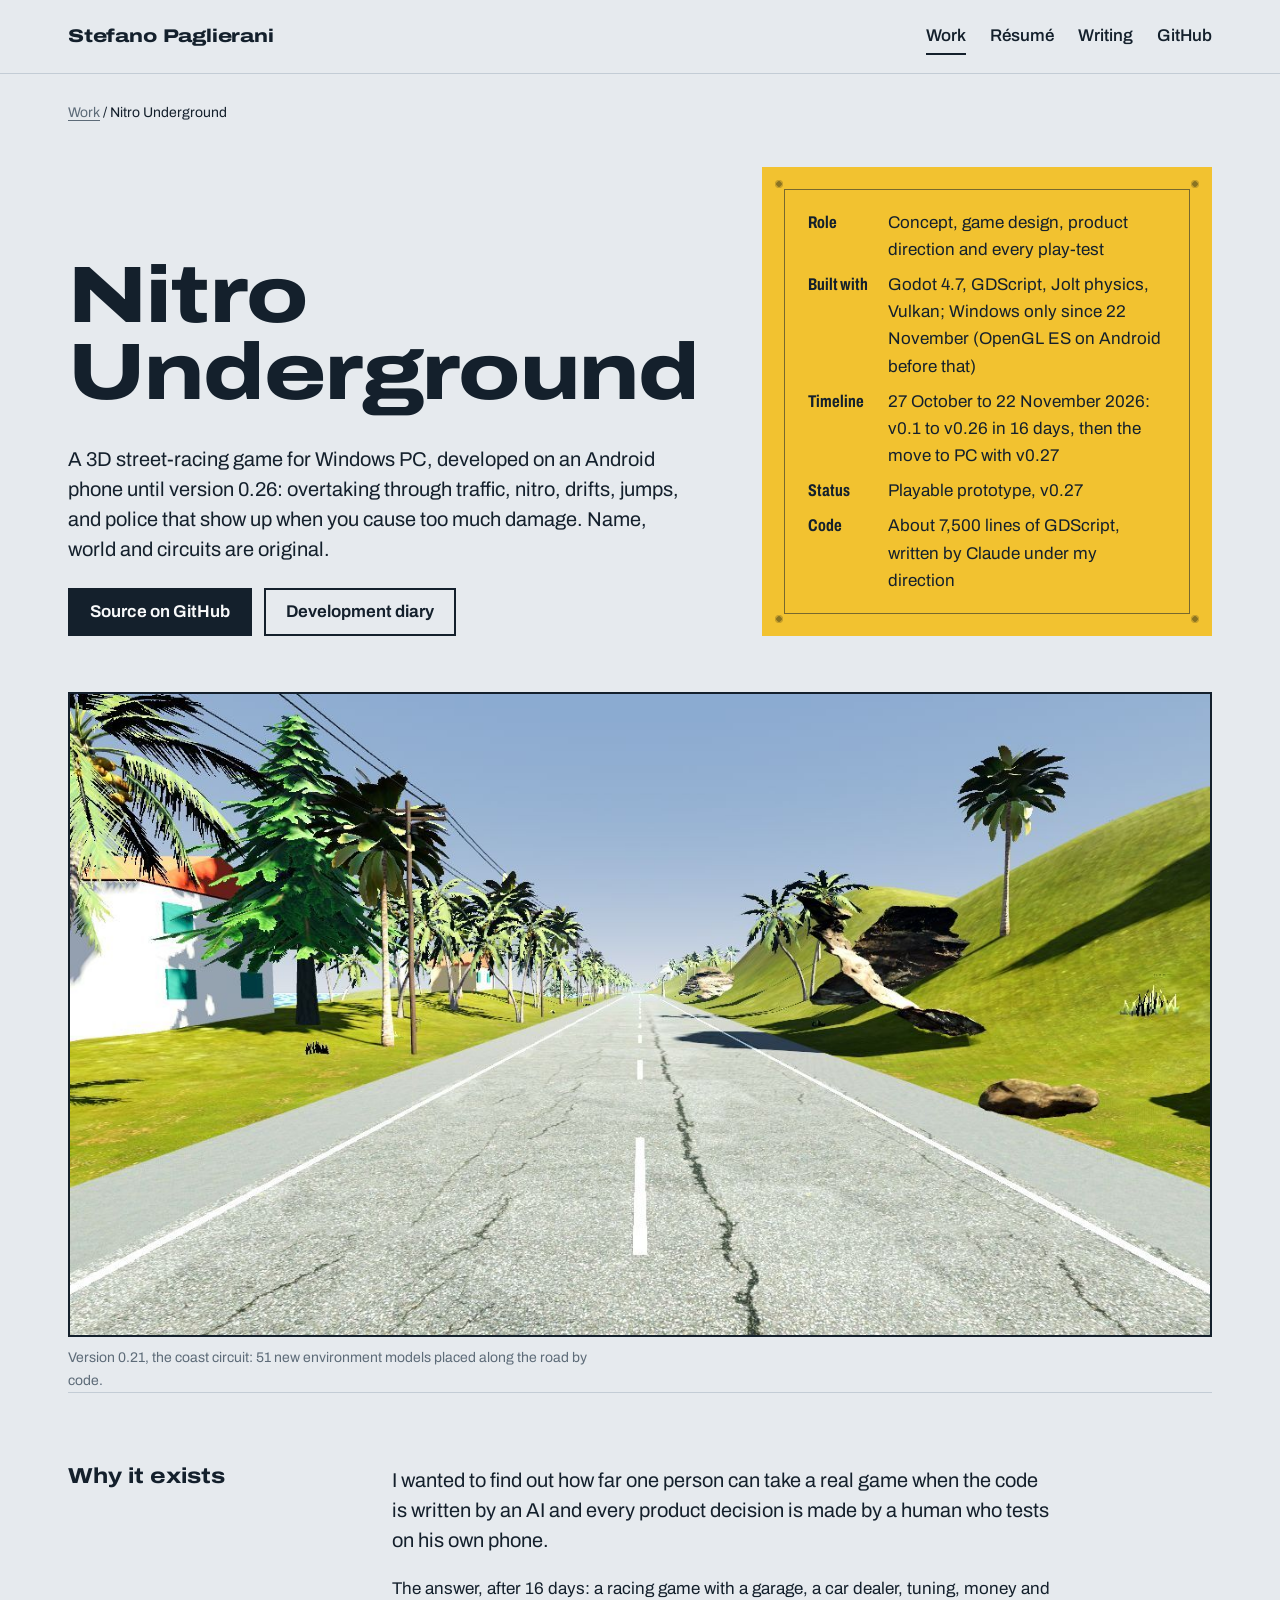
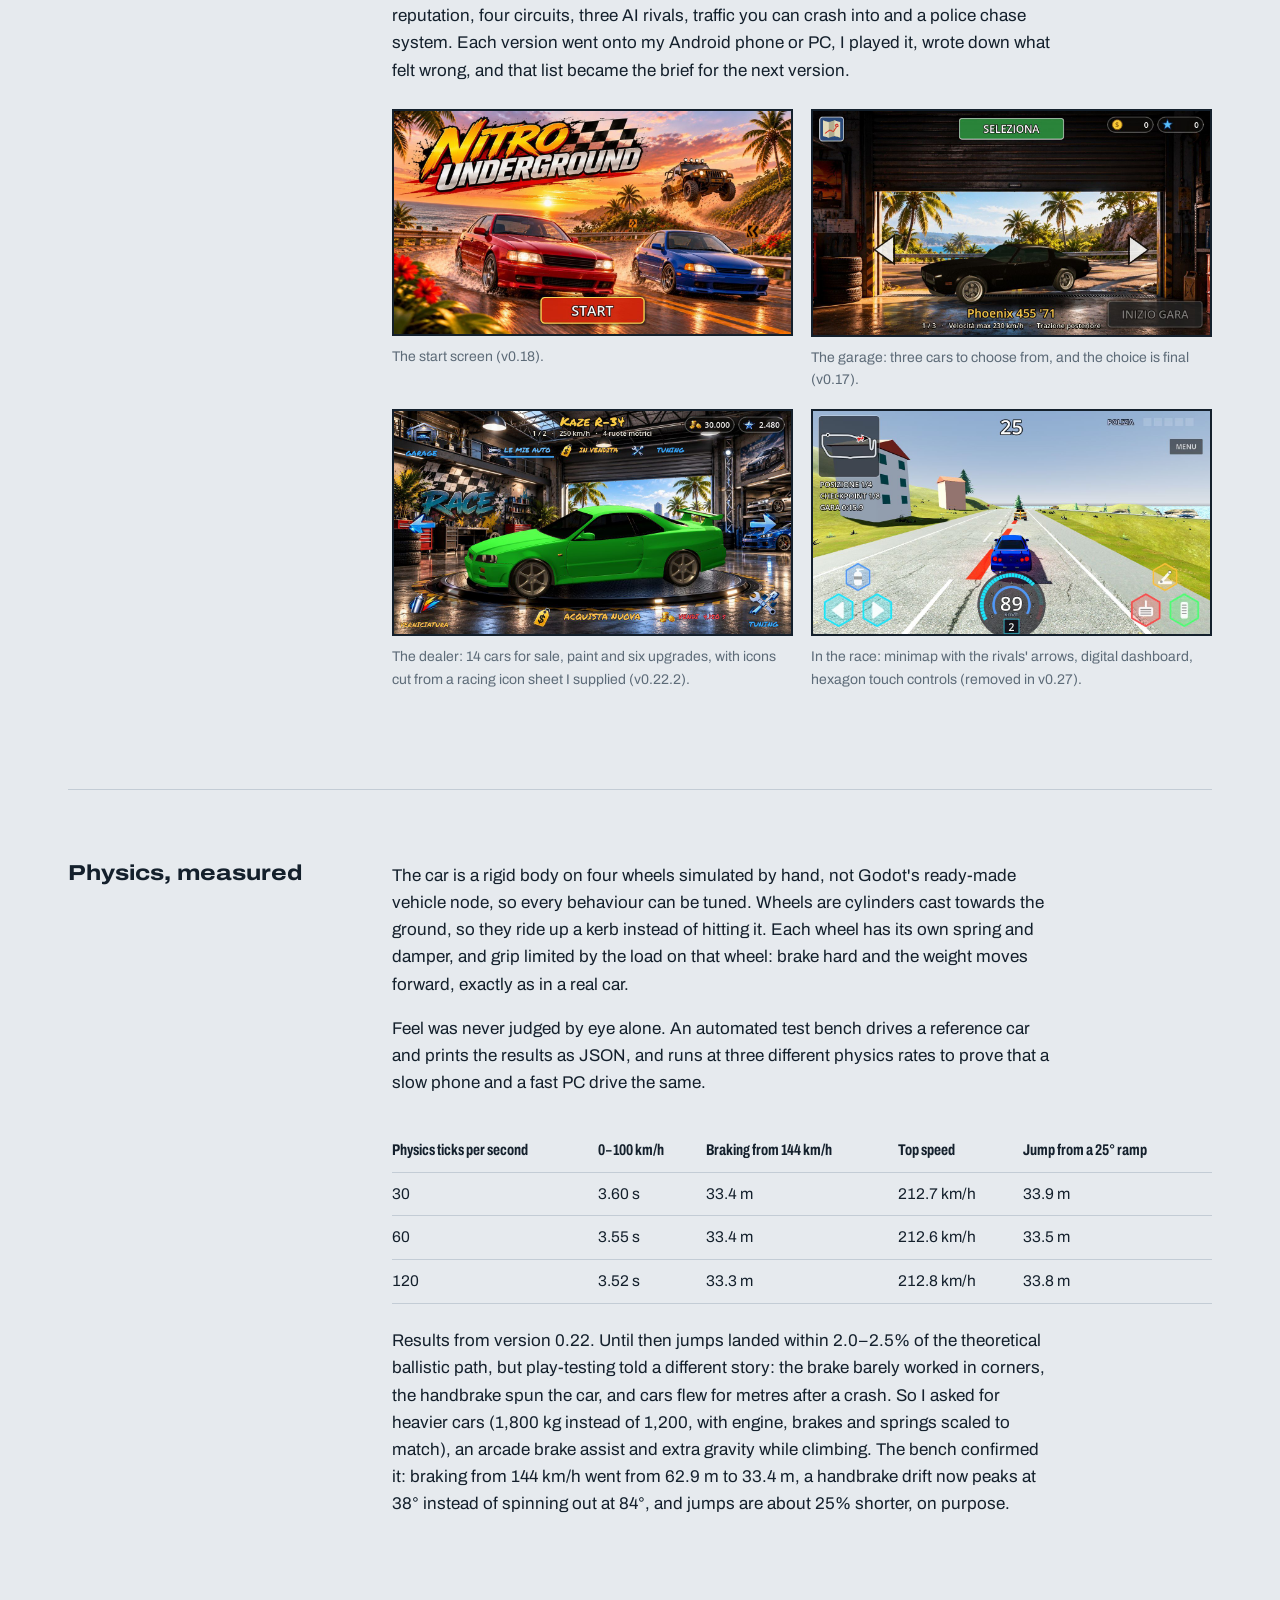
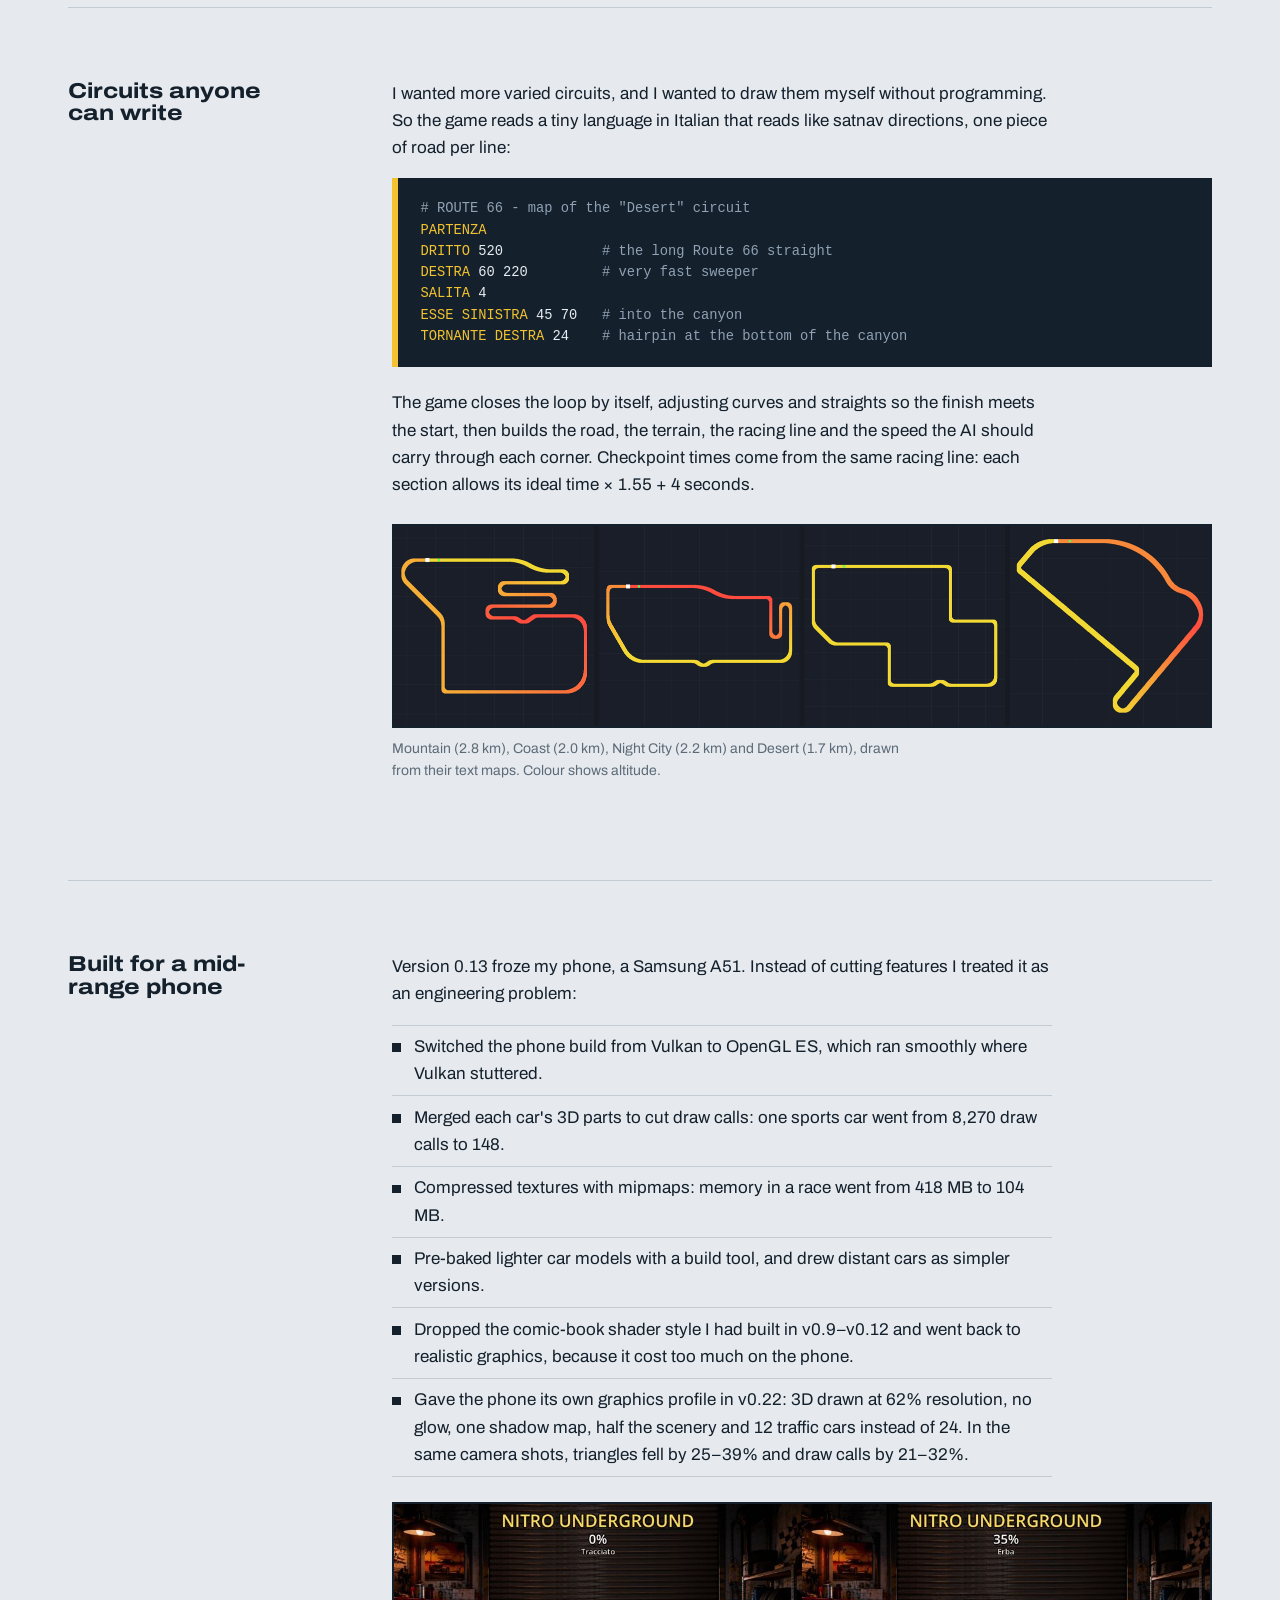
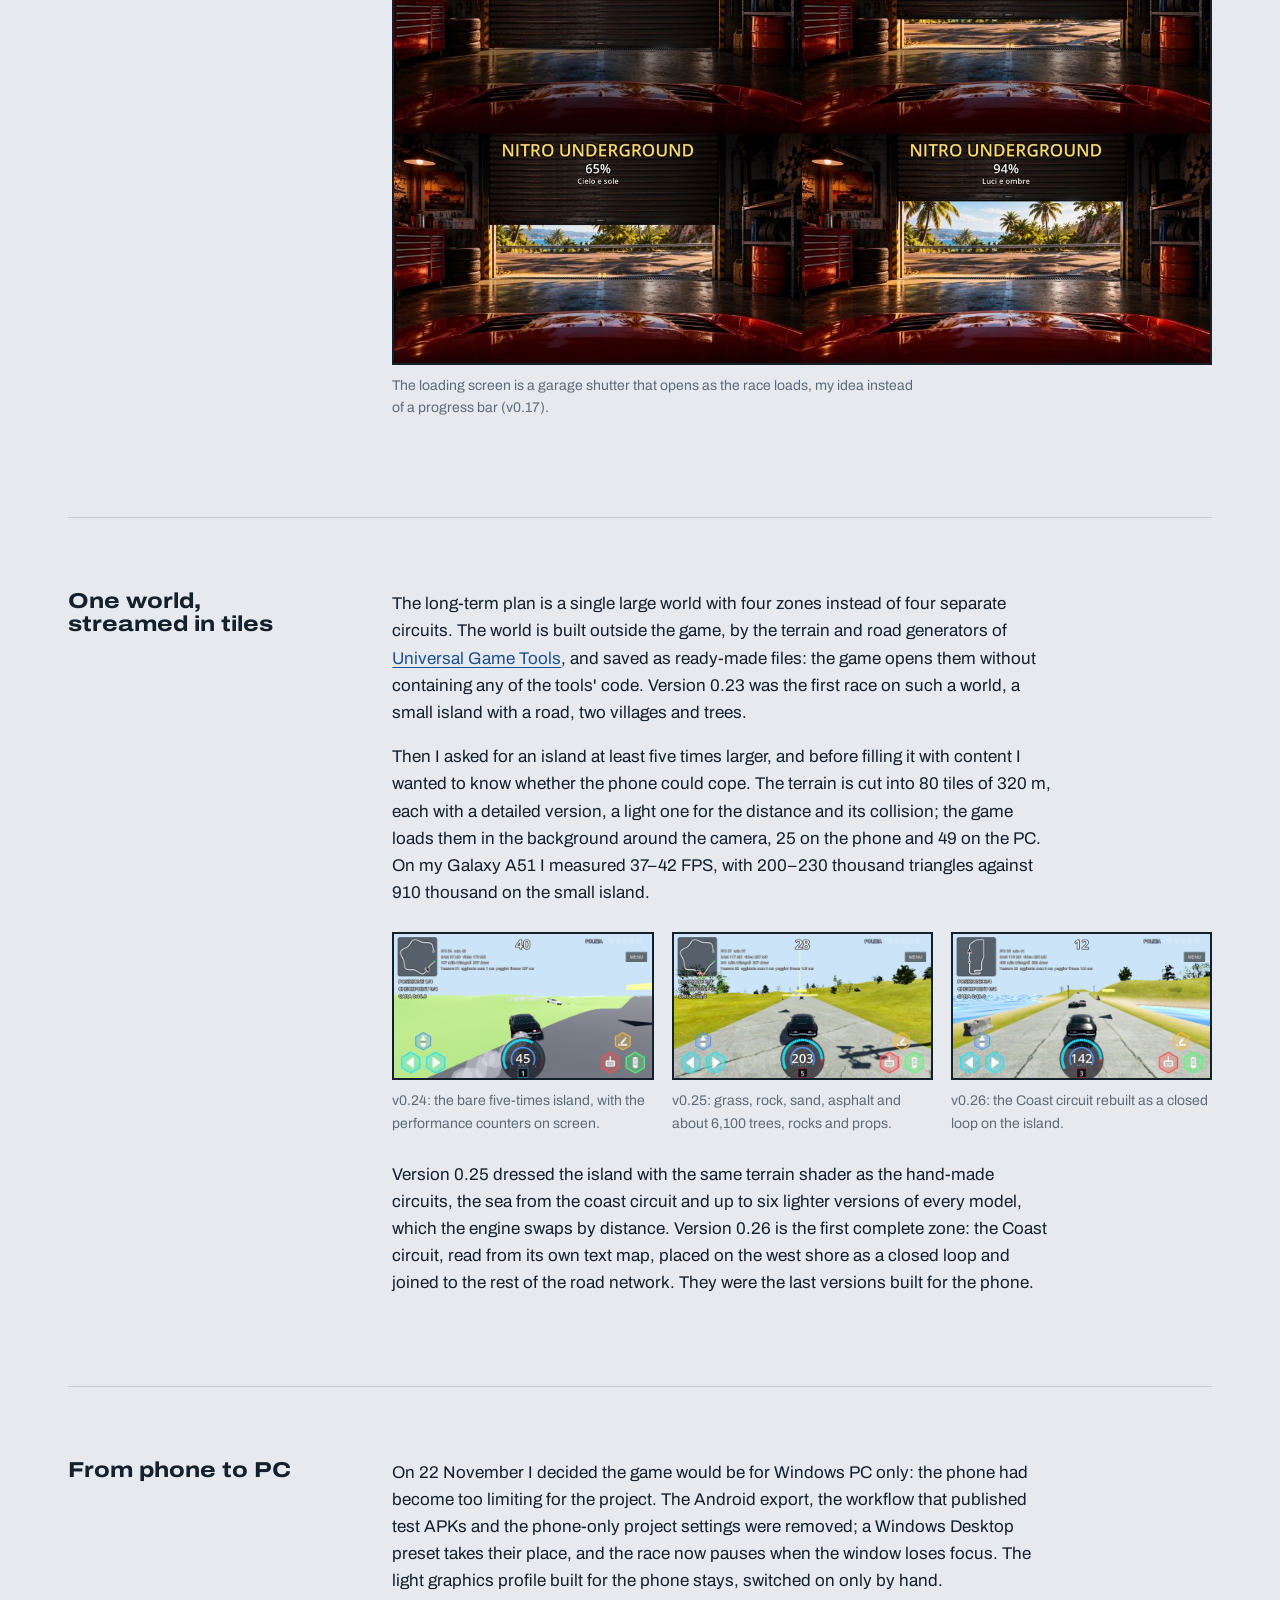
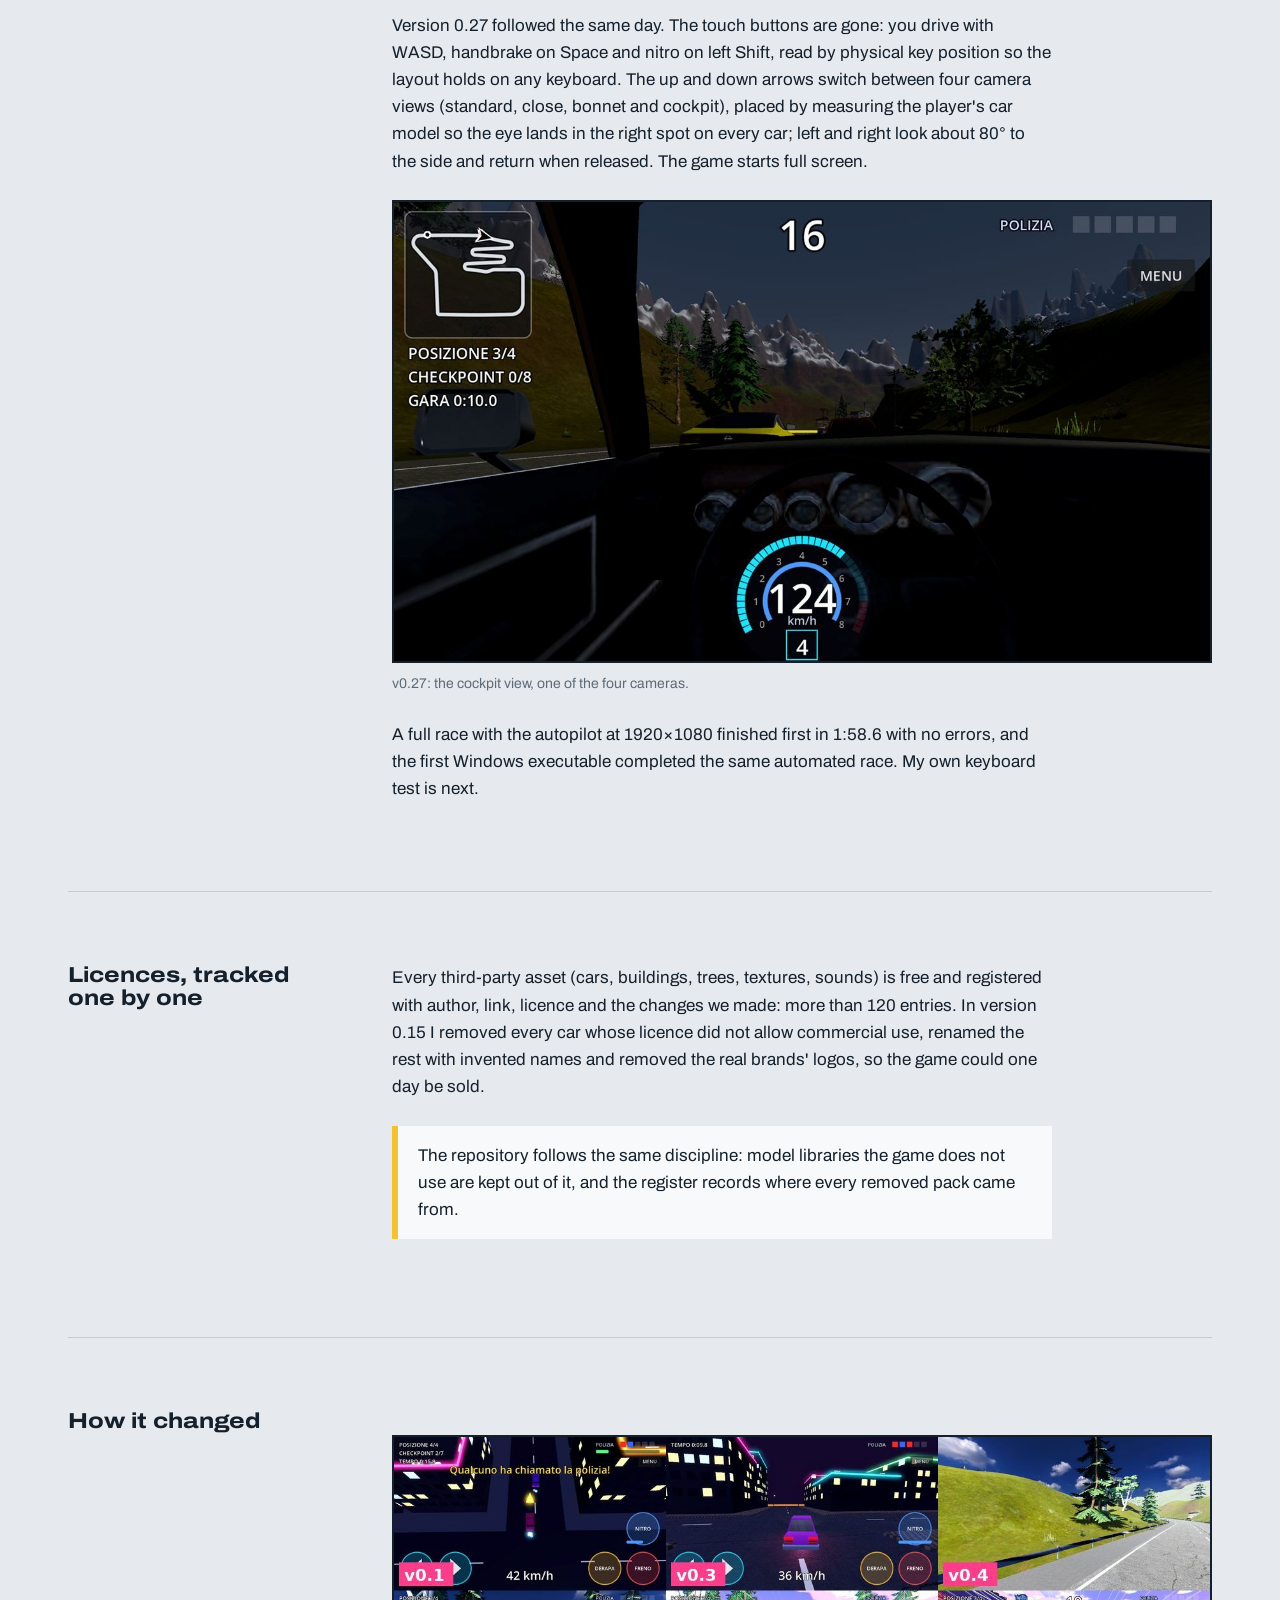
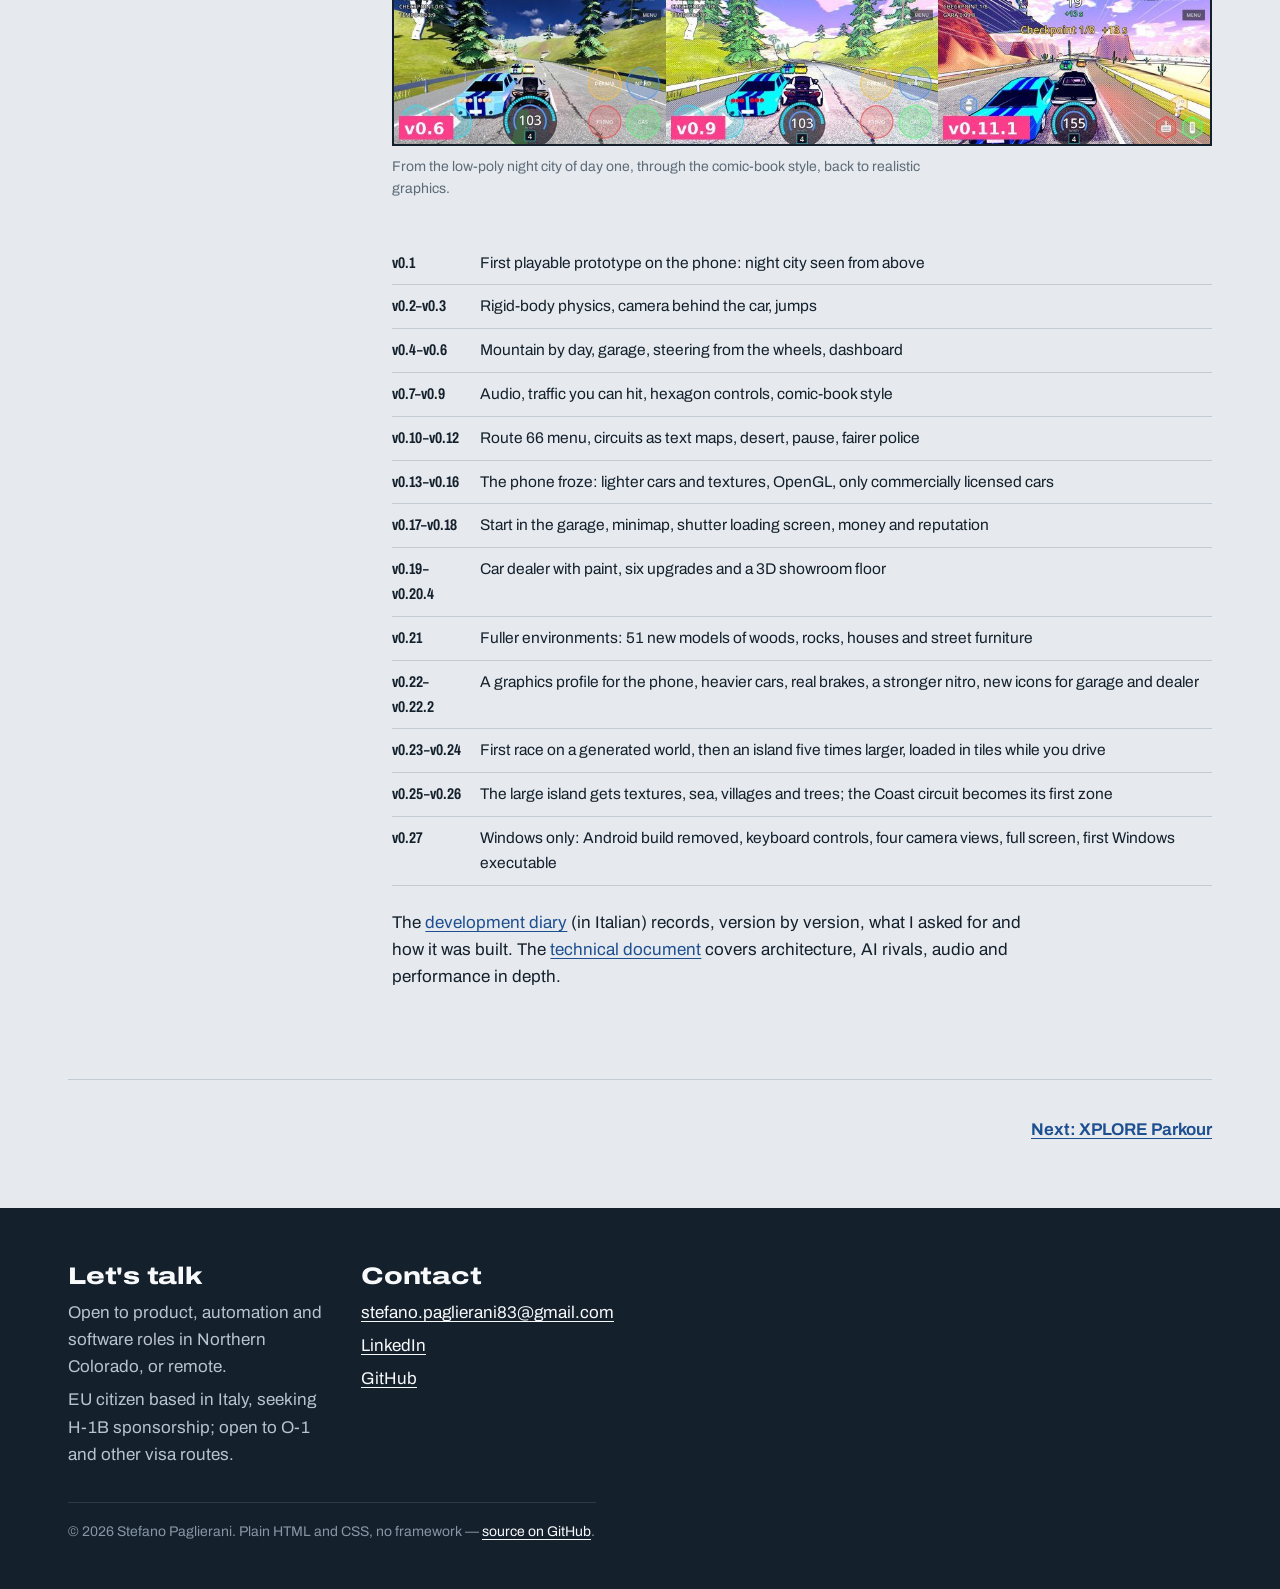
<file: project-nitro-underground.html>
<!DOCTYPE html>
<html lang="en">
<head>
<meta charset="UTF-8">
<meta name="viewport" content="width=device-width, initial-scale=1">
<title>Nitro Underground — case study | Stefano Paglierani</title>
<meta name="description" content="A 3D street-racing game for Windows PC built in Godot: hand-written vehicle physics measured by a test bench, circuits written as text maps, a world streamed in tiles, first tuned for a mid-range Android phone.">
<meta property="og:title" content="Nitro Underground — case study | Stefano Paglierani">
<meta property="og:description" content="A 3D street-racing game for Windows PC built in Godot: hand-written vehicle physics measured by a test bench, circuits written as text maps, a world streamed in tiles, first tuned for a mid-range Android phone.">
<meta property="og:type" content="website">
<meta property="og:image" content="assets/img/nitro/v0.21-costa.jpg">
<meta name="theme-color" content="#e6eaee">
<link rel="icon" href="assets/img/favicon.svg" type="image/svg+xml">
<link rel="preload" href="assets/fonts/archivo-latin-wdth-normal.woff2" as="font" type="font/woff2" crossorigin>
<link rel="stylesheet" href="assets/css/site.css">
<script>document.documentElement.classList.add("js")</script>
</head>
<body>
<a class="skip" href="#main">Skip to content</a>
<header class="site-header">
  <div class="wrap">
    <a class="brand" href="index.html">Stefano Paglierani</a>
    <nav class="site-nav" aria-label="Main"><a href="index.html#work" aria-current="page">Work</a><a href="resume.html">Résumé</a><a href="articles.html">Writing</a><a href="https://github.com/stefanopaglierani">GitHub</a></nav>
  </div>
</header>
<main id="main">
<div class="wrap">
  <p class="crumbs"><a href="index.html#work">Work</a> / Nitro Underground</p>
  <div class="case-head">
    <div>
      <h1 class="wide">Nitro Underground</h1>
      <p class="lead">A 3D street-racing game for Windows PC, developed on an Android phone until version 0.26: overtaking through traffic, nitro, drifts, jumps, and police that show up when you cause too much damage. Name, world and circuits are original.</p>
      <div class="actions"><a class="btn solid" href="https://github.com/stefanopaglierani/nitro-underground">Source on GitHub</a><a class="btn" href="https://github.com/stefanopaglierani/nitro-underground/blob/prova-pc/docs/STORIA.md">Development diary</a></div>
    </div>
    <div class="plate"><dl><dt>Role</dt><dd>Concept, game design, product direction and every play-test</dd><dt>Built with</dt><dd>Godot 4.7, GDScript, Jolt physics, Vulkan; Windows only since 22 November (OpenGL ES on Android before that)</dd><dt>Timeline</dt><dd>27 October to 22 November 2026: v0.1 to v0.26 in 16 days, then the move to PC with v0.27</dd><dt>Status</dt><dd>Playable prototype, v0.27</dd><dt>Code</dt><dd>About 7,500 lines of GDScript, written by Claude under my direction</dd></dl></div>
  </div>
</div><div class="wrap"><figure class="case-hero"><img src="assets/img/nitro/v0.21-costa.jpg" alt="Racing along a coastal road with palm trees, white houses and rocks" width="1280" height="720" loading="lazy"><figcaption>Version 0.21, the coast circuit: 51 new environment models placed along the road by code.</figcaption></figure></div><div class="wrap"><section class="case-body">
  <h2>Why it exists</h2>
  <div>

<p class="lead">I wanted to find out how far one person can take a real game when the code is written by an AI and every product decision is made by a human who tests on his own phone.</p>
<p>The answer, after 16 days: a racing game with a garage, a car dealer, tuning, money and reputation, four circuits, three AI rivals, traffic you can crash into and a police chase system. Each version went onto my Android phone or PC, I played it, wrote down what felt wrong, and that list became the brief for the next version.</p>
<div class="gallery">
  <figure class=""><img src="assets/img/nitro/v0.18-start.jpg" alt="Title screen with two cars racing on a wet coastal road at sunset" width="1280" height="720" loading="lazy"><figcaption>The start screen (v0.18).</figcaption></figure>
  <figure class=""><img src="assets/img/nitro/v0.17-garage.jpg" alt="Garage: one black muscle car between two arrows, name and specs below" width="1280" height="720" loading="lazy"><figcaption>The garage: three cars to choose from, and the choice is final (v0.17).</figcaption></figure>
  <figure class=""><img src="assets/img/nitro/v0.22.2-dealer-icons.jpg" alt="Dealer showroom with a green coupé on a turntable, money and reputation counters, and glossy icons for garage, my cars, for sale, tuning and paint" width="1280" height="720" loading="lazy"><figcaption>The dealer: 14 cars for sale, paint and six upgrades, with icons cut from a racing icon sheet I supplied (v0.22.2).</figcaption></figure>
  <figure class=""><img src="assets/img/nitro/v0.17-minimappa.jpg" alt="Race view with a minimap top left, speedometer bottom right and hexagonal touch buttons" width="1280" height="720" loading="lazy"><figcaption>In the race: minimap with the rivals' arrows, digital dashboard, hexagon touch controls (removed in v0.27).</figcaption></figure>
</div>

  </div>
</section></div><div class="wrap"><section class="case-body">
  <h2>Physics, measured</h2>
  <div>

<p>The car is a rigid body on four wheels simulated by hand, not Godot's ready-made vehicle node, so every behaviour can be tuned. Wheels are cylinders cast towards the ground, so they ride up a kerb instead of hitting it. Each wheel has its own spring and damper, and grip limited by the load on that wheel: brake hard and the weight moves forward, exactly as in a real car.</p>
<p>Feel was never judged by eye alone. An automated test bench drives a reference car and prints the results as JSON, and runs at three different physics rates to prove that a slow phone and a fast PC drive the same.</p>
<div class="table-scroll"><table class="numbers">
<thead><tr><th>Physics ticks per second</th><th>0&ndash;100 km/h</th><th>Braking from 144 km/h</th><th>Top speed</th><th>Jump from a 25&deg; ramp</th></tr></thead>
<tbody>
<tr><td>30</td><td>3.60 s</td><td>33.4 m</td><td>212.7 km/h</td><td>33.9 m</td></tr>
<tr><td>60</td><td>3.55 s</td><td>33.4 m</td><td>212.6 km/h</td><td>33.5 m</td></tr>
<tr><td>120</td><td>3.52 s</td><td>33.3 m</td><td>212.8 km/h</td><td>33.8 m</td></tr>
</tbody></table></div>
<p>Results from version 0.22. Until then jumps landed within 2.0&ndash;2.5% of the theoretical ballistic path, but play-testing told a different story: the brake barely worked in corners, the handbrake spun the car, and cars flew for metres after a crash. So I asked for heavier cars (1,800 kg instead of 1,200, with engine, brakes and springs scaled to match), an arcade brake assist and extra gravity while climbing. The bench confirmed it: braking from 144 km/h went from 62.9 m to 33.4 m, a handbrake drift now peaks at 38&deg; instead of spinning out at 84&deg;, and jumps are about 25% shorter, on purpose.</p>

  </div>
</section></div><div class="wrap"><section class="case-body">
  <h2>Circuits anyone can write</h2>
  <div>

<p>I wanted more varied circuits, and I wanted to draw them myself without programming. So the game reads a tiny language in Italian that reads like satnav directions, one piece of road per line:</p>
<pre class="code"><code><span class="c"># ROUTE 66 - map of the "Desert" circuit</span>
<span class="k">PARTENZA</span>
<span class="k">DRITTO</span> 520            <span class="c"># the long Route 66 straight</span>
<span class="k">DESTRA</span> 60 220         <span class="c"># very fast sweeper</span>
<span class="k">SALITA</span> 4
<span class="k">ESSE SINISTRA</span> 45 70   <span class="c"># into the canyon</span>
<span class="k">TORNANTE DESTRA</span> 24    <span class="c"># hairpin at the bottom of the canyon</span></code></pre>
<p>The game closes the loop by itself, adjusting curves and straights so the finish meets the start, then builds the road, the terrain, the racing line and the speed the AI should carry through each corner. Checkpoint times come from the same racing line: each section allows its ideal time &times; 1.55 + 4 seconds.</p>
<figure class="wide-figure"><img src="assets/img/nitro/mappe-circuiti.png" alt="Four circuit outlines coloured by altitude from yellow to red" width="1630" height="400" loading="lazy"><figcaption>Mountain (2.8 km), Coast (2.0 km), Night City (2.2 km) and Desert (1.7 km), drawn from their text maps. Colour shows altitude.</figcaption></figure>

  </div>
</section></div><div class="wrap"><section class="case-body">
  <h2>Built for a mid-range phone</h2>
  <div>

<p>Version 0.13 froze my phone, a Samsung A51. Instead of cutting features I treated it as an engineering problem:</p>
<ul class="facts">
<li>Switched the phone build from Vulkan to OpenGL ES, which ran smoothly where Vulkan stuttered.</li>
<li>Merged each car's 3D parts to cut draw calls: one sports car went from 8,270 draw calls to 148.</li>
<li>Compressed textures with mipmaps: memory in a race went from 418 MB to 104 MB.</li>
<li>Pre-baked lighter car models with a build tool, and drew distant cars as simpler versions.</li>
<li>Dropped the comic-book shader style I had built in v0.9&ndash;v0.12 and went back to realistic graphics, because it cost too much on the phone.</li>
<li>Gave the phone its own graphics profile in v0.22: 3D drawn at 62% resolution, no glow, one shadow map, half the scenery and 12 traffic cars instead of 24. In the same camera shots, triangles fell by 25&ndash;39% and draw calls by 21&ndash;32%.</li>
</ul>
<figure class="wide-figure"><img src="assets/img/nitro/v0.17-caricamento.jpg" alt="Four frames of a loading screen where a garage shutter opens as the percentage grows" width="1280" height="720" loading="lazy"><figcaption>The loading screen is a garage shutter that opens as the race loads, my idea instead of a progress bar (v0.17).</figcaption></figure>

  </div>
</section></div><div class="wrap"><section class="case-body">
  <h2>One world, streamed in tiles</h2>
  <div>

<p>The long-term plan is a single large world with four zones instead of four separate circuits. The world is built outside the game, by the terrain and road generators of <a href="project-universal-game-tools.html">Universal Game Tools</a>, and saved as ready-made files: the game opens them without containing any of the tools' code. Version 0.23 was the first race on such a world, a small island with a road, two villages and trees.</p>
<p>Then I asked for an island at least five times larger, and before filling it with content I wanted to know whether the phone could cope. The terrain is cut into 80 tiles of 320 m, each with a detailed version, a light one for the distance and its collision; the game loads them in the background around the camera, 25 on the phone and 49 on the PC. On my Galaxy A51 I measured 37&ndash;42 FPS, with 200&ndash;230 thousand triangles against 910 thousand on the small island.</p>
<div class="gallery three">
  <figure class=""><img src="assets/img/nitro/v0.24-island-x5.jpg" alt="A black muscle car drifting on a wide grey road across bare green hills, with the debug counters for FPS, triangles and tiles at the top" width="1280" height="720" loading="lazy"><figcaption>v0.24: the bare five-times island, with the performance counters on screen.</figcaption></figure>
  <figure class=""><img src="assets/img/nitro/v0.25-island-x5.jpg" alt="The car at 203 km/h on cracked asphalt between grassy hills dotted with trees" width="1280" height="720" loading="lazy"><figcaption>v0.25: grass, rock, sand, asphalt and about 6,100 trees, rocks and props.</figcaption></figure>
  <figure class=""><img src="assets/img/nitro/v0.26-costa-x5.jpg" alt="The car racing two rivals along a coastal road with the sea on both sides and a minimap of the loop" width="1280" height="720" loading="lazy"><figcaption>v0.26: the Coast circuit rebuilt as a closed loop on the island.</figcaption></figure>
</div>
<p>Version 0.25 dressed the island with the same terrain shader as the hand-made circuits, the sea from the coast circuit and up to six lighter versions of every model, which the engine swaps by distance. Version 0.26 is the first complete zone: the Coast circuit, read from its own text map, placed on the west shore as a closed loop and joined to the rest of the road network. They were the last versions built for the phone.</p>

  </div>
</section></div><div class="wrap"><section class="case-body">
  <h2>From phone to PC</h2>
  <div>

<p>On 22 November I decided the game would be for Windows PC only: the phone had become too limiting for the project. The Android export, the workflow that published test APKs and the phone-only project settings were removed; a Windows Desktop preset takes their place, and the race now pauses when the window loses focus. The light graphics profile built for the phone stays, switched on only by hand.</p>
<p>Version 0.27 followed the same day. The touch buttons are gone: you drive with WASD, handbrake on Space and nitro on left Shift, read by physical key position so the layout holds on any keyboard. The up and down arrows switch between four camera views (standard, close, bonnet and cockpit), placed by measuring the player's car model so the eye lands in the right spot on every car; left and right look about 80&deg; to the side and return when released. The game starts full screen.</p>
<figure class="wide-figure"><img src="assets/img/nitro/v0.27-abitacolo.jpg" alt="Cockpit view on a mountain road at dusk: steering wheel and dials in the foreground, two cars ahead, minimap top left and a speedometer reading 124 km/h" width="1280" height="720" loading="lazy"><figcaption>v0.27: the cockpit view, one of the four cameras.</figcaption></figure>
<p>A full race with the autopilot at 1920&times;1080 finished first in 1:58.6 with no errors, and the first Windows executable completed the same automated race. My own keyboard test is next.</p>

  </div>
</section></div><div class="wrap"><section class="case-body">
  <h2>Licences, tracked one by one</h2>
  <div>

<p>Every third-party asset (cars, buildings, trees, textures, sounds) is free and registered with author, link, licence and the changes we made: more than 120 entries. In version 0.15 I removed every car whose licence did not allow commercial use, renamed the rest with invented names and removed the real brands' logos, so the game could one day be sold.</p>
<div class="callout"><p>The repository follows the same discipline: model libraries the game does not use are kept out of it, and the register records where every removed pack came from.</p></div>

  </div>
</section></div><div class="wrap"><section class="case-body">
  <h2>How it changed</h2>
  <div>

<figure class="wide-figure"><img src="assets/img/nitro/evoluzione.jpg" alt="A sequence of screenshots from the first low-poly city to the later versions" width="1278" height="480" loading="lazy"><figcaption>From the low-poly night city of day one, through the comic-book style, back to realistic graphics.</figcaption></figure>
<div class="table-scroll"><table class="numbers">
<tbody>
<tr><th>v0.1</th><td>First playable prototype on the phone: night city seen from above</td></tr>
<tr><th>v0.2&ndash;v0.3</th><td>Rigid-body physics, camera behind the car, jumps</td></tr>
<tr><th>v0.4&ndash;v0.6</th><td>Mountain by day, garage, steering from the wheels, dashboard</td></tr>
<tr><th>v0.7&ndash;v0.9</th><td>Audio, traffic you can hit, hexagon controls, comic-book style</td></tr>
<tr><th>v0.10&ndash;v0.12</th><td>Route 66 menu, circuits as text maps, desert, pause, fairer police</td></tr>
<tr><th>v0.13&ndash;v0.16</th><td>The phone froze: lighter cars and textures, OpenGL, only commercially licensed cars</td></tr>
<tr><th>v0.17&ndash;v0.18</th><td>Start in the garage, minimap, shutter loading screen, money and reputation</td></tr>
<tr><th>v0.19&ndash;v0.20.4</th><td>Car dealer with paint, six upgrades and a 3D showroom floor</td></tr>
<tr><th>v0.21</th><td>Fuller environments: 51 new models of woods, rocks, houses and street furniture</td></tr>
<tr><th>v0.22&ndash;v0.22.2</th><td>A graphics profile for the phone, heavier cars, real brakes, a stronger nitro, new icons for garage and dealer</td></tr>
<tr><th>v0.23&ndash;v0.24</th><td>First race on a generated world, then an island five times larger, loaded in tiles while you drive</td></tr>
<tr><th>v0.25&ndash;v0.26</th><td>The large island gets textures, sea, villages and trees; the Coast circuit becomes its first zone</td></tr>
<tr><th>v0.27</th><td>Windows only: Android build removed, keyboard controls, four camera views, full screen, first Windows executable</td></tr>
</tbody></table></div>
<p>The <a href="https://github.com/stefanopaglierani/nitro-underground/blob/prova-pc/docs/STORIA.md">development diary</a> (in Italian) records, version by version, what I asked for and how it was built. The <a href="https://github.com/stefanopaglierani/nitro-underground/blob/prova-pc/docs/TECNICO.md">technical document</a> covers architecture, AI rivals, audio and performance in depth.</p>

  </div>
</section></div><div class="wrap"><nav class="next" aria-label="Projects"><span></span><a href="project-xplore-parkour.html">Next: XPLORE Parkour</a></nav></div>
</main>
<footer class="site-footer">
  <div class="wrap">
    <div>
      <h2 class="wide">Let's talk</h2>
      <p>Open to product, automation and software roles in Northern Colorado, or remote.</p>
      <p>EU citizen based in Italy, seeking H-1B sponsorship; open to O-1 and other visa routes.</p>
    </div>
    <div>
      <h2 class="wide">Contact</h2>
      <p><a href="mailto:stefano.paglierani83@gmail.com">stefano.paglierani83@gmail.com</a></p>
      <p><a href="https://www.linkedin.com/in/stefano-paglierani-a4067a398/">LinkedIn</a></p>
      <p><a href="https://github.com/stefanopaglierani">GitHub</a></p>
    </div>
    <p class="fine">&copy; 2026 Stefano Paglierani. Plain HTML and CSS, no framework &mdash; <a href="https://github.com/stefanopaglierani/Portfolio">source on GitHub</a>.</p>
  </div>
</footer>
<script src="assets/js/site.js" defer></script>
</body>
</html>
</file>
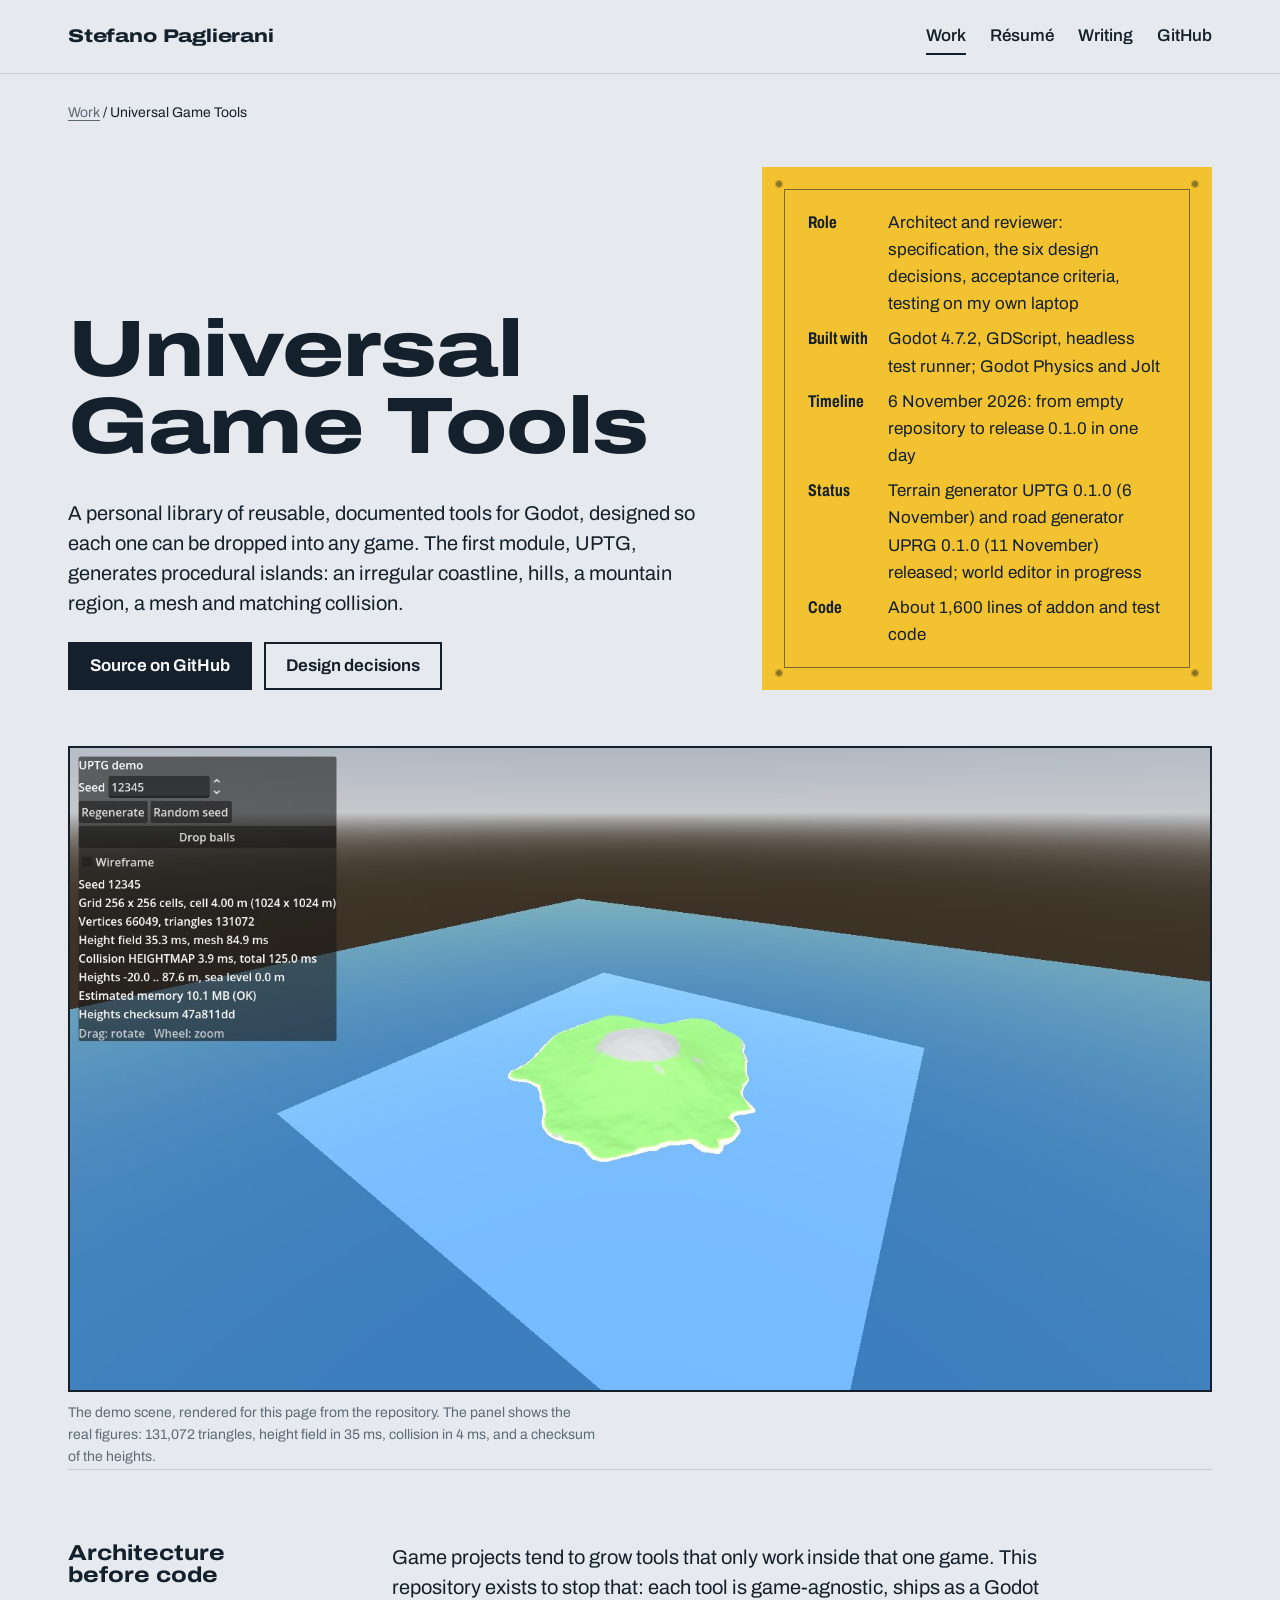
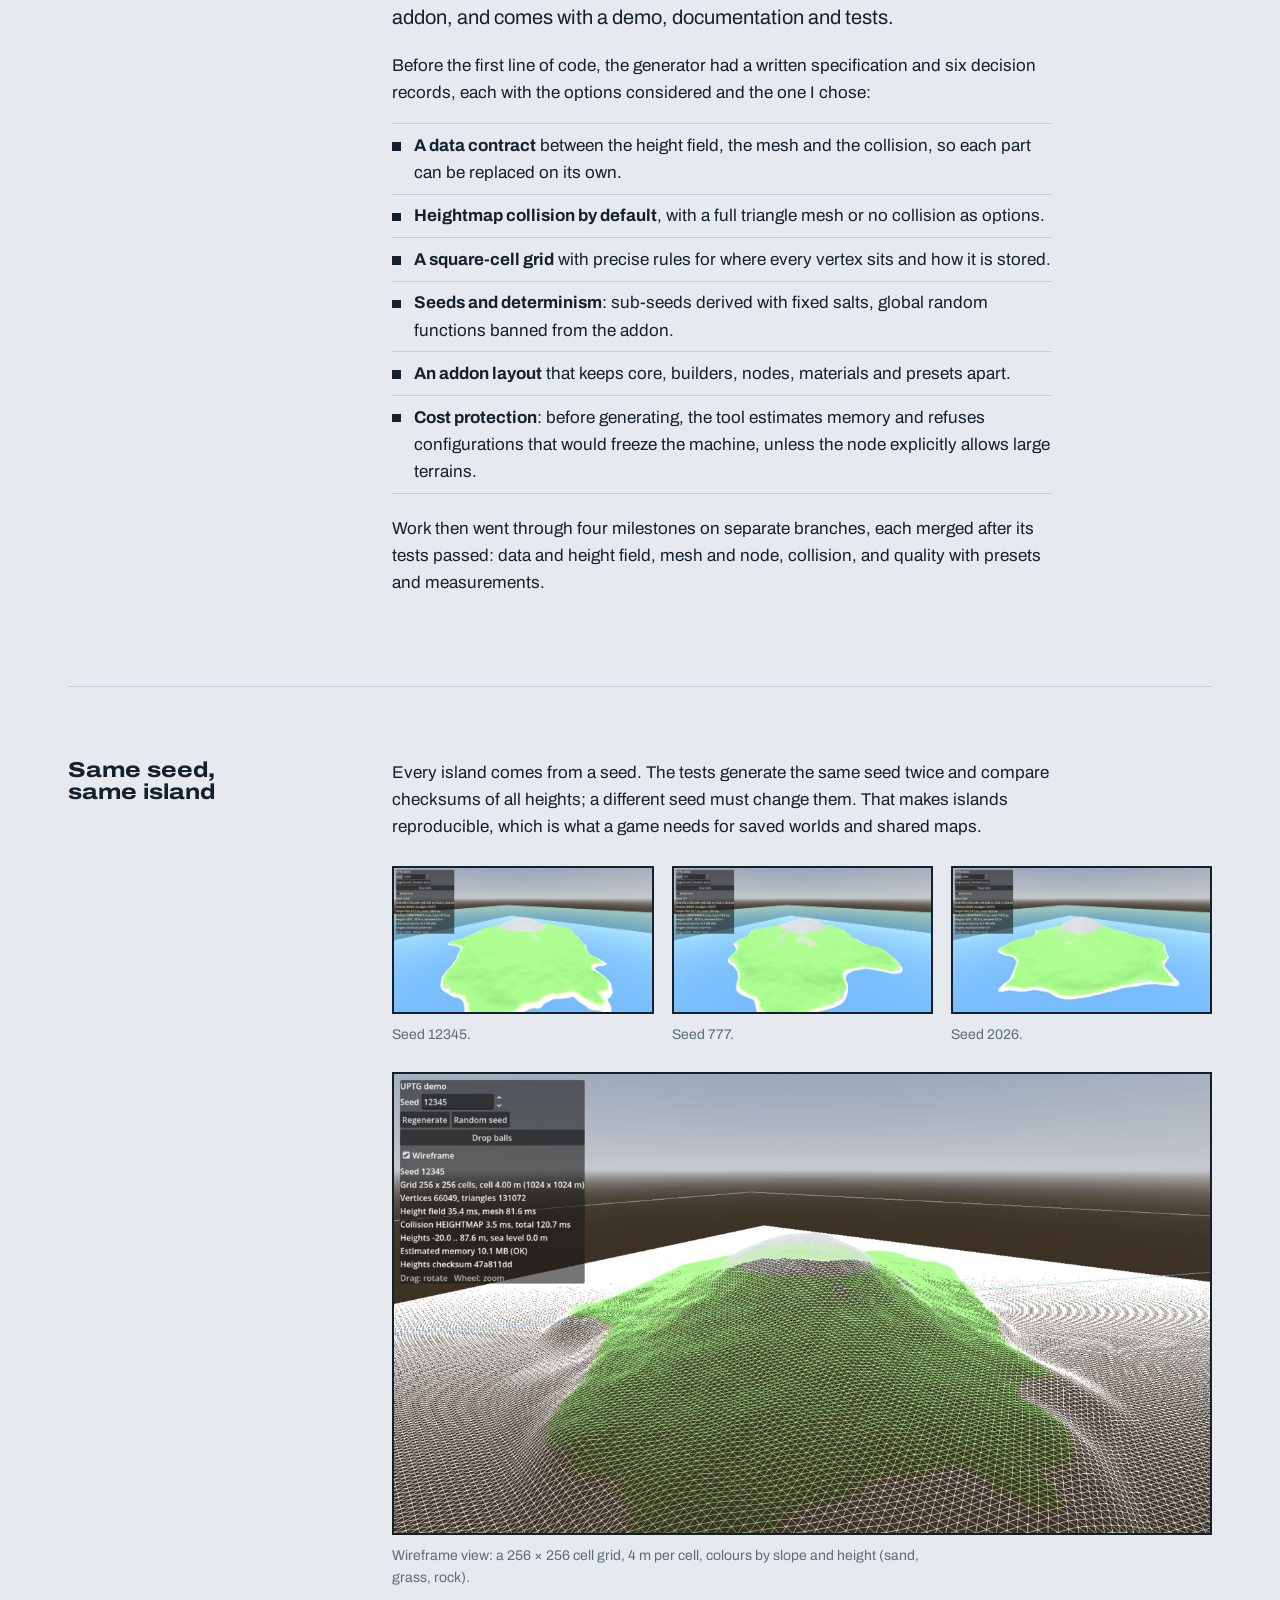
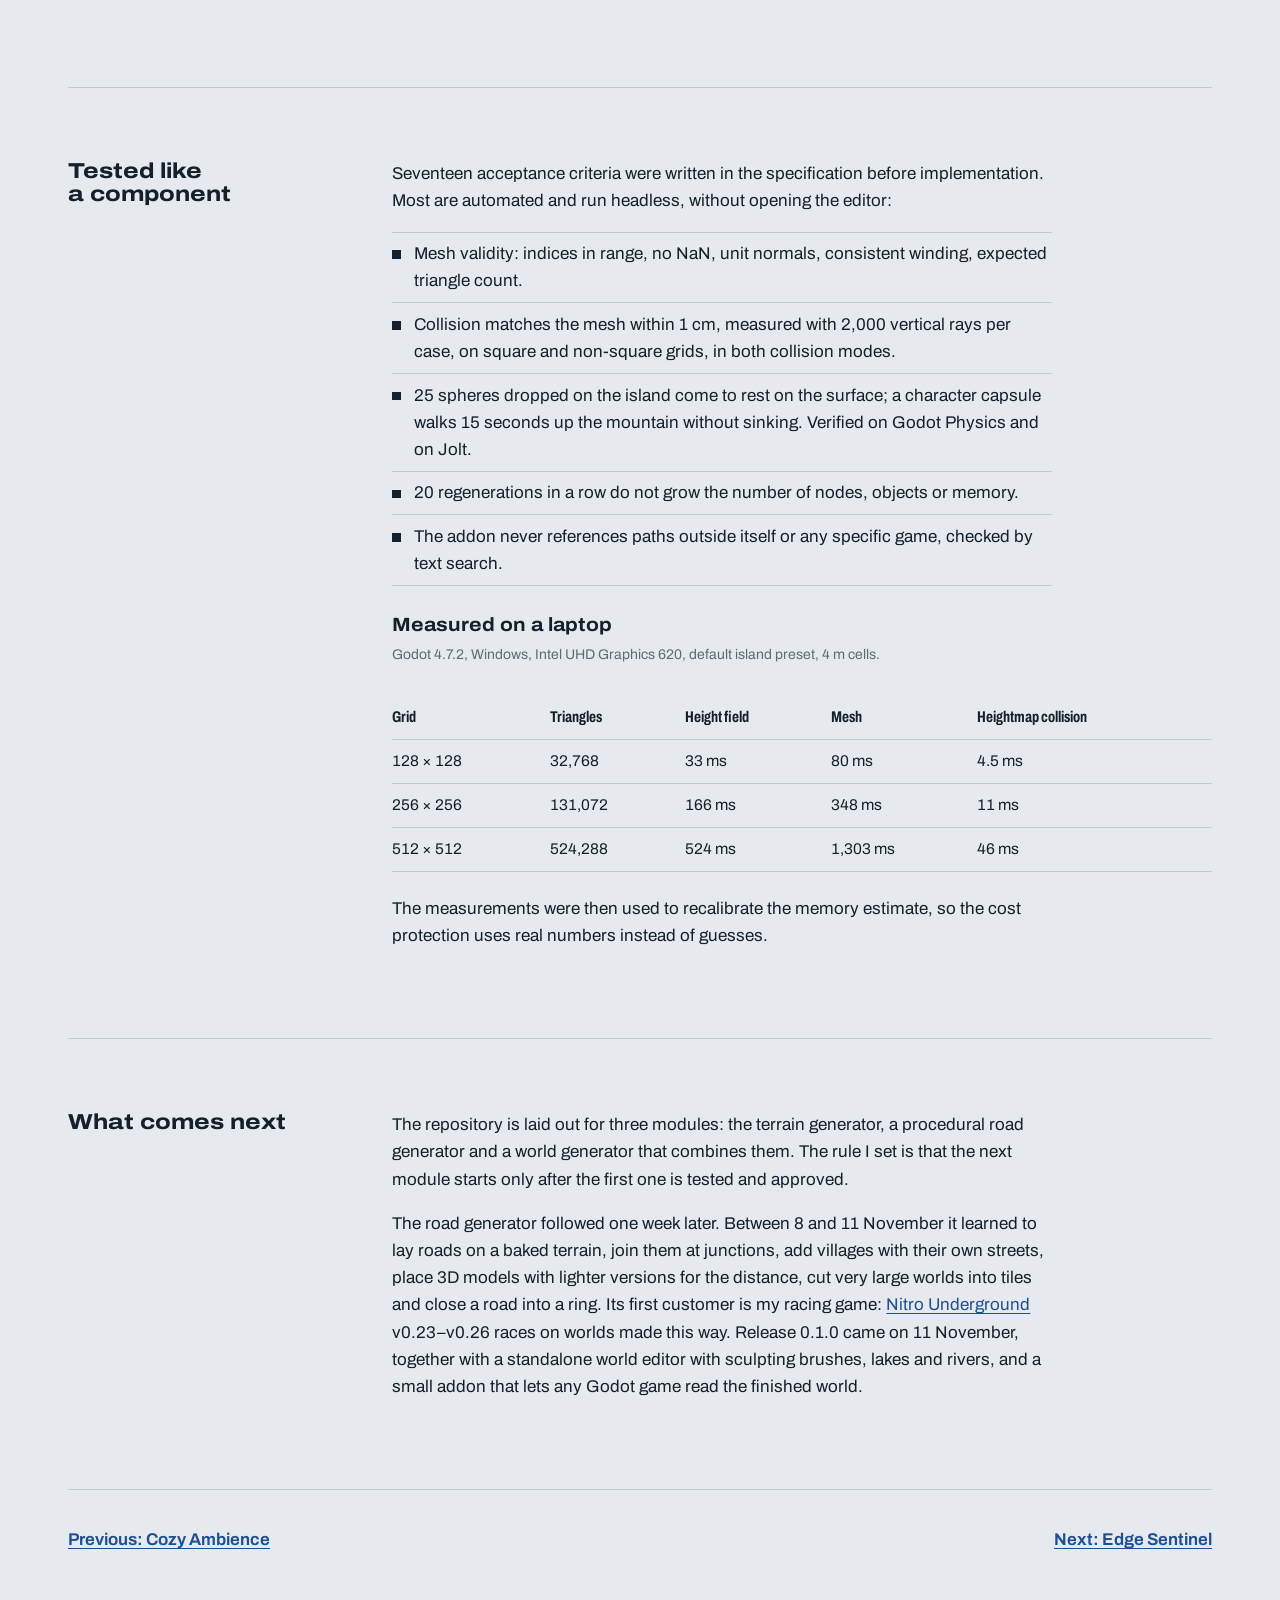
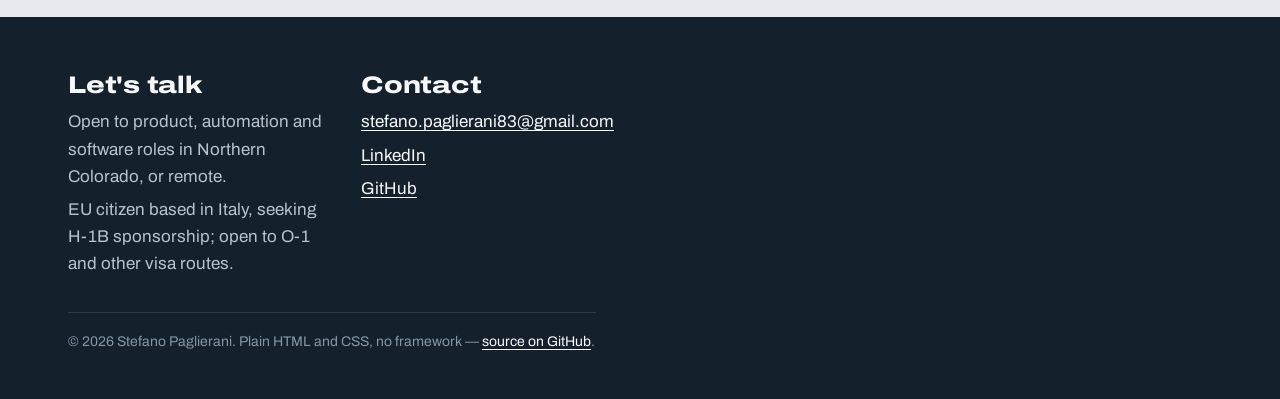
<file: project-universal-game-tools.html>
<!DOCTYPE html>
<html lang="en">
<head>
<meta charset="UTF-8">
<meta name="viewport" content="width=device-width, initial-scale=1">
<title>Universal Game Tools — case study | Stefano Paglierani</title>
<meta name="description" content="A game-agnostic procedural island generator for Godot 4.7, designed through six decision records, deterministic by seed, and tested headless on two physics engines.">
<meta property="og:title" content="Universal Game Tools — case study | Stefano Paglierani">
<meta property="og:description" content="A game-agnostic procedural island generator for Godot 4.7, designed through six decision records, deterministic by seed, and tested headless on two physics engines.">
<meta property="og:type" content="website">
<meta property="og:image" content="assets/img/ugt/demo.jpg">
<meta name="theme-color" content="#e6eaee">
<link rel="icon" href="assets/img/favicon.svg" type="image/svg+xml">
<link rel="preload" href="assets/fonts/archivo-latin-wdth-normal.woff2" as="font" type="font/woff2" crossorigin>
<link rel="stylesheet" href="assets/css/site.css">
<script>document.documentElement.classList.add("js")</script>
</head>
<body>
<a class="skip" href="#main">Skip to content</a>
<header class="site-header">
  <div class="wrap">
    <a class="brand" href="index.html">Stefano Paglierani</a>
    <nav class="site-nav" aria-label="Main"><a href="index.html#work" aria-current="page">Work</a><a href="resume.html">Résumé</a><a href="articles.html">Writing</a><a href="https://github.com/stefanopaglierani">GitHub</a></nav>
  </div>
</header>
<main id="main">
<div class="wrap">
  <p class="crumbs"><a href="index.html#work">Work</a> / Universal Game Tools</p>
  <div class="case-head">
    <div>
      <h1 class="wide">Universal Game Tools</h1>
      <p class="lead">A personal library of reusable, documented tools for Godot, designed so each one can be dropped into any game. The first module, UPTG, generates procedural islands: an irregular coastline, hills, a mountain region, a mesh and matching collision.</p>
      <div class="actions"><a class="btn solid" href="https://github.com/stefanopaglierani/universal-game-tools">Source on GitHub</a><a class="btn" href="https://github.com/stefanopaglierani/universal-game-tools/tree/main/Documentation/architecture/decisions">Design decisions</a></div>
    </div>
    <div class="plate"><dl><dt>Role</dt><dd>Architect and reviewer: specification, the six design decisions, acceptance criteria, testing on my own laptop</dd><dt>Built with</dt><dd>Godot 4.7.2, GDScript, headless test runner; Godot Physics and Jolt</dd><dt>Timeline</dt><dd>6 November 2026: from empty repository to release 0.1.0 in one day</dd><dt>Status</dt><dd>Terrain generator UPTG 0.1.0 (6 November) and road generator UPRG 0.1.0 (11 November) released; world editor in progress</dd><dt>Code</dt><dd>About 1,600 lines of addon and test code</dd></dl></div>
  </div>
</div><div class="wrap"><figure class="case-hero"><img src="assets/img/ugt/demo.jpg" alt="UPTG demo window: an island in a blue sea with a panel listing seed, grid size, triangle count, generation times and a heights checksum" width="1600" height="900" loading="lazy"><figcaption>The demo scene, rendered for this page from the repository. The panel shows the real figures: 131,072 triangles, height field in 35 ms, collision in 4 ms, and a checksum of the heights.</figcaption></figure></div><div class="wrap"><section class="case-body">
  <h2>Architecture before code</h2>
  <div>

<p class="lead">Game projects tend to grow tools that only work inside that one game. This repository exists to stop that: each tool is game-agnostic, ships as a Godot addon, and comes with a demo, documentation and tests.</p>
<p>Before the first line of code, the generator had a written specification and six decision records, each with the options considered and the one I chose:</p>
<ul class="facts">
<li><b>A data contract</b> between the height field, the mesh and the collision, so each part can be replaced on its own.</li>
<li><b>Heightmap collision by default</b>, with a full triangle mesh or no collision as options.</li>
<li><b>A square-cell grid</b> with precise rules for where every vertex sits and how it is stored.</li>
<li><b>Seeds and determinism</b>: sub-seeds derived with fixed salts, global random functions banned from the addon.</li>
<li><b>An addon layout</b> that keeps core, builders, nodes, materials and presets apart.</li>
<li><b>Cost protection</b>: before generating, the tool estimates memory and refuses configurations that would freeze the machine, unless the node explicitly allows large terrains.</li>
</ul>
<p>Work then went through four milestones on separate branches, each merged after its tests passed: data and height field, mesh and node, collision, and quality with presets and measurements.</p>

  </div>
</section></div><div class="wrap"><section class="case-body">
  <h2>Same seed, same island</h2>
  <div>

<p>Every island comes from a seed. The tests generate the same seed twice and compare checksums of all heights; a different seed must change them. That makes islands reproducible, which is what a game needs for saved worlds and shared maps.</p>
<div class="gallery three">
  <figure class=""><img src="assets/img/ugt/uptg_12345_solid.jpg" alt="Island generated from seed 12345" width="1200" height="675" loading="lazy"><figcaption>Seed 12345.</figcaption></figure>
  <figure class=""><img src="assets/img/ugt/uptg_777_solid.jpg" alt="Island generated from seed 777, a different coastline" width="1200" height="675" loading="lazy"><figcaption>Seed 777.</figcaption></figure>
  <figure class=""><img src="assets/img/ugt/uptg_2026_solid.jpg" alt="Island generated from seed 2026, a different coastline" width="1200" height="675" loading="lazy"><figcaption>Seed 2026.</figcaption></figure>
</div>
<figure class="wide-figure"><img src="assets/img/ugt/uptg_12345_wire.jpg" alt="The seed 12345 island in wireframe, showing the regular triangle grid draped over the mountain" width="1200" height="675" loading="lazy"><figcaption>Wireframe view: a 256 &times; 256 cell grid, 4 m per cell, colours by slope and height (sand, grass, rock).</figcaption></figure>

  </div>
</section></div><div class="wrap"><section class="case-body">
  <h2>Tested like a component</h2>
  <div>

<p>Seventeen acceptance criteria were written in the specification before implementation. Most are automated and run headless, without opening the editor:</p>
<ul class="facts">
<li>Mesh validity: indices in range, no NaN, unit normals, consistent winding, expected triangle count.</li>
<li>Collision matches the mesh within 1 cm, measured with 2,000 vertical rays per case, on square and non-square grids, in both collision modes.</li>
<li>25 spheres dropped on the island come to rest on the surface; a character capsule walks 15 seconds up the mountain without sinking. Verified on Godot Physics and on Jolt.</li>
<li>20 regenerations in a row do not grow the number of nodes, objects or memory.</li>
<li>The addon never references paths outside itself or any specific game, checked by text search.</li>
</ul>
<h3>Measured on a laptop</h3>
<p class="small muted">Godot 4.7.2, Windows, Intel UHD Graphics 620, default island preset, 4 m cells.</p>
<div class="table-scroll"><table class="numbers">
<thead><tr><th>Grid</th><th>Triangles</th><th>Height field</th><th>Mesh</th><th>Heightmap collision</th></tr></thead>
<tbody>
<tr><td>128 &times; 128</td><td>32,768</td><td>33 ms</td><td>80 ms</td><td>4.5 ms</td></tr>
<tr><td>256 &times; 256</td><td>131,072</td><td>166 ms</td><td>348 ms</td><td>11 ms</td></tr>
<tr><td>512 &times; 512</td><td>524,288</td><td>524 ms</td><td>1,303 ms</td><td>46 ms</td></tr>
</tbody></table></div>
<p>The measurements were then used to recalibrate the memory estimate, so the cost protection uses real numbers instead of guesses.</p>

  </div>
</section></div><div class="wrap"><section class="case-body">
  <h2>What comes next</h2>
  <div>

<p>The repository is laid out for three modules: the terrain generator, a procedural road generator and a world generator that combines them. The rule I set is that the next module starts only after the first one is tested and approved.</p>
<p>The road generator followed one week later. Between 8 and 11 November it learned to lay roads on a baked terrain, join them at junctions, add villages with their own streets, place 3D models with lighter versions for the distance, cut very large worlds into tiles and close a road into a ring. Its first customer is my racing game: <a href="project-nitro-underground.html">Nitro Underground</a> v0.23&ndash;v0.26 races on worlds made this way. Release 0.1.0 came on 11 November, together with a standalone world editor with sculpting brushes, lakes and rivers, and a small addon that lets any Godot game read the finished world.</p>

  </div>
</section></div><div class="wrap"><nav class="next" aria-label="Projects"><a href="project-cozy-ambience.html">Previous: Cozy Ambience</a><a href="project-edge-sentinel.html">Next: Edge Sentinel</a></nav></div>
</main>
<footer class="site-footer">
  <div class="wrap">
    <div>
      <h2 class="wide">Let's talk</h2>
      <p>Open to product, automation and software roles in Northern Colorado, or remote.</p>
      <p>EU citizen based in Italy, seeking H-1B sponsorship; open to O-1 and other visa routes.</p>
    </div>
    <div>
      <h2 class="wide">Contact</h2>
      <p><a href="mailto:stefano.paglierani83@gmail.com">stefano.paglierani83@gmail.com</a></p>
      <p><a href="https://www.linkedin.com/in/stefano-paglierani-a4067a398/">LinkedIn</a></p>
      <p><a href="https://github.com/stefanopaglierani">GitHub</a></p>
    </div>
    <p class="fine">&copy; 2026 Stefano Paglierani. Plain HTML and CSS, no framework &mdash; <a href="https://github.com/stefanopaglierani/Portfolio">source on GitHub</a>.</p>
  </div>
</footer>
<script src="assets/js/site.js" defer></script>
</body>
</html>
</file>
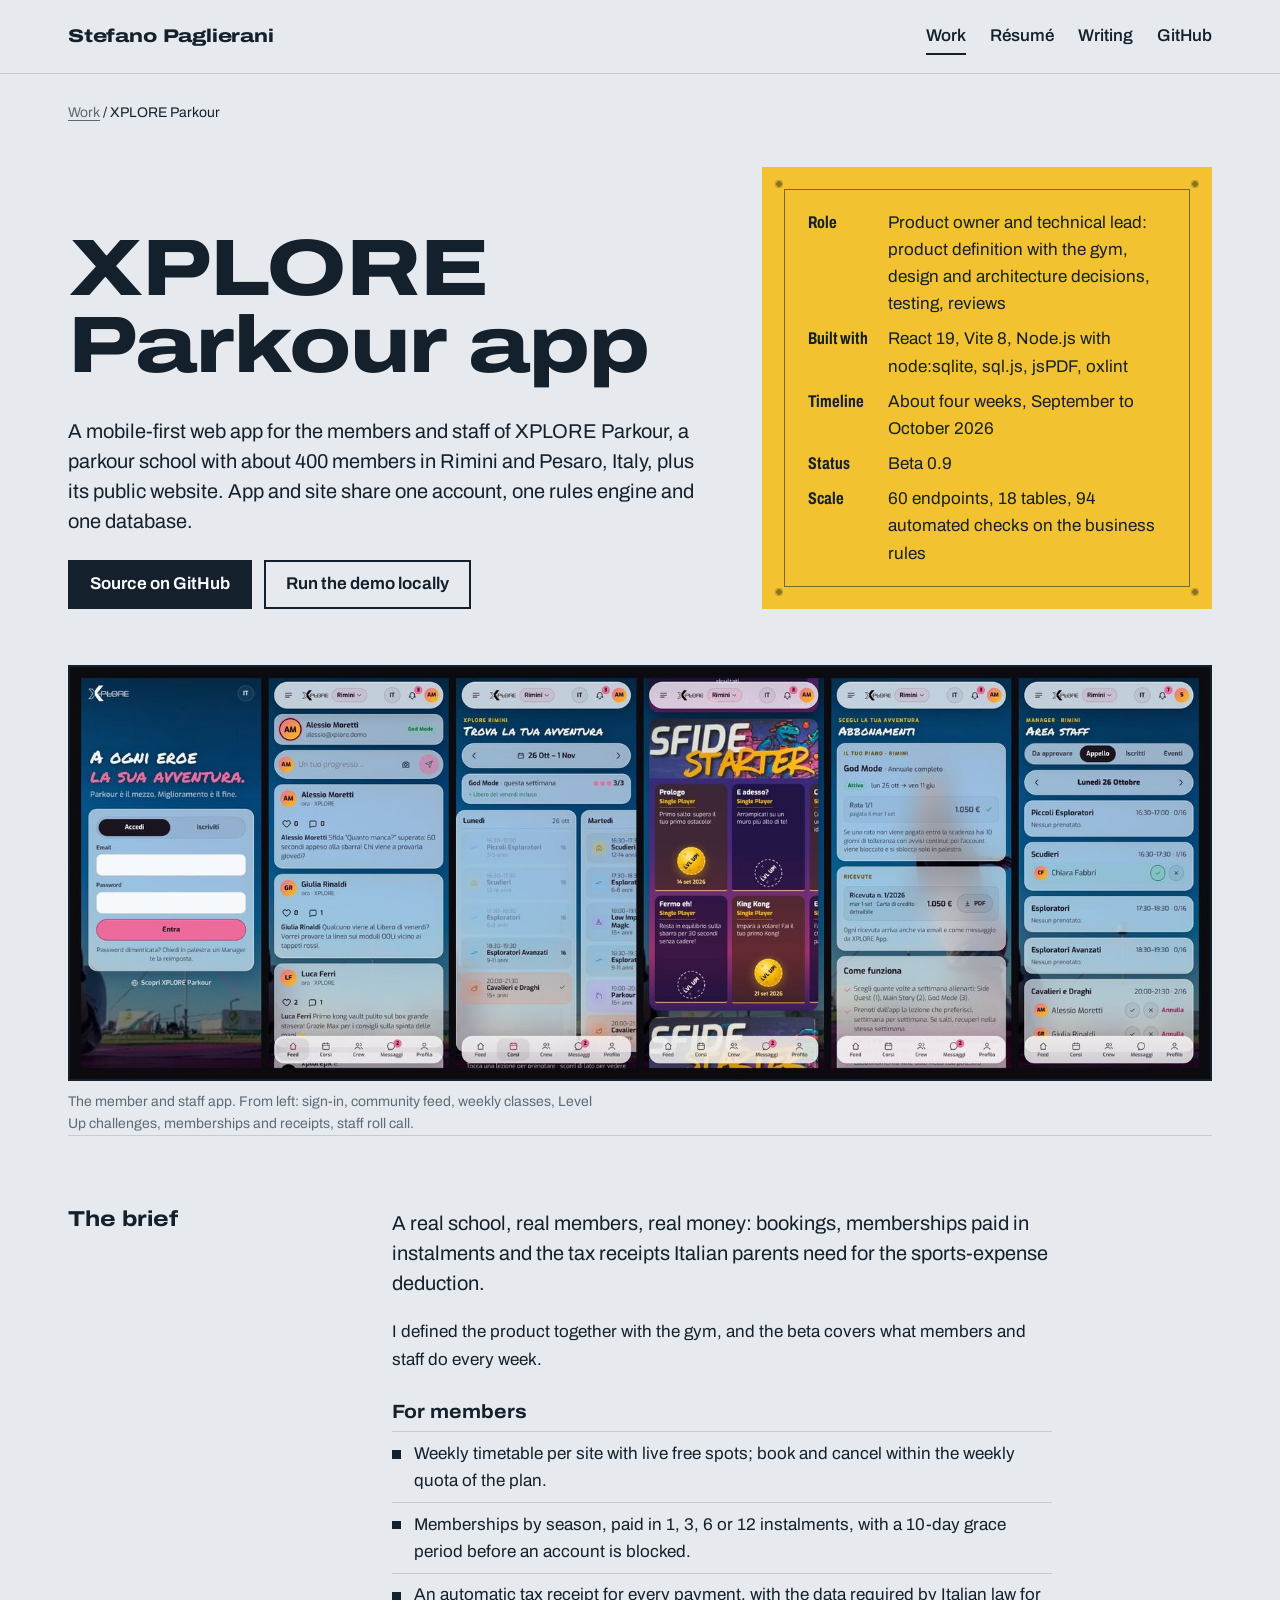
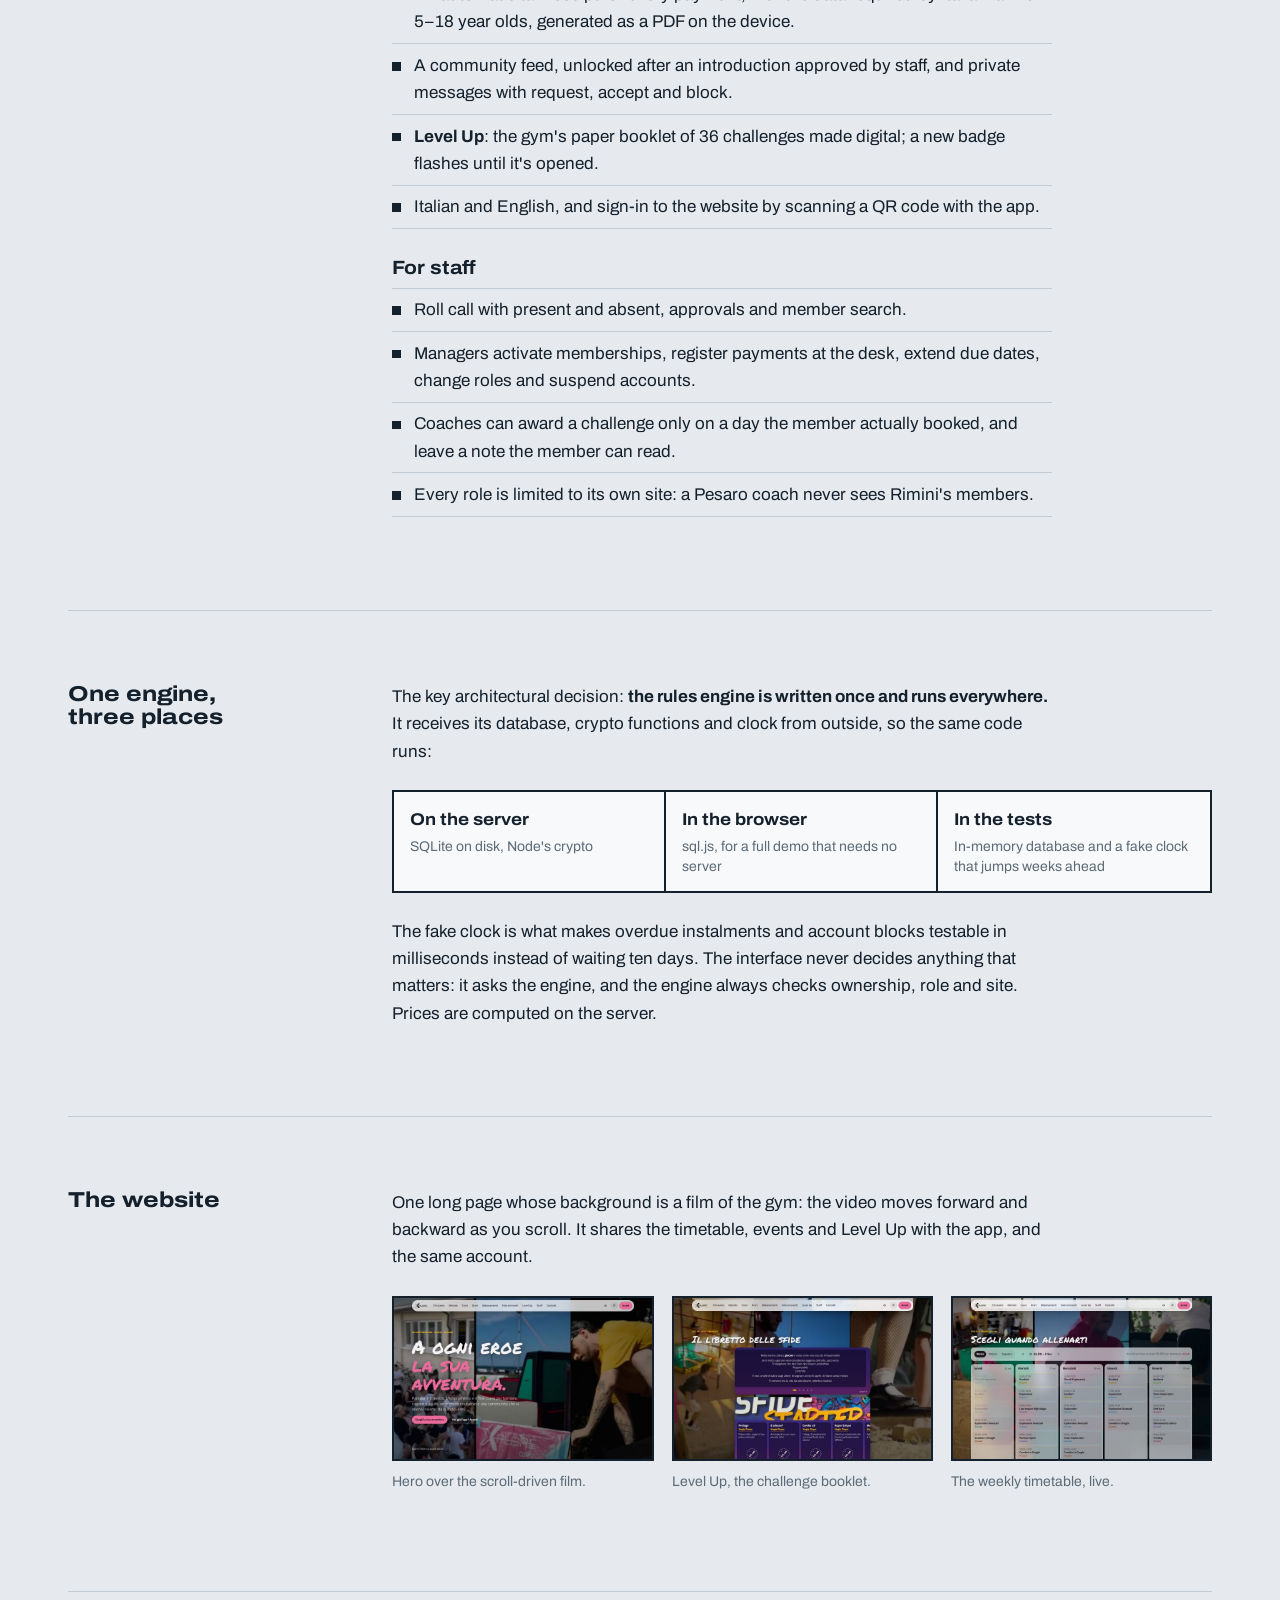
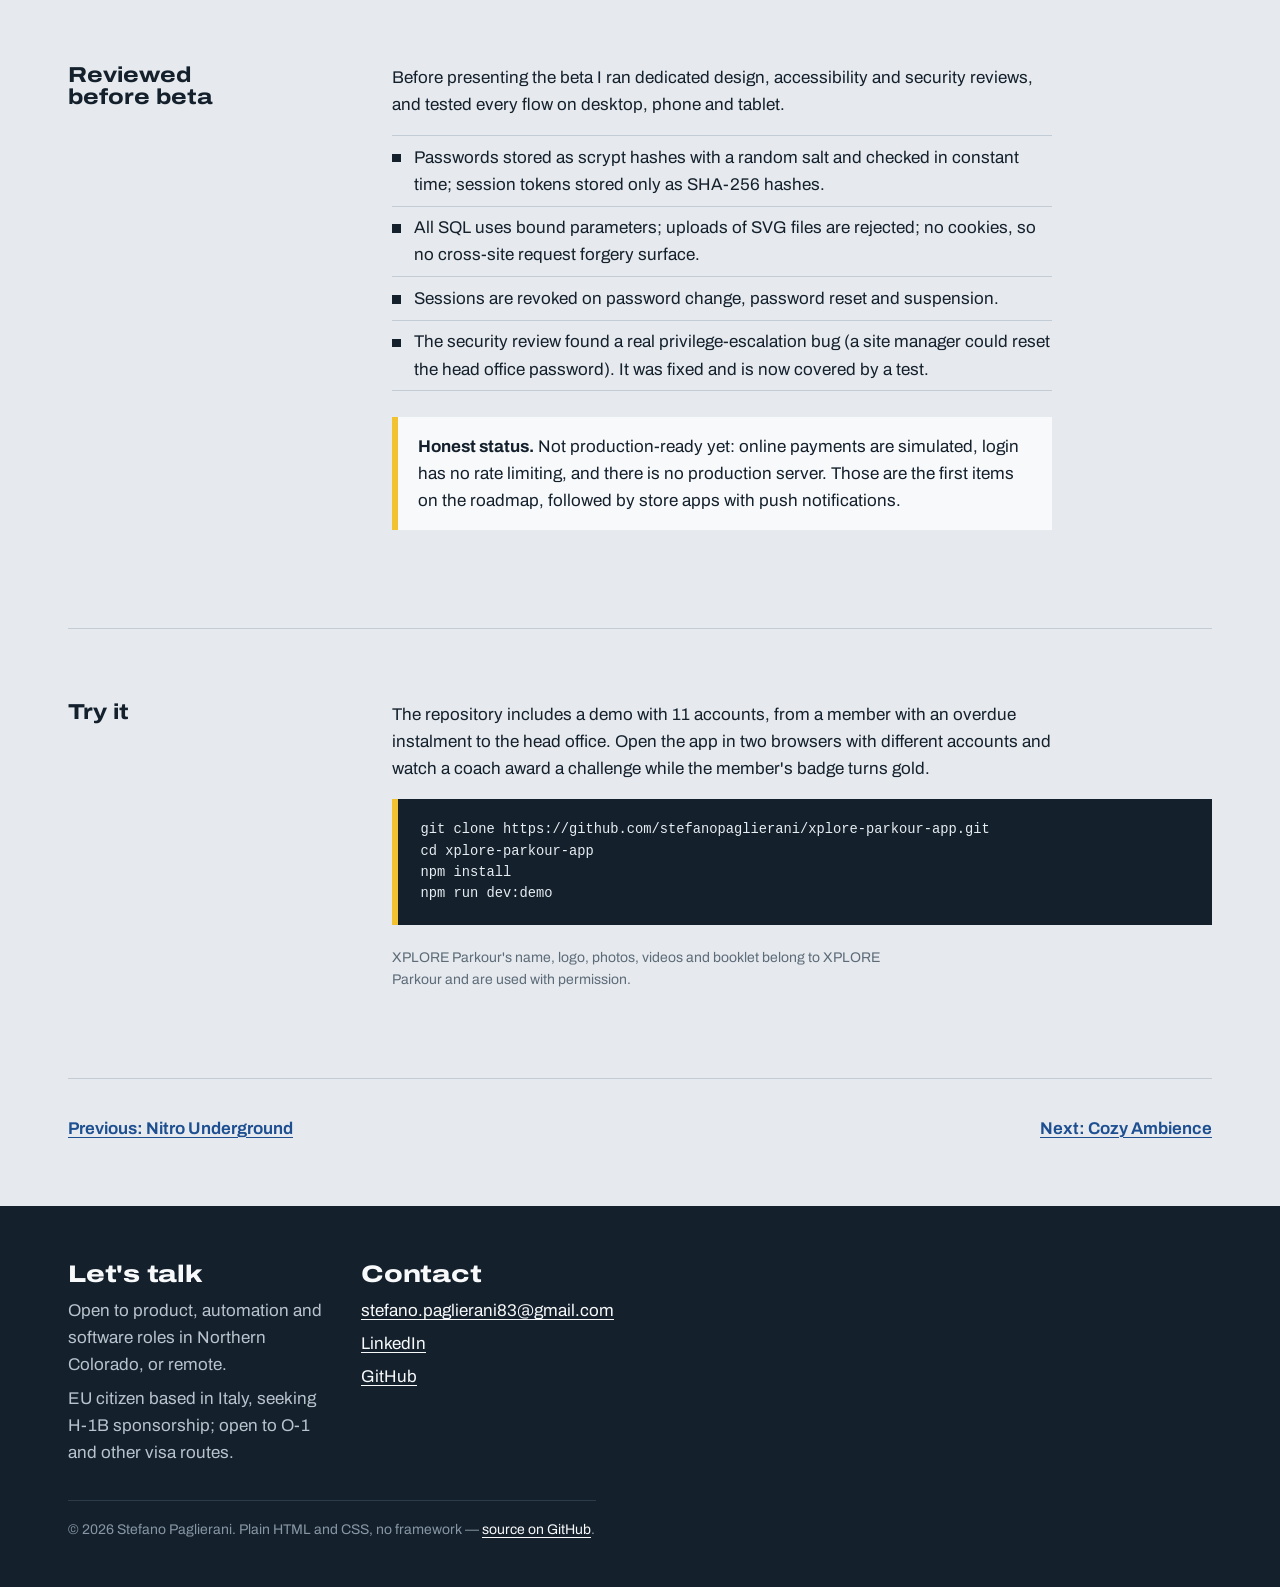
<file: project-xplore-parkour.html>
<!DOCTYPE html>
<html lang="en">
<head>
<meta charset="UTF-8">
<meta name="viewport" content="width=device-width, initial-scale=1">
<title>XPLORE Parkour app — case study | Stefano Paglierani</title>
<meta name="description" content="Members app and website for a 400-member parkour school: bookings, memberships in instalments, Italian tax receipts, community and challenges, on one rules engine that runs on server, browser and tests.">
<meta property="og:title" content="XPLORE Parkour app — case study | Stefano Paglierani">
<meta property="og:description" content="Members app and website for a 400-member parkour school: bookings, memberships in instalments, Italian tax receipts, community and challenges, on one rules engine that runs on server, browser and tests.">
<meta property="og:type" content="website">
<meta property="og:image" content="assets/img/xplore/app-overview.jpg">
<meta name="theme-color" content="#e6eaee">
<link rel="icon" href="assets/img/favicon.svg" type="image/svg+xml">
<link rel="preload" href="assets/fonts/archivo-latin-wdth-normal.woff2" as="font" type="font/woff2" crossorigin>
<link rel="stylesheet" href="assets/css/site.css">
<script>document.documentElement.classList.add("js")</script>
</head>
<body>
<a class="skip" href="#main">Skip to content</a>
<header class="site-header">
  <div class="wrap">
    <a class="brand" href="index.html">Stefano Paglierani</a>
    <nav class="site-nav" aria-label="Main"><a href="index.html#work" aria-current="page">Work</a><a href="resume.html">Résumé</a><a href="articles.html">Writing</a><a href="https://github.com/stefanopaglierani">GitHub</a></nav>
  </div>
</header>
<main id="main">
<div class="wrap">
  <p class="crumbs"><a href="index.html#work">Work</a> / XPLORE Parkour</p>
  <div class="case-head">
    <div>
      <h1 class="wide">XPLORE Parkour app</h1>
      <p class="lead">A mobile-first web app for the members and staff of XPLORE Parkour, a parkour school with about 400 members in Rimini and Pesaro, Italy, plus its public website. App and site share one account, one rules engine and one database.</p>
      <div class="actions"><a class="btn solid" href="https://github.com/stefanopaglierani/xplore-parkour-app">Source on GitHub</a><a class="btn" href="https://github.com/stefanopaglierani/xplore-parkour-app#try-it-in-two-minutes">Run the demo locally</a></div>
    </div>
    <div class="plate"><dl><dt>Role</dt><dd>Product owner and technical lead: product definition with the gym, design and architecture decisions, testing, reviews</dd><dt>Built with</dt><dd>React 19, Vite 8, Node.js with node:sqlite, sql.js, jsPDF, oxlint</dd><dt>Timeline</dt><dd>About four weeks, September to October 2026</dd><dt>Status</dt><dd>Beta 0.9</dd><dt>Scale</dt><dd>60 endpoints, 18 tables, 94 automated checks on the business rules</dd></dl></div>
  </div>
</div><div class="wrap"><figure class="case-hero"><img src="assets/img/xplore/app-overview.jpg" alt="Six app screens side by side: sign-in, feed, weekly classes, Level Up challenges, memberships with receipts, staff roll call" width="1600" height="578" loading="lazy"><figcaption>The member and staff app. From left: sign-in, community feed, weekly classes, Level Up challenges, memberships and receipts, staff roll call.</figcaption></figure></div><div class="wrap"><section class="case-body">
  <h2>The brief</h2>
  <div>

<p class="lead">A real school, real members, real money: bookings, memberships paid in instalments and the tax receipts Italian parents need for the sports-expense deduction.</p>
<p>I defined the product together with the gym, and the beta covers what members and staff do every week.</p>
<h3>For members</h3>
<ul class="facts">
<li>Weekly timetable per site with live free spots; book and cancel within the weekly quota of the plan.</li>
<li>Memberships by season, paid in 1, 3, 6 or 12 instalments, with a 10-day grace period before an account is blocked.</li>
<li>An automatic tax receipt for every payment, with the data required by Italian law for 5&ndash;18 year olds, generated as a PDF on the device.</li>
<li>A community feed, unlocked after an introduction approved by staff, and private messages with request, accept and block.</li>
<li><b>Level Up</b>: the gym's paper booklet of 36 challenges made digital; a new badge flashes until it's opened.</li>
<li>Italian and English, and sign-in to the website by scanning a QR code with the app.</li>
</ul>
<h3>For staff</h3>
<ul class="facts">
<li>Roll call with present and absent, approvals and member search.</li>
<li>Managers activate memberships, register payments at the desk, extend due dates, change roles and suspend accounts.</li>
<li>Coaches can award a challenge only on a day the member actually booked, and leave a note the member can read.</li>
<li>Every role is limited to its own site: a Pesaro coach never sees Rimini's members.</li>
</ul>

  </div>
</section></div><div class="wrap"><section class="case-body">
  <h2>One engine, three places</h2>
  <div>

<p>The key architectural decision: <b>the rules engine is written once and runs everywhere.</b> It receives its database, crypto functions and clock from outside, so the same code runs:</p>
<div class="flow">
  <div><b>On the server</b><span>SQLite on disk, Node's crypto</span></div>
  <div><b>In the browser</b><span>sql.js, for a full demo that needs no server</span></div>
  <div><b>In the tests</b><span>In-memory database and a fake clock that jumps weeks ahead</span></div>
</div>
<p>The fake clock is what makes overdue instalments and account blocks testable in milliseconds instead of waiting ten days. The interface never decides anything that matters: it asks the engine, and the engine always checks ownership, role and site. Prices are computed on the server.</p>

  </div>
</section></div><div class="wrap"><section class="case-body">
  <h2>The website</h2>
  <div>

<p>One long page whose background is a film of the gym: the video moves forward and backward as you scroll. It shares the timetable, events and Level Up with the app, and the same account.</p>
<div class="gallery three">
  <figure class=""><img src="assets/img/xplore/site-hero.jpg" alt="Website hero: 'A ogni eroe la sua avventura' over a training video" width="1440" height="900" loading="lazy"><figcaption>Hero over the scroll-driven film.</figcaption></figure>
  <figure class=""><img src="assets/img/xplore/site-levelup.jpg" alt="Website section showing the Level Up challenge booklet" width="1440" height="900" loading="lazy"><figcaption>Level Up, the challenge booklet.</figcaption></figure>
  <figure class=""><img src="assets/img/xplore/site-schedule.jpg" alt="Website weekly timetable with classes per day" width="1440" height="900" loading="lazy"><figcaption>The weekly timetable, live.</figcaption></figure>
</div>

  </div>
</section></div><div class="wrap"><section class="case-body">
  <h2>Reviewed before beta</h2>
  <div>

<p>Before presenting the beta I ran dedicated design, accessibility and security reviews, and tested every flow on desktop, phone and tablet.</p>
<ul class="facts">
<li>Passwords stored as scrypt hashes with a random salt and checked in constant time; session tokens stored only as SHA-256 hashes.</li>
<li>All SQL uses bound parameters; uploads of SVG files are rejected; no cookies, so no cross-site request forgery surface.</li>
<li>Sessions are revoked on password change, password reset and suspension.</li>
<li>The security review found a real privilege-escalation bug (a site manager could reset the head office password). It was fixed and is now covered by a test.</li>
</ul>
<div class="callout"><p><b>Honest status.</b> Not production-ready yet: online payments are simulated, login has no rate limiting, and there is no production server. Those are the first items on the roadmap, followed by store apps with push notifications.</p></div>

  </div>
</section></div><div class="wrap"><section class="case-body">
  <h2>Try it</h2>
  <div>

<p>The repository includes a demo with 11 accounts, from a member with an overdue instalment to the head office. Open the app in two browsers with different accounts and watch a coach award a challenge while the member's badge turns gold.</p>
<pre class="code"><code>git clone https://github.com/stefanopaglierani/xplore-parkour-app.git
cd xplore-parkour-app
npm install
npm run dev:demo</code></pre>
<p class="small muted">XPLORE Parkour's name, logo, photos, videos and booklet belong to XPLORE Parkour and are used with permission.</p>

  </div>
</section></div><div class="wrap"><nav class="next" aria-label="Projects"><a href="project-nitro-underground.html">Previous: Nitro Underground</a><a href="project-cozy-ambience.html">Next: Cozy Ambience</a></nav></div>
</main>
<footer class="site-footer">
  <div class="wrap">
    <div>
      <h2 class="wide">Let's talk</h2>
      <p>Open to product, automation and software roles in Northern Colorado, or remote.</p>
      <p>EU citizen based in Italy, seeking H-1B sponsorship; open to O-1 and other visa routes.</p>
    </div>
    <div>
      <h2 class="wide">Contact</h2>
      <p><a href="mailto:stefano.paglierani83@gmail.com">stefano.paglierani83@gmail.com</a></p>
      <p><a href="https://www.linkedin.com/in/stefano-paglierani-a4067a398/">LinkedIn</a></p>
      <p><a href="https://github.com/stefanopaglierani">GitHub</a></p>
    </div>
    <p class="fine">&copy; 2026 Stefano Paglierani. Plain HTML and CSS, no framework &mdash; <a href="https://github.com/stefanopaglierani/Portfolio">source on GitHub</a>.</p>
  </div>
</footer>
<script src="assets/js/site.js" defer></script>
</body>
</html>
</file>
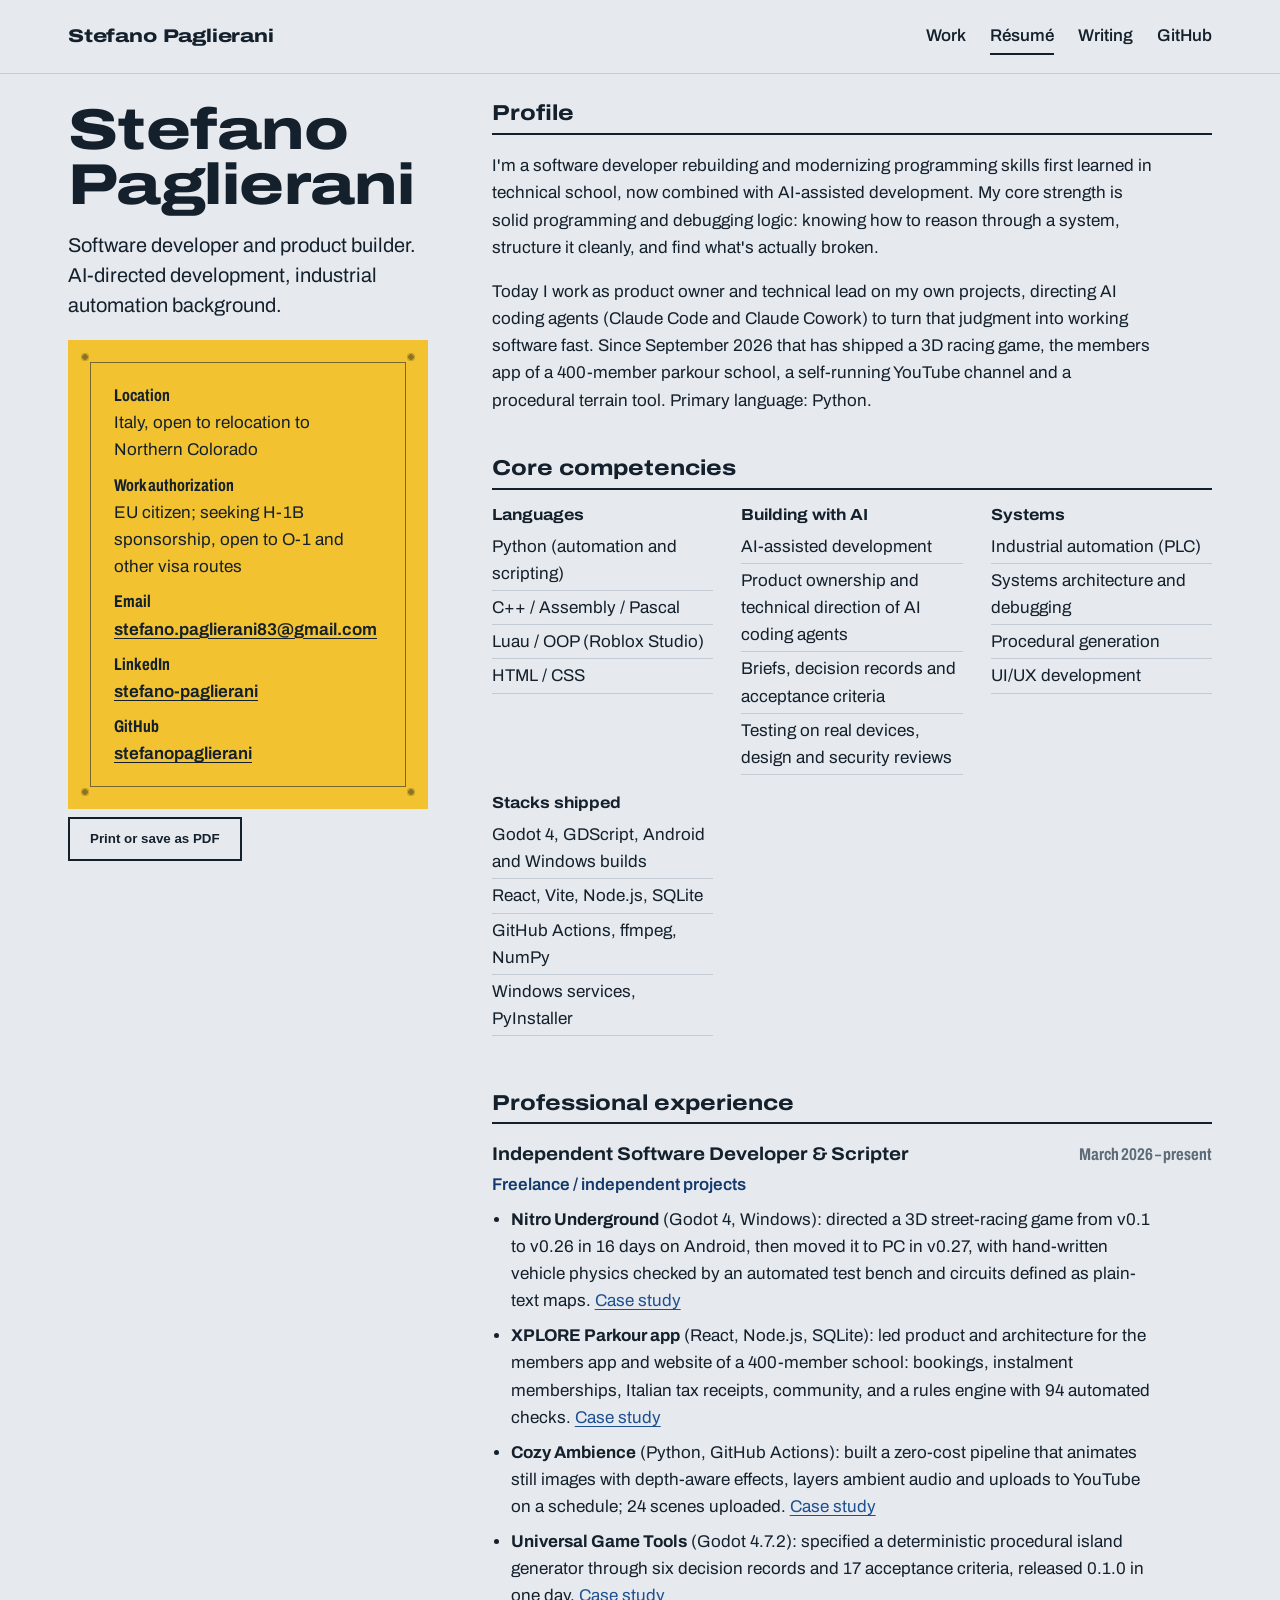
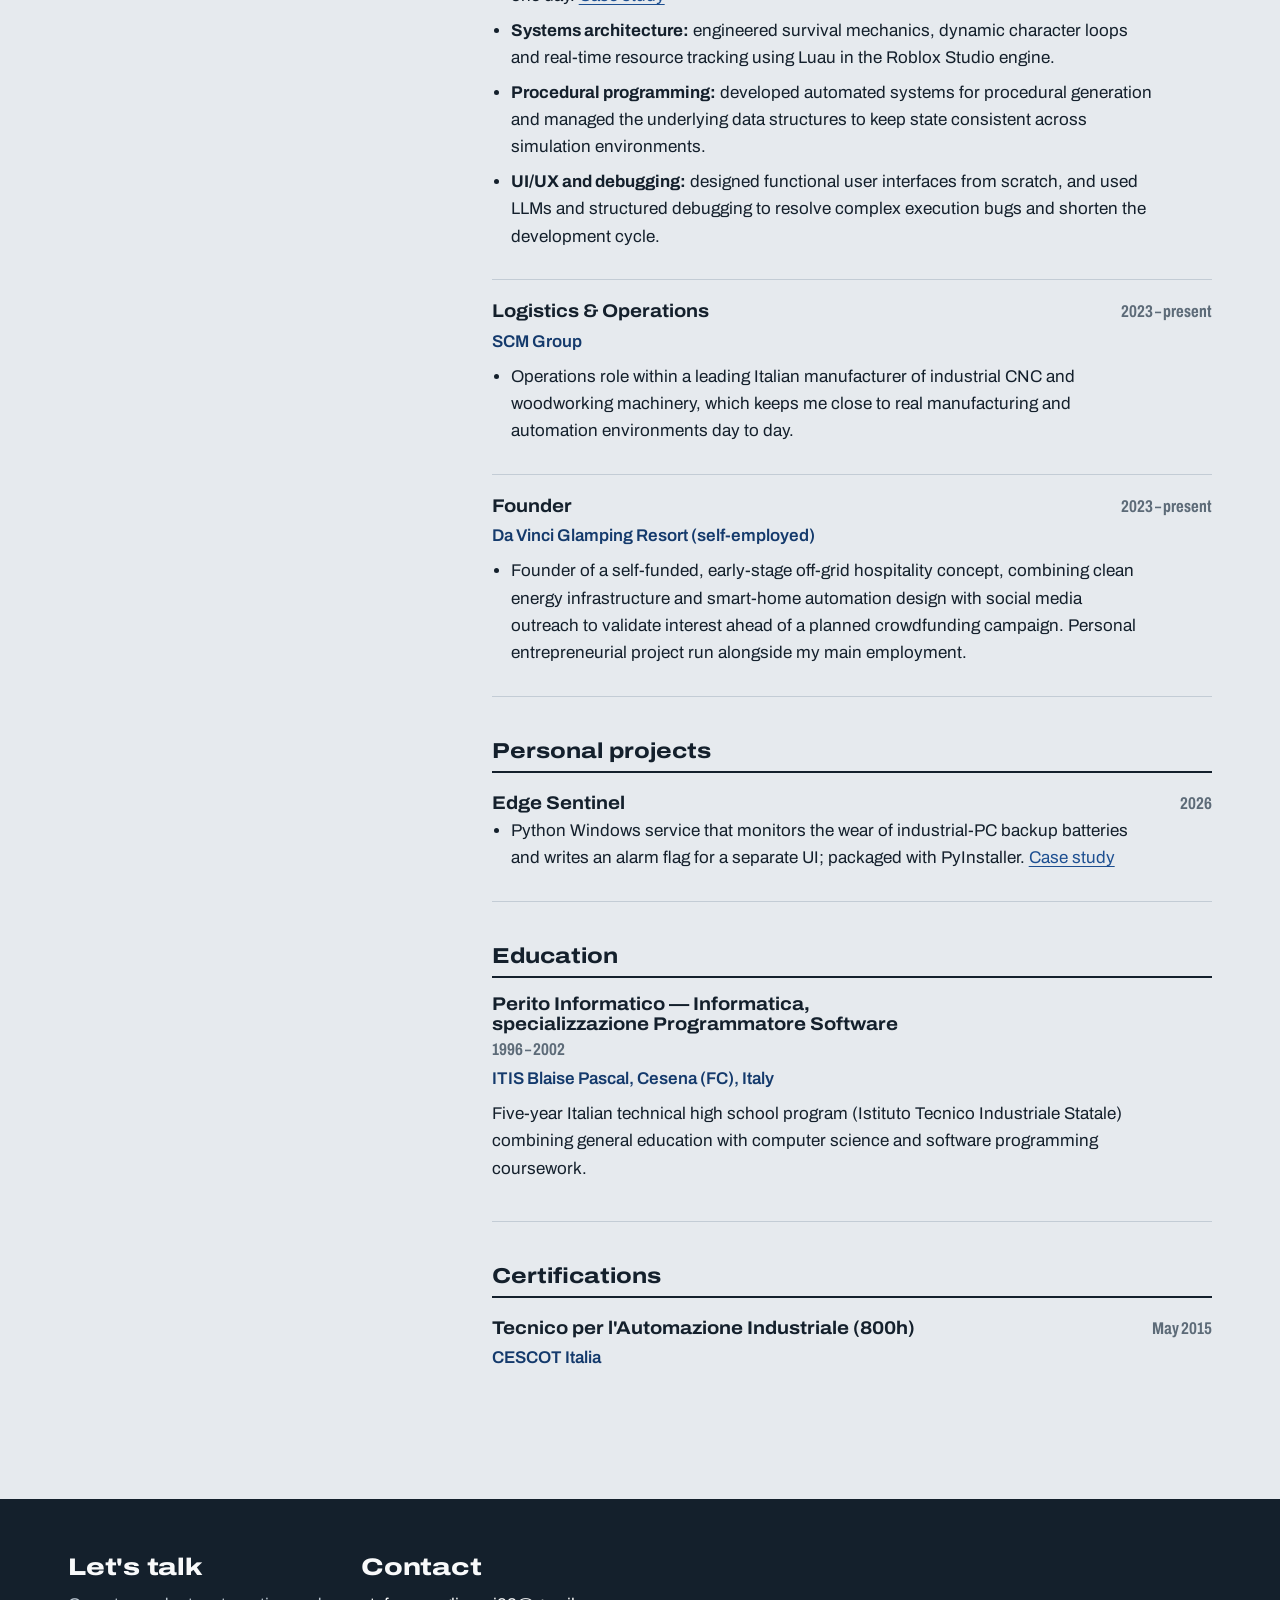
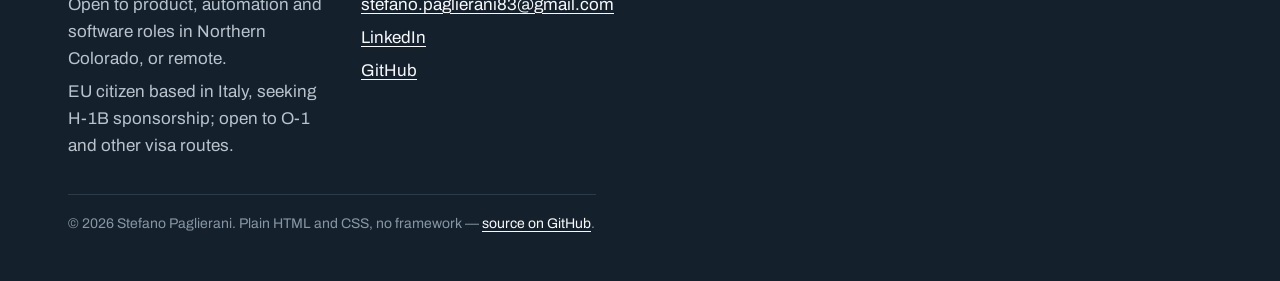
<file: resume.html>
<!DOCTYPE html>
<html lang="en">
<head>
<meta charset="UTF-8">
<meta name="viewport" content="width=device-width, initial-scale=1">
<title>Résumé | Stefano Paglierani</title>
<meta name="description" content="Résumé of Stefano Paglierani: software developer and product builder with AI-directed development and an industrial automation background. Open to relocation to Northern Colorado.">
<meta property="og:title" content="Résumé | Stefano Paglierani">
<meta property="og:description" content="Résumé of Stefano Paglierani: software developer and product builder with AI-directed development and an industrial automation background. Open to relocation to Northern Colorado.">
<meta property="og:type" content="website">
<meta name="theme-color" content="#e6eaee">
<link rel="icon" href="assets/img/favicon.svg" type="image/svg+xml">
<link rel="preload" href="assets/fonts/archivo-latin-wdth-normal.woff2" as="font" type="font/woff2" crossorigin>
<link rel="stylesheet" href="assets/css/site.css">
<script>document.documentElement.classList.add("js")</script>
</head>
<body>
<a class="skip" href="#main">Skip to content</a>
<header class="site-header">
  <div class="wrap">
    <a class="brand" href="index.html">Stefano Paglierani</a>
    <nav class="site-nav" aria-label="Main"><a href="index.html#work">Work</a><a href="resume.html" aria-current="page">Résumé</a><a href="articles.html">Writing</a><a href="https://github.com/stefanopaglierani">GitHub</a></nav>
  </div>
</header>
<main id="main">
<div class="wrap"><div class="resume">
  <aside class="resume-side">
    <h1 class="wide">Stefano Paglierani</h1>
    <p class="lead">Software developer and product builder. AI-directed development, industrial automation background.</p>
    <div class="plate"><dl><dt>Location</dt><dd>Italy, open to relocation to Northern Colorado</dd><dt>Work authorization</dt><dd>EU citizen; seeking H-1B sponsorship, open to O-1 and other visa routes</dd><dt>Email</dt><dd><a href="mailto:stefano.paglierani83@gmail.com">stefano.paglierani83@gmail.com</a></dd><dt>LinkedIn</dt><dd><a href="https://www.linkedin.com/in/stefano-paglierani-a4067a398/">stefano-paglierani</a></dd><dt>GitHub</dt><dd><a href="https://github.com/stefanopaglierani">stefanopaglierani</a></dd></dl></div>
    <div class="actions"><button class="btn" type="button" onclick="window.print()">Print or save as PDF</button></div>
  </aside>

  <div>
    <h2>Profile</h2>
    <p>I'm a software developer rebuilding and modernizing programming skills first learned in technical school, now combined with AI-assisted development. My core strength is solid programming and debugging logic: knowing how to reason through a system, structure it cleanly, and find what's actually broken.</p>
    <p>Today I work as product owner and technical lead on my own projects, directing AI coding agents (Claude Code and Claude Cowork) to turn that judgment into working software fast. Since September 2026 that has shipped a 3D racing game, the members app of a 400-member parkour school, a self-running YouTube channel and a procedural terrain tool. Primary language: Python.</p>

    <h2>Core competencies</h2>
    <div class="skills">
      <div><h3>Languages</h3><ul><li>Python (automation and scripting)</li><li>C++ / Assembly / Pascal</li><li>Luau / OOP (Roblox Studio)</li><li>HTML / CSS</li></ul></div>
      <div><h3>Building with AI</h3><ul><li>AI-assisted development</li><li>Product ownership and technical direction of AI coding agents</li><li>Briefs, decision records and acceptance criteria</li><li>Testing on real devices, design and security reviews</li></ul></div>
      <div><h3>Systems</h3><ul><li>Industrial automation (PLC)</li><li>Systems architecture and debugging</li><li>Procedural generation</li><li>UI/UX development</li></ul></div>
      <div><h3>Stacks shipped</h3><ul><li>Godot 4, GDScript, Android and Windows builds</li><li>React, Vite, Node.js, SQLite</li><li>GitHub Actions, ffmpeg, NumPy</li><li>Windows services, PyInstaller</li></ul></div>
    </div>

    <h2>Professional experience</h2>
    <div class="job">
      <div class="job-top"><h3>Independent Software Developer &amp; Scripter</h3><span class="when">March 2026 &ndash; present</span></div>
      <p class="org">Freelance / independent projects</p>
      <ul>
        <li><b>Nitro Underground</b> (Godot 4, Windows): directed a 3D street-racing game from v0.1 to v0.26 in 16 days on Android, then moved it to PC in v0.27, with hand-written vehicle physics checked by an automated test bench and circuits defined as plain-text maps. <a href="project-nitro-underground.html">Case study</a></li>
        <li><b>XPLORE Parkour app</b> (React, Node.js, SQLite): led product and architecture for the members app and website of a 400-member school: bookings, instalment memberships, Italian tax receipts, community, and a rules engine with 94 automated checks. <a href="project-xplore-parkour.html">Case study</a></li>
        <li><b>Cozy Ambience</b> (Python, GitHub Actions): built a zero-cost pipeline that animates still images with depth-aware effects, layers ambient audio and uploads to YouTube on a schedule; 24 scenes uploaded. <a href="project-cozy-ambience.html">Case study</a></li>
        <li><b>Universal Game Tools</b> (Godot 4.7.2): specified a deterministic procedural island generator through six decision records and 17 acceptance criteria, released 0.1.0 in one day. <a href="project-universal-game-tools.html">Case study</a></li>
        <li><b>Systems architecture:</b> engineered survival mechanics, dynamic character loops and real-time resource tracking using Luau in the Roblox Studio engine.</li>
        <li><b>Procedural programming:</b> developed automated systems for procedural generation and managed the underlying data structures to keep state consistent across simulation environments.</li>
        <li><b>UI/UX and debugging:</b> designed functional user interfaces from scratch, and used LLMs and structured debugging to resolve complex execution bugs and shorten the development cycle.</li>
      </ul>
    </div>
    <div class="job">
      <div class="job-top"><h3>Logistics &amp; Operations</h3><span class="when">2023 &ndash; present</span></div>
      <p class="org">SCM Group</p>
      <ul><li>Operations role within a leading Italian manufacturer of industrial CNC and woodworking machinery, which keeps me close to real manufacturing and automation environments day to day.</li></ul>
    </div>
    <div class="job">
      <div class="job-top"><h3>Founder</h3><span class="when">2023 &ndash; present</span></div>
      <p class="org">Da Vinci Glamping Resort (self-employed)</p>
      <ul><li>Founder of a self-funded, early-stage off-grid hospitality concept, combining clean energy infrastructure and smart-home automation design with social media outreach to validate interest ahead of a planned crowdfunding campaign. Personal entrepreneurial project run alongside my main employment.</li></ul>
    </div>

    <h2>Personal projects</h2>
    <div class="job">
      <div class="job-top"><h3>Edge Sentinel</h3><span class="when">2026</span></div>
      <ul><li>Python Windows service that monitors the wear of industrial-PC backup batteries and writes an alarm flag for a separate UI; packaged with PyInstaller. <a href="project-edge-sentinel.html">Case study</a></li></ul>
    </div>

    <h2>Education</h2>
    <div class="job">
      <div class="job-top"><h3>Perito Informatico &mdash; Informatica, specializzazione Programmatore Software</h3><span class="when">1996 &ndash; 2002</span></div>
      <p class="org">ITIS Blaise Pascal, Cesena (FC), Italy</p>
      <p>Five-year Italian technical high school program (Istituto Tecnico Industriale Statale) combining general education with computer science and software programming coursework.</p>
    </div>

    <h2>Certifications</h2>
    <div class="job">
      <div class="job-top"><h3>Tecnico per l'Automazione Industriale (800h)</h3><span class="when">May 2015</span></div>
      <p class="org">CESCOT Italia</p>
    </div>
  </div>
</div></div>
</main>
<footer class="site-footer">
  <div class="wrap">
    <div>
      <h2 class="wide">Let's talk</h2>
      <p>Open to product, automation and software roles in Northern Colorado, or remote.</p>
      <p>EU citizen based in Italy, seeking H-1B sponsorship; open to O-1 and other visa routes.</p>
    </div>
    <div>
      <h2 class="wide">Contact</h2>
      <p><a href="mailto:stefano.paglierani83@gmail.com">stefano.paglierani83@gmail.com</a></p>
      <p><a href="https://www.linkedin.com/in/stefano-paglierani-a4067a398/">LinkedIn</a></p>
      <p><a href="https://github.com/stefanopaglierani">GitHub</a></p>
    </div>
    <p class="fine">&copy; 2026 Stefano Paglierani. Plain HTML and CSS, no framework &mdash; <a href="https://github.com/stefanopaglierani/Portfolio">source on GitHub</a>.</p>
  </div>
</footer>
<script src="assets/js/site.js" defer></script>
</body>
</html>
</file>
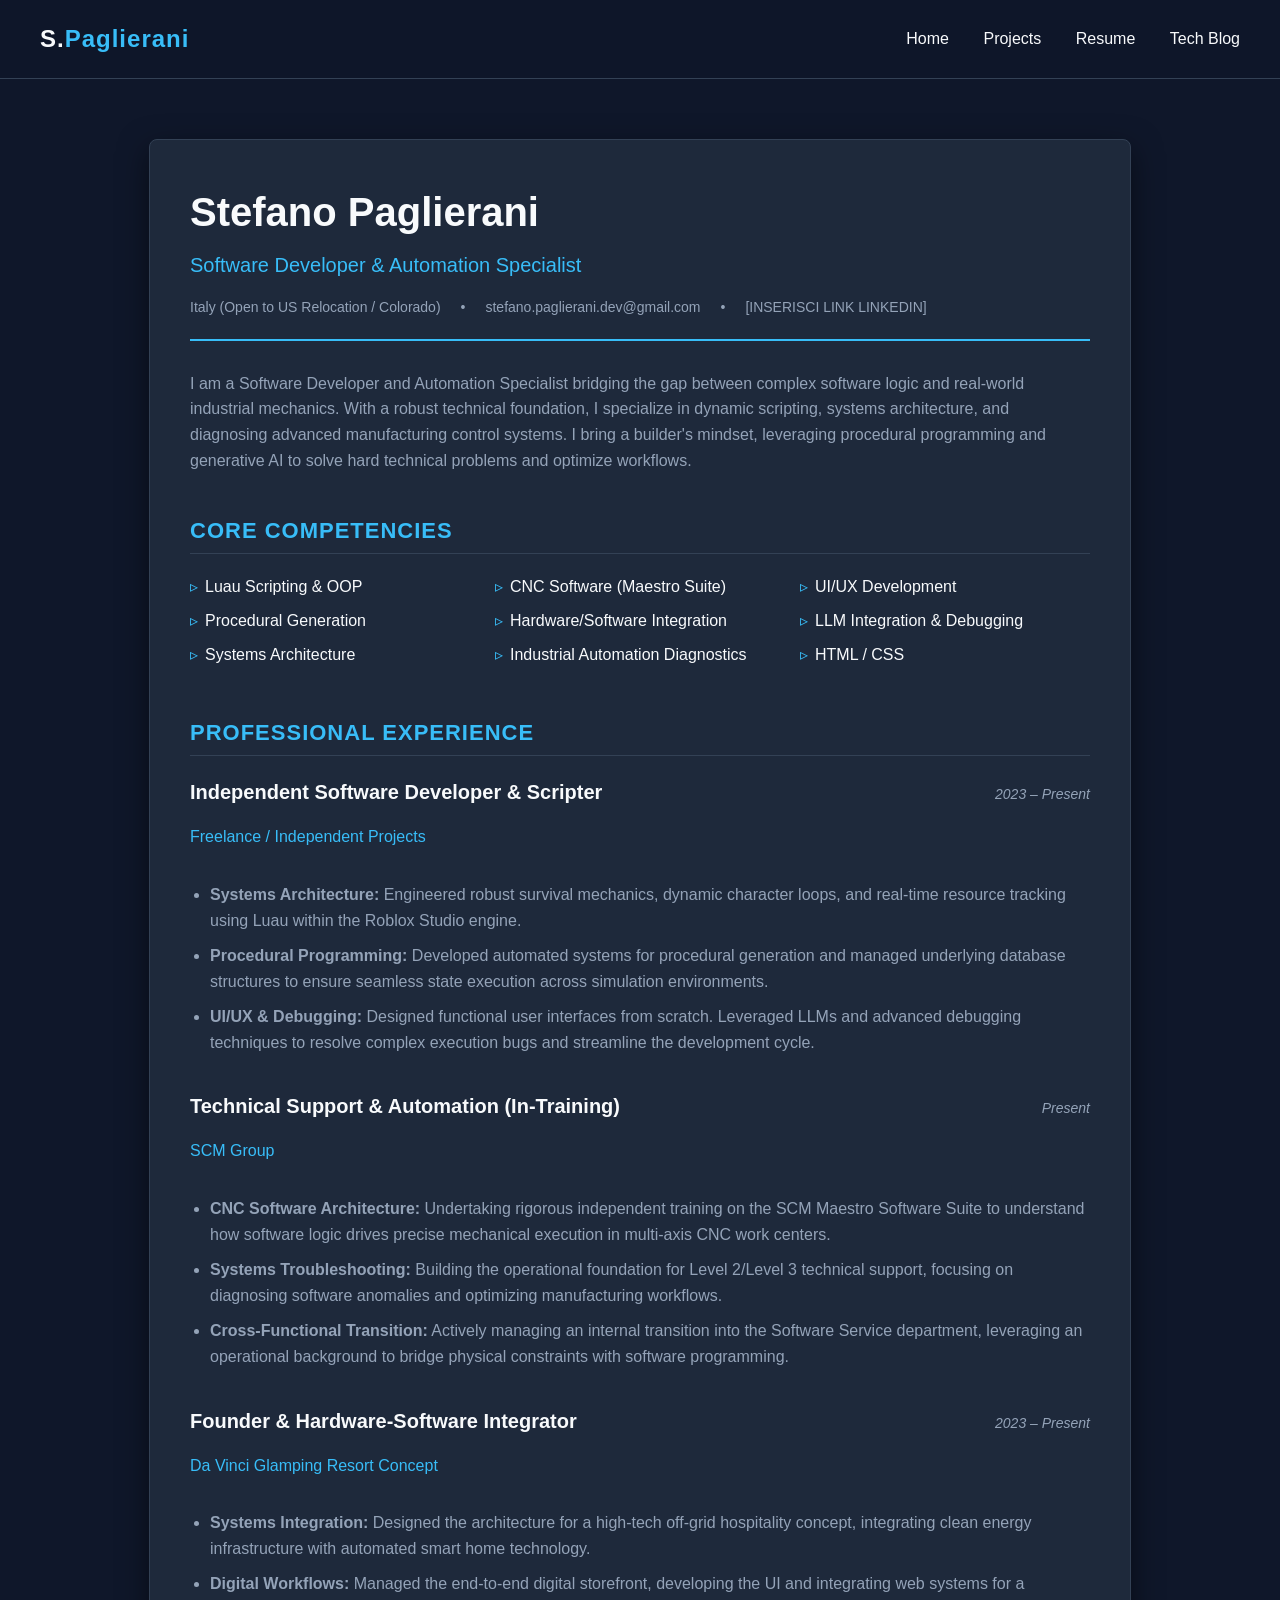
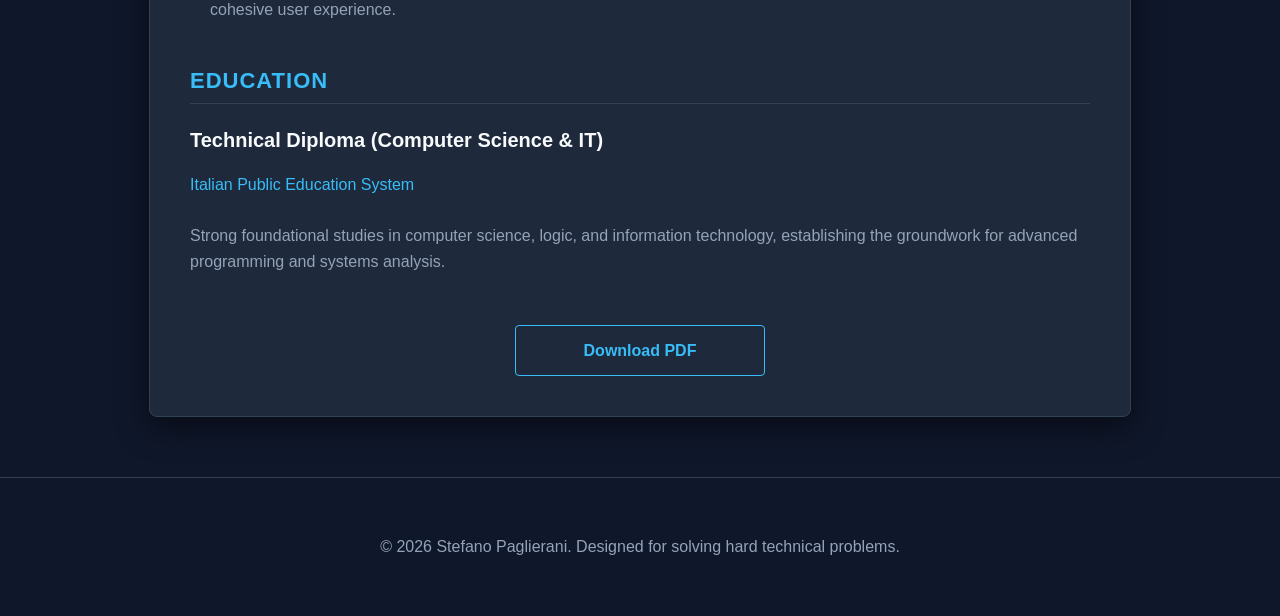
<file: Resume.html>
<!DOCTYPE html>
<html lang="en">
<head>
    <meta charset="UTF-8">
    <meta name="viewport" content="width=device-width, initial-scale=1.0">
    <title>Resume | Stefano Paglierani</title>
    <style>
        :root {
            --bg-color: #0f172a;
            --text-main: #f8fafc;
            --text-muted: #94a3b8;
            --accent: #38bdf8;
            --card-bg: #1e293b;
            --border-color: #334155;
        }

        body {
            margin: 0;
            font-family: 'Segoe UI', Roboto, Helvetica, sans-serif;
            background-color: var(--bg-color);
            color: var(--text-main);
            line-height: 1.6;
        }

        /* NAVBAR */
        header {
            background-color: rgba(15, 23, 42, 0.95);
            padding: 20px 40px;
            border-bottom: 1px solid var(--border-color);
            position: sticky;
            top: 0;
            z-index: 100;
        }

        nav {
            display: flex;
            justify-content: space-between;
            align-items: center;
            max-width: 1200px;
            margin: auto;
        }

        .logo {
            font-size: 24px;
            font-weight: 700;
            letter-spacing: 1px;
        }

        .logo span {
            color: var(--accent);
        }

        .menu a {
            margin-left: 30px;
            text-decoration: none;
            color: var(--text-main);
            font-weight: 500;
            transition: color 0.3s;
        }

        .menu a:hover {
            color: var(--accent);
        }

        /* RESUME CONTAINER */
        .resume-container {
            max-width: 900px;
            margin: 60px auto;
            padding: 40px;
            background-color: var(--card-bg);
            border: 1px solid var(--border-color);
            border-radius: 8px;
            box-shadow: 0 10px 30px rgba(0,0,0,0.5);
        }

        /* HEADER SECTION */
        .resume-header {
            border-bottom: 2px solid var(--accent);
            padding-bottom: 20px;
            margin-bottom: 30px;
        }

        .resume-header h1 {
            margin: 0;
            font-size: 40px;
        }

        .resume-header h2 {
            margin: 5px 0 15px 0;
            color: var(--accent);
            font-weight: 400;
            font-size: 20px;
        }

        .contact-info {
            display: flex;
            gap: 20px;
            color: var(--text-muted);
            font-size: 14px;
        }

        /* TYPOGRAPHY & LAYOUT */
        h3 {
            color: var(--accent);
            border-bottom: 1px solid var(--border-color);
            padding-bottom: 5px;
            margin-top: 40px;
            margin-bottom: 20px;
            font-size: 22px;
            text-transform: uppercase;
            letter-spacing: 1px;
        }

        p {
            color: var(--text-muted);
        }

        /* SKILLS GRID */
        .skills-grid {
            display: grid;
            grid-template-columns: repeat(3, 1fr);
            gap: 15px;
            color: var(--text-main);
        }

        .skills-grid ul {
            list-style-type: none;
            padding: 0;
            margin: 0;
        }

        .skills-grid li {
            margin-bottom: 8px;
            position: relative;
            padding-left: 15px;
        }

        .skills-grid li::before {
            content: "▹";
            color: var(--accent);
            position: absolute;
            left: 0;
        }

        /* EXPERIENCE BLOCKS */
        .job-block {
            margin-bottom: 35px;
        }

        .job-header {
            display: flex;
            justify-content: space-between;
            align-items: baseline;
            margin-bottom: 10px;
        }

        .job-title {
            font-size: 20px;
            font-weight: bold;
            color: var(--text-main);
            margin: 0;
        }

        .job-company {
            font-size: 16px;
            color: var(--accent);
            font-weight: 500;
        }

        .job-date {
            font-size: 14px;
            color: var(--text-muted);
            font-style: italic;
        }

        .job-block ul {
            padding-left: 20px;
            color: var(--text-muted);
        }

        .job-block li {
            margin-bottom: 10px;
        }

        /* BUTTON */
        .download-btn {
            display: block;
            width: 200px;
            margin: 50px auto 0 auto;
            text-align: center;
            background-color: transparent;
            color: var(--accent);
            padding: 12px 24px;
            border: 1px solid var(--accent);
            border-radius: 4px;
            text-decoration: none;
            font-weight: bold;
            transition: all 0.3s;
        }

        .download-btn:hover {
            background-color: var(--accent);
            color: var(--bg-color);
        }

        /* FOOTER */
        footer {
            text-align: center;
            padding: 40px;
            border-top: 1px solid var(--border-color);
            color: var(--text-muted);
            margin-top: 50px;
        }
    </style>
</head>
<body>

    <header>
        <nav>
            <div class="logo">S.<span>Paglierani</span></div>
            <div class="menu">
                <a href="index.html">Home</a>
                <a href="index.html#projects">Projects</a>
                <a href="resume.html">Resume</a>
                <a href="articles.html">Tech Blog</a>
            </div>
        </nav>
    </header>

    <div class="resume-container">
        
        <div class="resume-header">
            <h1>Stefano Paglierani</h1>
            <h2>Software Developer & Automation Specialist</h2>
            <div class="contact-info">
                <span>Italy (Open to US Relocation / Colorado)</span>
                <span>•</span>
                <span>stefano.paglierani.dev@gmail.com</span> <!-- AGGIORNA CON LA TUA VERA EMAIL -->
                <span>•</span>
                <span>[INSERISCI LINK LINKEDIN]</span>
            </div>
        </div>

        <div>
            <p>I am a Software Developer and Automation Specialist bridging the gap between complex software logic and real-world industrial mechanics. With a robust technical foundation, I specialize in dynamic scripting, systems architecture, and diagnosing advanced manufacturing control systems. I bring a builder's mindset, leveraging procedural programming and generative AI to solve hard technical problems and optimize workflows.</p>
        </div>

        <h3>Core Competencies</h3>
        <div class="skills-grid">
            <ul>
                <li>Luau Scripting & OOP</li>
                <li>Procedural Generation</li>
                <li>Systems Architecture</li>
            </ul>
            <ul>
                <li>CNC Software (Maestro Suite)</li>
                <li>Hardware/Software Integration</li>
                <li>Industrial Automation Diagnostics</li>
            </ul>
            <ul>
                <li>UI/UX Development</li>
                <li>LLM Integration & Debugging</li>
                <li>HTML / CSS</li>
            </ul>
        </div>

        <h3>Professional Experience</h3>

        <!-- ESPERIENZA 1 -->
        <div class="job-block">
            <div class="job-header">
                <div>
                    <p class="job-title">Independent Software Developer & Scripter</p>
                    <p class="job-company">Freelance / Independent Projects</p>
                </div>
                <div class="job-date">2023 – Present</div>
            </div>
            <ul>
                <li><strong>Systems Architecture:</strong> Engineered robust survival mechanics, dynamic character loops, and real-time resource tracking using Luau within the Roblox Studio engine.</li>
                <li><strong>Procedural Programming:</strong> Developed automated systems for procedural generation and managed underlying database structures to ensure seamless state execution across simulation environments.</li>
                <li><strong>UI/UX & Debugging:</strong> Designed functional user interfaces from scratch. Leveraged LLMs and advanced debugging techniques to resolve complex execution bugs and streamline the development cycle.</li>
            </ul>
        </div>

        <!-- ESPERIENZA 2 -->
        <div class="job-block">
            <div class="job-header">
                <div>
                    <p class="job-title">Technical Support & Automation (In-Training)</p>
                    <p class="job-company">SCM Group</p>
                </div>
                <div class="job-date">Present</div>
            </div>
            <ul>
                <li><strong>CNC Software Architecture:</strong> Undertaking rigorous independent training on the SCM Maestro Software Suite to understand how software logic drives precise mechanical execution in multi-axis CNC work centers.</li>
                <li><strong>Systems Troubleshooting:</strong> Building the operational foundation for Level 2/Level 3 technical support, focusing on diagnosing software anomalies and optimizing manufacturing workflows.</li>
                <li><strong>Cross-Functional Transition:</strong> Actively managing an internal transition into the Software Service department, leveraging an operational background to bridge physical constraints with software programming.</li>
            </ul>
        </div>

        <!-- ESPERIENZA 3 -->
        <div class="job-block">
            <div class="job-header">
                <div>
                    <p class="job-title">Founder & Hardware-Software Integrator</p>
                    <p class="job-company">Da Vinci Glamping Resort Concept</p>
                </div>
                <div class="job-date">2023 – Present</div>
            </div>
            <ul>
                <li><strong>Systems Integration:</strong> Designed the architecture for a high-tech off-grid hospitality concept, integrating clean energy infrastructure with automated smart home technology.</li>
                <li><strong>Digital Workflows:</strong> Managed the end-to-end digital storefront, developing the UI and integrating web systems for a cohesive user experience.</li>
            </ul>
        </div>

        <h3>Education</h3>
        <div class="job-block">
            <div class="job-header">
                <div>
                    <p class="job-title">Technical Diploma (Computer Science & IT)</p>
                    <p class="job-company">Italian Public Education System</p>
                </div>
            </div>
            <p style="margin-top: 5px;">Strong foundational studies in computer science, logic, and information technology, establishing the groundwork for advanced programming and systems analysis.</p>
        </div>

        <a href="#" class="download-btn">Download PDF</a>

    </div>

    <footer>
        <p>&copy; 2026 Stefano Paglierani. Designed for solving hard technical problems.</p>
    </footer>

</body>
</html>
</file>
<file: assets/css/site.css>
/* Stefano Paglierani — portfolio
   Identity: machine nameplate + production log. Light enamel base, ink type,
   signal yellow reserved for nameplates, anodized blue for links. One family (Archivo),
   contrast made with width: wide for names, normal for reading, condensed for data. */

@font-face {
  font-family: "Archivo";
  src: url("../fonts/archivo-latin-wdth-normal.woff2") format("woff2-variations"), url("../fonts/archivo-latin-wdth-normal.woff2") format("woff2");
  font-weight: 100 900; font-stretch: 62% 125%; font-style: normal; font-display: swap;
}
@font-face {
  font-family: "Archivo";
  src: url("../fonts/archivo-latin-wdth-italic.woff2") format("woff2-variations"), url("../fonts/archivo-latin-wdth-italic.woff2") format("woff2");
  font-weight: 100 900; font-stretch: 62% 125%; font-style: italic; font-display: swap;
}

:root {
  --enamel: #e6eaee;
  --paper: #f8f9fa;
  --ink: #14202c;
  --steel: #5d6b78;
  --line: #c3ccd5;
  --signal: #f2c230;
  --anodized: #1d4f91;
  --anodized-dark: #143a6c;

  --font: "Archivo", "Helvetica Neue", Arial, sans-serif;
  --measure: 66ch;
  --gutter: clamp(20px, 4vw, 48px);
  --max: 1240px;

  /* type scale, 1.25 steps from 17px */
  --t-small: 0.875rem;
  --t-body: 1.0625rem;
  --t-lead: 1.25rem;
  --t-h3: 1.5rem;
  --t-h2: clamp(1.75rem, 3vw, 2.25rem);
  --t-name: clamp(2.1rem, 4.4vw, 3.2rem);
  --t-hero: clamp(2.6rem, 7vw, 5.6rem);
}

*, *::before, *::after { box-sizing: border-box; }

html { -webkit-text-size-adjust: 100%; scroll-padding-top: 24px; }

body {
  margin: 0;
  background: var(--enamel);
  color: var(--ink);
  font-family: var(--font);
  font-size: var(--t-body);
  line-height: 1.6;
  font-variation-settings: "wdth" 100;
  -webkit-font-smoothing: antialiased;
}

img { display: block; max-width: 100%; height: auto; }

a { color: var(--anodized); text-decoration-thickness: 1px; text-underline-offset: 0.18em; }
a:hover { color: var(--anodized-dark); text-decoration-thickness: 2px; }
:focus-visible { outline: 3px solid var(--anodized); outline-offset: 3px; border-radius: 2px; }

.skip { position: absolute; left: -9999px; top: 8px; background: var(--ink); color: var(--paper); padding: 8px 14px; z-index: 10; }
.skip:focus { left: 8px; }

/* ---------- type ---------- */

h1, h2, h3, h4 { margin: 0; line-height: 1.05; text-wrap: balance; }

.wide { font-variation-settings: "wdth" 125; font-weight: 800; letter-spacing: -0.01em; }
.condensed { font-variation-settings: "wdth" 72; }

h1.wide { font-size: var(--t-hero); line-height: 0.96; }
h2 { font-size: var(--t-h2); font-variation-settings: "wdth" 118; font-weight: 750; }
h3 { font-size: var(--t-h3); font-variation-settings: "wdth" 110; font-weight: 700; }

p { margin: 0 0 1em; max-width: var(--measure); }
.lead { font-size: var(--t-lead); line-height: 1.5; color: var(--ink); max-width: 60ch; }
.muted { color: var(--steel); }
small, .small { font-size: var(--t-small); }

ul.facts { list-style: none; padding: 0; margin: 0 0 1.25em; max-width: var(--measure); }
ul.facts li { padding: 0.45em 0 0.45em 1.25em; border-top: 1px solid var(--line); position: relative; }
ul.facts li:last-child { border-bottom: 1px solid var(--line); }
ul.facts li::before { content: ""; position: absolute; left: 0; top: 1.05em; width: 0.5em; height: 0.5em; background: var(--ink); }

/* ---------- layout ---------- */

.wrap { max-width: var(--max); margin: 0 auto; padding-inline: var(--gutter); }
.section { padding-block: clamp(56px, 9vw, 112px); }
.section + .section { border-top: 1px solid var(--line); }
.section-head { display: flex; flex-wrap: wrap; align-items: baseline; justify-content: space-between; gap: 8px 24px; margin-bottom: clamp(28px, 4vw, 48px); }
.section-head p { margin: 0; color: var(--steel); max-width: 52ch; }

/* ---------- header / footer ---------- */

.site-header { border-bottom: 1px solid var(--line); background: var(--enamel); }
.site-header .wrap { display: flex; flex-wrap: wrap; align-items: center; justify-content: space-between; gap: 12px 32px; padding-block: 18px; }
.brand { font-variation-settings: "wdth" 125; font-weight: 800; font-size: 1.15rem; color: var(--ink); text-decoration: none; letter-spacing: -0.01em; }
.brand:hover { color: var(--ink); }
.site-nav { display: flex; flex-wrap: wrap; gap: 4px 24px; }
.site-nav a { color: var(--ink); text-decoration: none; font-weight: 550; padding-block: 4px; border-bottom: 2px solid transparent; }
.site-nav a:hover, .site-nav a[aria-current="page"] { border-bottom-color: var(--ink); color: var(--ink); }

.site-footer { background: var(--ink); color: var(--paper); padding-block: 56px 40px; margin-top: 0; }
.site-footer a { color: var(--paper); }
.site-footer .wrap { display: grid; gap: 28px; grid-template-columns: repeat(auto-fit, minmax(220px, 1fr)); align-items: start; }
.site-footer h2 { font-size: var(--t-h3); margin-bottom: 10px; }
.site-footer p { color: #b8c3ce; margin: 0 0 6px; }
.site-footer .fine { grid-column: 1 / -1; border-top: 1px solid #2d3b49; padding-top: 18px; font-size: var(--t-small); color: #8796a4; }

/* ---------- buttons ---------- */

.actions { display: flex; flex-wrap: wrap; gap: 12px; margin-top: 8px; }
.btn { display: inline-block; padding: 12px 20px; font-weight: 650; text-decoration: none; border: 2px solid var(--ink); color: var(--ink); background: transparent; line-height: 1.2; }
.btn:hover { background: var(--ink); color: var(--paper); text-decoration: none; }
.btn.solid { background: var(--ink); color: var(--paper); }
.btn.solid:hover { background: var(--anodized-dark); border-color: var(--anodized-dark); color: var(--paper); }

/* ---------- hero ---------- */

.hero { padding-block: clamp(40px, 7vw, 96px) clamp(24px, 4vw, 48px); }
.hero + .section { padding-top: clamp(40px, 6vw, 72px); border-top: 0; }
.hero-grid { display: grid; grid-template-columns: minmax(0, 7fr) minmax(0, 5fr); gap: clamp(32px, 5vw, 72px); align-items: start; }
.hero h1 { margin-bottom: 0.45em; }
.hero .lead { margin-bottom: 1.4em; }
.status-line { margin-top: 22px; font-size: var(--t-small); color: var(--steel); max-width: 52ch; }

/* ---------- production log (the signature element) ---------- */

.log { background: var(--paper); border: 2px solid var(--ink); position: relative; }
.log-title { background: var(--signal); display: flex; justify-content: space-between; align-items: baseline; gap: 12px; padding: 14px 18px 12px; border-bottom: 2px solid var(--ink); }
.log-title h2 { font-size: 1.1rem; font-variation-settings: "wdth" 125; font-weight: 800; }
.log-title span { font-size: var(--t-small); color: var(--ink); }
.log ol { list-style: none; margin: 0; padding: 0; }
.log li { display: grid; grid-template-columns: 5.6em minmax(0, 1fr); gap: 4px 14px; padding: 11px 18px; border-bottom: 1px solid var(--line); }
.log li:last-child { border-bottom: 0; }
.log time { font-variation-settings: "wdth" 72; font-weight: 700; font-variant-numeric: tabular-nums; white-space: nowrap; padding-top: 1px; }
.log .what { font-size: 0.97rem; line-height: 1.4; }
.log .what b { font-weight: 700; }
.log a { color: inherit; }
.log .what a { text-decoration-color: var(--line); }

.js .log li { opacity: 0; transform: translateY(4px); }
.js .log.is-running li { animation: stamp 0.32s ease-out forwards; animation-delay: calc(var(--i) * 90ms + 150ms); }
@keyframes stamp { to { opacity: 1; transform: none; } }

/* ---------- nameplate ---------- */

.plate {
  --rivet: radial-gradient(circle, #8a7322 0 2.5px, #c9a12a 3px 4px, transparent 4.5px);
  background:
    var(--rivet) 10px 10px / 14px 14px no-repeat,
    var(--rivet) calc(100% - 10px) 10px / 14px 14px no-repeat,
    var(--rivet) 10px calc(100% - 10px) / 14px 14px no-repeat,
    var(--rivet) calc(100% - 10px) calc(100% - 10px) / 14px 14px no-repeat,
    var(--signal);
  color: var(--ink);
  padding: 30px 32px;
  position: relative;
}
.plate::after { content: ""; position: absolute; inset: 22px; border: 1.5px solid rgba(20, 32, 44, 0.55); pointer-events: none; }
.plate dl { margin: 0; display: grid; grid-template-columns: max-content minmax(0, 1fr); gap: 8px 20px; position: relative; z-index: 1; padding: 12px 14px; }
.plate dt { font-variation-settings: "wdth" 72; font-weight: 700; }
.plate dd { margin: 0; }
.plate a { color: var(--ink); font-weight: 650; }

/* ---------- work (index) ---------- */

.work { display: grid; gap: clamp(64px, 9vw, 120px); }
.work-item { display: grid; grid-template-columns: minmax(0, 7fr) minmax(0, 5fr); gap: clamp(24px, 4vw, 56px); align-items: center; }
.work-item:nth-child(even) { grid-template-columns: minmax(0, 5fr) minmax(0, 7fr); }
.work-item:nth-child(even) .work-media { order: 2; }
.work-media { position: relative; }
.work-media img { width: 100%; border: 2px solid var(--ink); background: var(--ink); }
.work-media .inset { position: absolute; width: 38%; right: -14px; bottom: -22px; border: 2px solid var(--ink); box-shadow: 8px 8px 0 var(--enamel); }
.work-item:nth-child(even) .work-media .inset { right: auto; left: -14px; box-shadow: -8px 8px 0 var(--enamel); }
.work-text h3 { font-size: var(--t-name); font-variation-settings: "wdth" 125; font-weight: 800; margin-bottom: 0.35em; line-height: 0.98; }
.work-text h3 a { color: var(--ink); text-decoration: none; }
.work-text h3 a:hover { text-decoration: underline; text-decoration-thickness: 3px; }
.work-text .kind { font-weight: 650; margin-bottom: 0.6em; }
.work-text .stack { color: var(--steel); font-size: var(--t-small); margin-bottom: 1.1em; }
.links { display: flex; flex-wrap: wrap; gap: 6px 22px; font-weight: 650; }

/* earlier projects: a plain two-column register, not cards */
.register { display: grid; grid-template-columns: repeat(2, minmax(0, 1fr)); gap: 0 clamp(24px, 4vw, 56px); }
.register article { border-top: 2px solid var(--ink); padding: 18px 0 30px; }
.register h3 { margin-bottom: 0.4em; }
.register h3 a { color: var(--ink); text-decoration: none; }
.register h3 a:hover { text-decoration: underline; }
.register p { color: var(--ink); }
.register .meta { color: var(--steel); font-size: var(--t-small); margin-bottom: 0.5em; }

/* process */
.process { counter-reset: step; list-style: none; padding: 0; margin: 0; display: grid; grid-template-columns: repeat(4, minmax(0, 1fr)); gap: clamp(16px, 2.5vw, 32px); }
.process li { counter-increment: step; border-top: 2px solid var(--ink); padding-top: 14px; }
.process li::before { content: counter(step); display: block; font-variation-settings: "wdth" 125; font-weight: 800; font-size: 2.4rem; line-height: 1; margin-bottom: 10px; }
.process h3 { font-size: 1.15rem; margin-bottom: 0.4em; }
.process p { font-size: 0.97rem; color: var(--ink); }

.split { display: grid; grid-template-columns: minmax(0, 5fr) minmax(0, 7fr); gap: clamp(28px, 5vw, 72px); align-items: start; }

.writing { list-style: none; margin: 0; padding: 0; }
.writing li { border-top: 1px solid var(--line); padding: 16px 0; display: grid; grid-template-columns: minmax(0, 1fr) auto; gap: 4px 24px; align-items: baseline; }
.writing li:last-child { border-bottom: 1px solid var(--line); }
.writing a { font-weight: 700; font-size: 1.15rem; color: var(--ink); text-decoration: none; }
.writing a:hover { text-decoration: underline; }
.writing span { color: var(--steel); font-size: var(--t-small); }
.writing p { grid-column: 1 / -1; margin: 0; color: var(--steel); }

/* ---------- case study pages ---------- */

.crumbs { font-size: var(--t-small); padding-top: 28px; }
.crumbs a { color: var(--steel); }

.case-head { padding-block: 28px clamp(36px, 5vw, 56px); display: grid; grid-template-columns: minmax(0, 7fr) minmax(0, 5fr); gap: clamp(28px, 5vw, 64px); align-items: end; }
.case-head h1 { font-size: clamp(2.4rem, 6.4vw, 5rem); line-height: 0.96; margin-bottom: 0.4em; }
.case-head .lead { margin-bottom: 1.2em; }

.case-hero { margin: 0; }
.case-hero img { width: 100%; border: 2px solid var(--ink); background: var(--ink); }
.case-hero figcaption, figure figcaption { font-size: var(--t-small); color: var(--steel); margin-top: 10px; max-width: var(--measure); }

.case-body { display: grid; grid-template-columns: minmax(0, 3fr) minmax(0, 9fr); gap: clamp(20px, 4vw, 56px); padding-block: clamp(40px, 6vw, 72px); border-top: 1px solid var(--line); }
.case-body > h2 { position: sticky; top: 24px; align-self: start; font-size: 1.35rem; font-variation-settings: "wdth" 118; }
.case-body h3 { margin: 1.5em 0 0.5em; font-size: 1.2rem; }
.case-body h3:first-child { margin-top: 0; }

.gallery { display: grid; grid-template-columns: repeat(2, minmax(0, 1fr)); gap: 18px; margin: 1.5em 0; }
.gallery.three { grid-template-columns: repeat(3, minmax(0, 1fr)); }
.gallery figure { margin: 0; }
.gallery img { width: 100%; border: 2px solid var(--ink); background: var(--ink); }
.wide-figure { margin: 1.5em 0; }
.wide-figure img { width: 100%; border: 2px solid var(--ink); }

.numbers { width: 100%; border-collapse: collapse; margin: 1em 0 1.5em; font-size: 0.97rem; }
.numbers th, .numbers td { text-align: left; padding: 9px 12px 9px 0; border-bottom: 1px solid var(--line); vertical-align: top; }
.numbers th { font-variation-settings: "wdth" 72; font-weight: 700; width: 34%; }
.numbers td { font-variant-numeric: tabular-nums; }
.table-scroll { overflow-x: auto; }
.table-scroll .numbers { min-width: 640px; }
.table-scroll .numbers th { width: auto; }

.callout { border-left: 6px solid var(--signal); background: var(--paper); padding: 16px 20px; margin: 1.5em 0; max-width: var(--measure); }
.callout p:last-child { margin-bottom: 0; }

pre.code { background: var(--ink); color: #e6edf3; padding: 20px 22px; overflow-x: auto; font-size: 0.86rem; line-height: 1.55; margin: 1.2em 0 1.6em; font-family: ui-monospace, "SF Mono", Menlo, Consolas, monospace; border-left: 6px solid var(--signal); }
pre.code .c { color: #8fa1b3; }
pre.code .k { color: #f2c230; }
pre.code .s { color: #9fd8a6; }
code { font-family: ui-monospace, "SF Mono", Menlo, Consolas, monospace; font-size: 0.92em; background: rgba(20, 32, 44, 0.07); padding: 0.08em 0.3em; }
pre.code code { background: none; padding: 0; font-size: inherit; }

.flow { display: grid; grid-auto-flow: column; grid-auto-columns: minmax(0, 1fr); gap: 0; margin: 1.5em 0; border: 2px solid var(--ink); background: var(--paper); }
.flow div { padding: 14px 16px; border-right: 2px solid var(--ink); position: relative; }
.flow div:last-child { border-right: 0; }
.flow b { display: block; font-variation-settings: "wdth" 110; margin-bottom: 4px; }
.flow span { font-size: var(--t-small); color: var(--steel); display: block; line-height: 1.4; }

.next { display: flex; justify-content: space-between; flex-wrap: wrap; gap: 16px; padding-block: 36px 64px; border-top: 1px solid var(--line); font-weight: 650; }

/* article pages reuse case-body with a single column */
.article { max-width: 780px; margin: 0 auto; padding-block: 28px 80px; }
.article h1 { font-size: clamp(2.1rem, 5vw, 3.6rem); line-height: 1; margin: 0.3em 0 0.5em; }
.article h2 { font-size: 1.6rem; margin: 1.8em 0 0.6em; }
.article h3 { font-size: 1.2rem; margin: 1.4em 0 0.5em; }
.article .byline { color: var(--steel); font-size: var(--t-small); margin-bottom: 2em; }
.article ul { max-width: var(--measure); padding-left: 1.2em; }
.article li { margin-bottom: 0.5em; }

/* résumé */
.resume { display: grid; grid-template-columns: minmax(0, 4fr) minmax(0, 8fr); gap: clamp(28px, 5vw, 72px); padding-block: 28px 80px; }
.resume-side { position: sticky; top: 24px; align-self: start; }
.resume h1 { font-size: clamp(2.2rem, 5vw, 3.6rem); margin-bottom: 0.3em; }
.resume h2 { font-size: 1.35rem; margin: 2em 0 0.8em; padding-bottom: 8px; border-bottom: 2px solid var(--ink); }
.resume h2:first-child { margin-top: 0; }
.job { padding: 0 0 22px; margin-bottom: 18px; border-bottom: 1px solid var(--line); }
.job:last-child { border-bottom: 0; }
.job-top { display: flex; flex-wrap: wrap; justify-content: space-between; gap: 2px 18px; align-items: baseline; }
.job h3 { font-size: 1.15rem; }
.job .org { font-weight: 600; color: var(--anodized-dark); margin: 2px 0 8px; }
.job .when { color: var(--steel); font-variation-settings: "wdth" 72; font-weight: 700; white-space: nowrap; }
.job ul { padding-left: 1.1em; margin: 0; max-width: var(--measure); }
.job li { margin-bottom: 0.45em; }
.skills { display: grid; grid-template-columns: repeat(auto-fit, minmax(200px, 1fr)); gap: 8px 28px; }
.skills h3 { font-size: 1rem; margin-bottom: 6px; }
.skills ul { list-style: none; margin: 0 0 12px; padding: 0; }
.skills li { padding: 3px 0; border-bottom: 1px solid var(--line); }

/* ---------- responsive ---------- */

@media (max-width: 960px) {
  .hero-grid, .work-item, .case-head, .split, .resume { grid-template-columns: 1fr; }
  .work-item:nth-child(even) { grid-template-columns: 1fr; }
  .work-item:nth-child(even) .work-media { order: 0; }
  .work-media .inset { display: none; }
  .process { grid-template-columns: repeat(2, minmax(0, 1fr)); }
  .case-body { grid-template-columns: minmax(0, 1fr); }
  .case-body > h2, .resume-side { position: static; }
}
@media (max-width: 640px) {
  .register, .gallery, .gallery.three, .process { grid-template-columns: 1fr; }
  .flow { grid-auto-flow: row; }
  .flow div { border-right: 0; border-bottom: 2px solid var(--ink); }
  .flow div:last-child { border-bottom: 0; }
  .plate { padding: 26px 22px; }
  .plate dl { grid-template-columns: 1fr; gap: 2px 0; }
  .plate dd { margin-bottom: 8px; }
  .writing li { grid-template-columns: 1fr; }
}

@media (prefers-reduced-motion: reduce) {
  .js .log li { opacity: 1; transform: none; }
  .js .log.is-running li { animation: none; }
}

@media print {
  .site-header, .site-footer, .next, .crumbs { display: none; }
  body { background: #fff; }
  .resume { grid-template-columns: 1fr; }
}

/* narrow plates (résumé sidebar): stack labels over values, let long addresses wrap */
.resume-side .plate dl { grid-template-columns: 1fr; gap: 0; }
.resume-side .plate dt { margin-top: 8px; }
.resume-side .plate dt:first-child { margin-top: 0; }
.plate dd { overflow-wrap: anywhere; }
</file>
